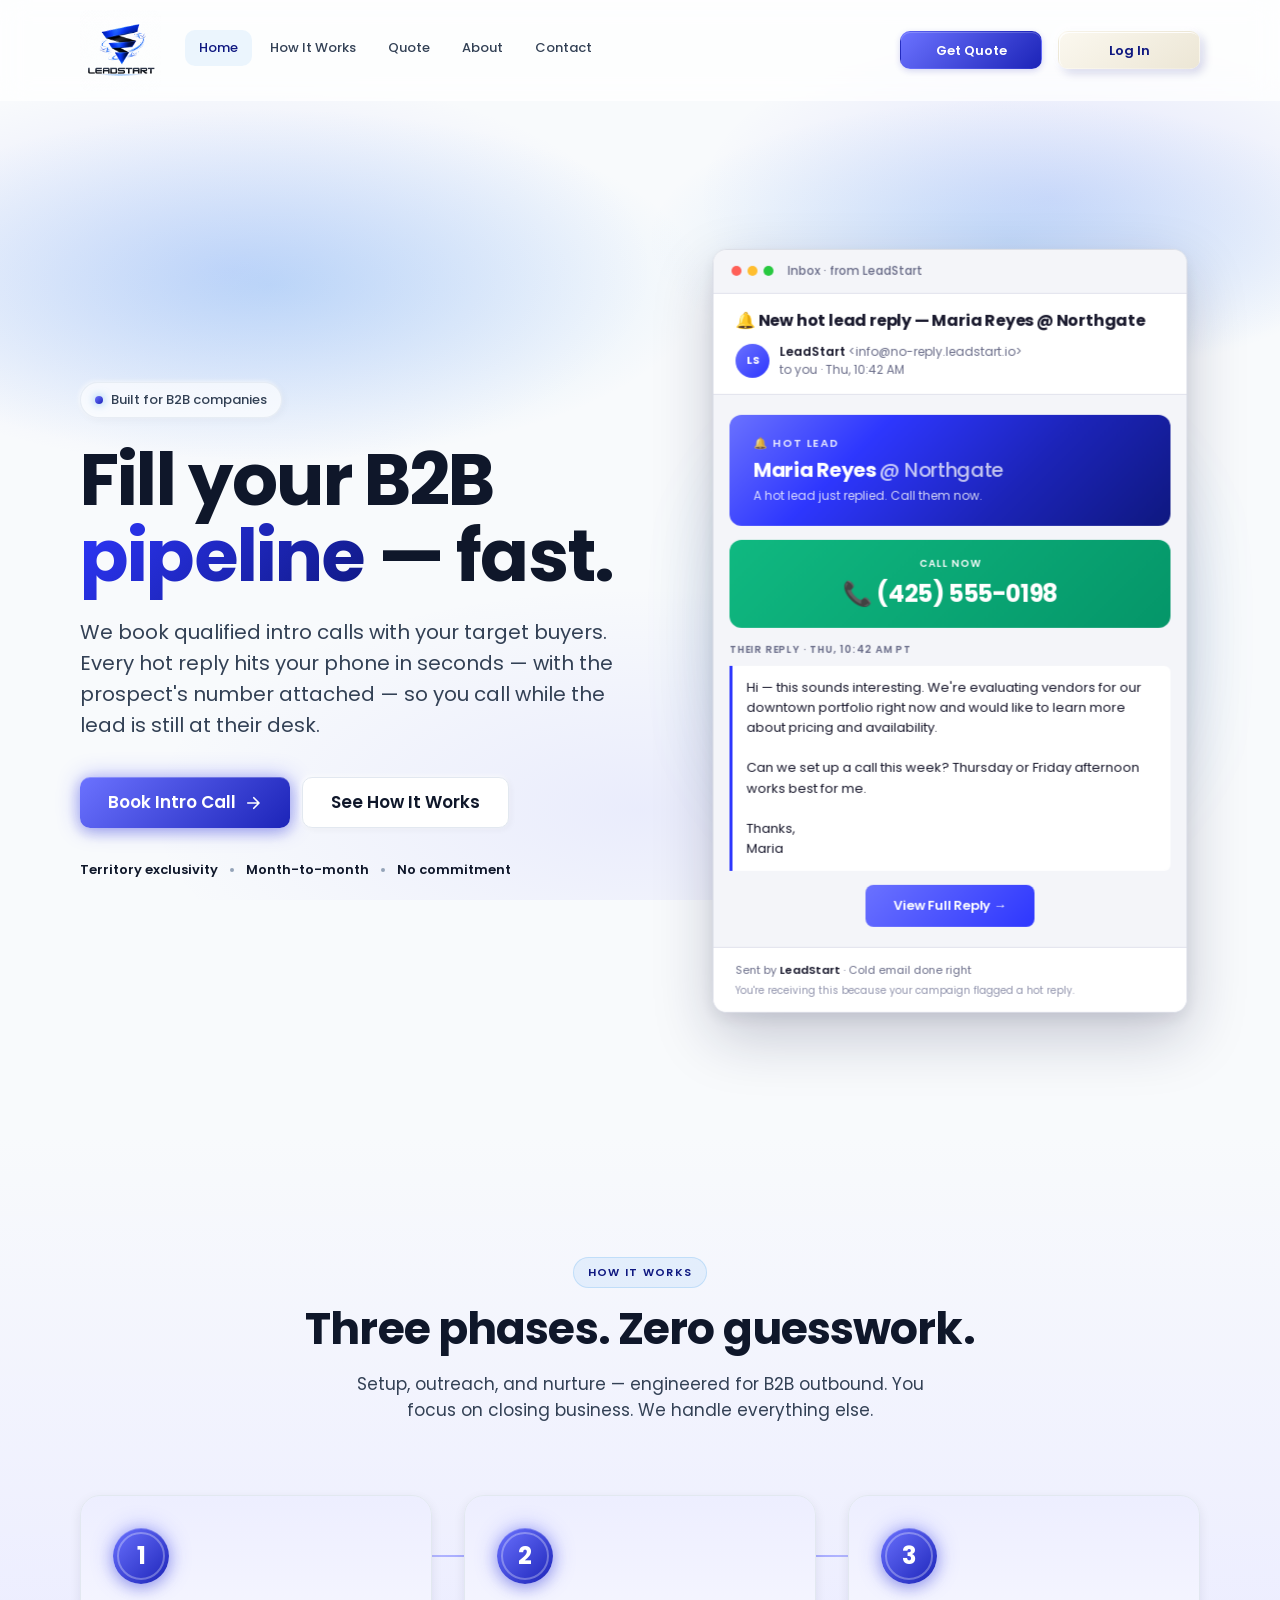
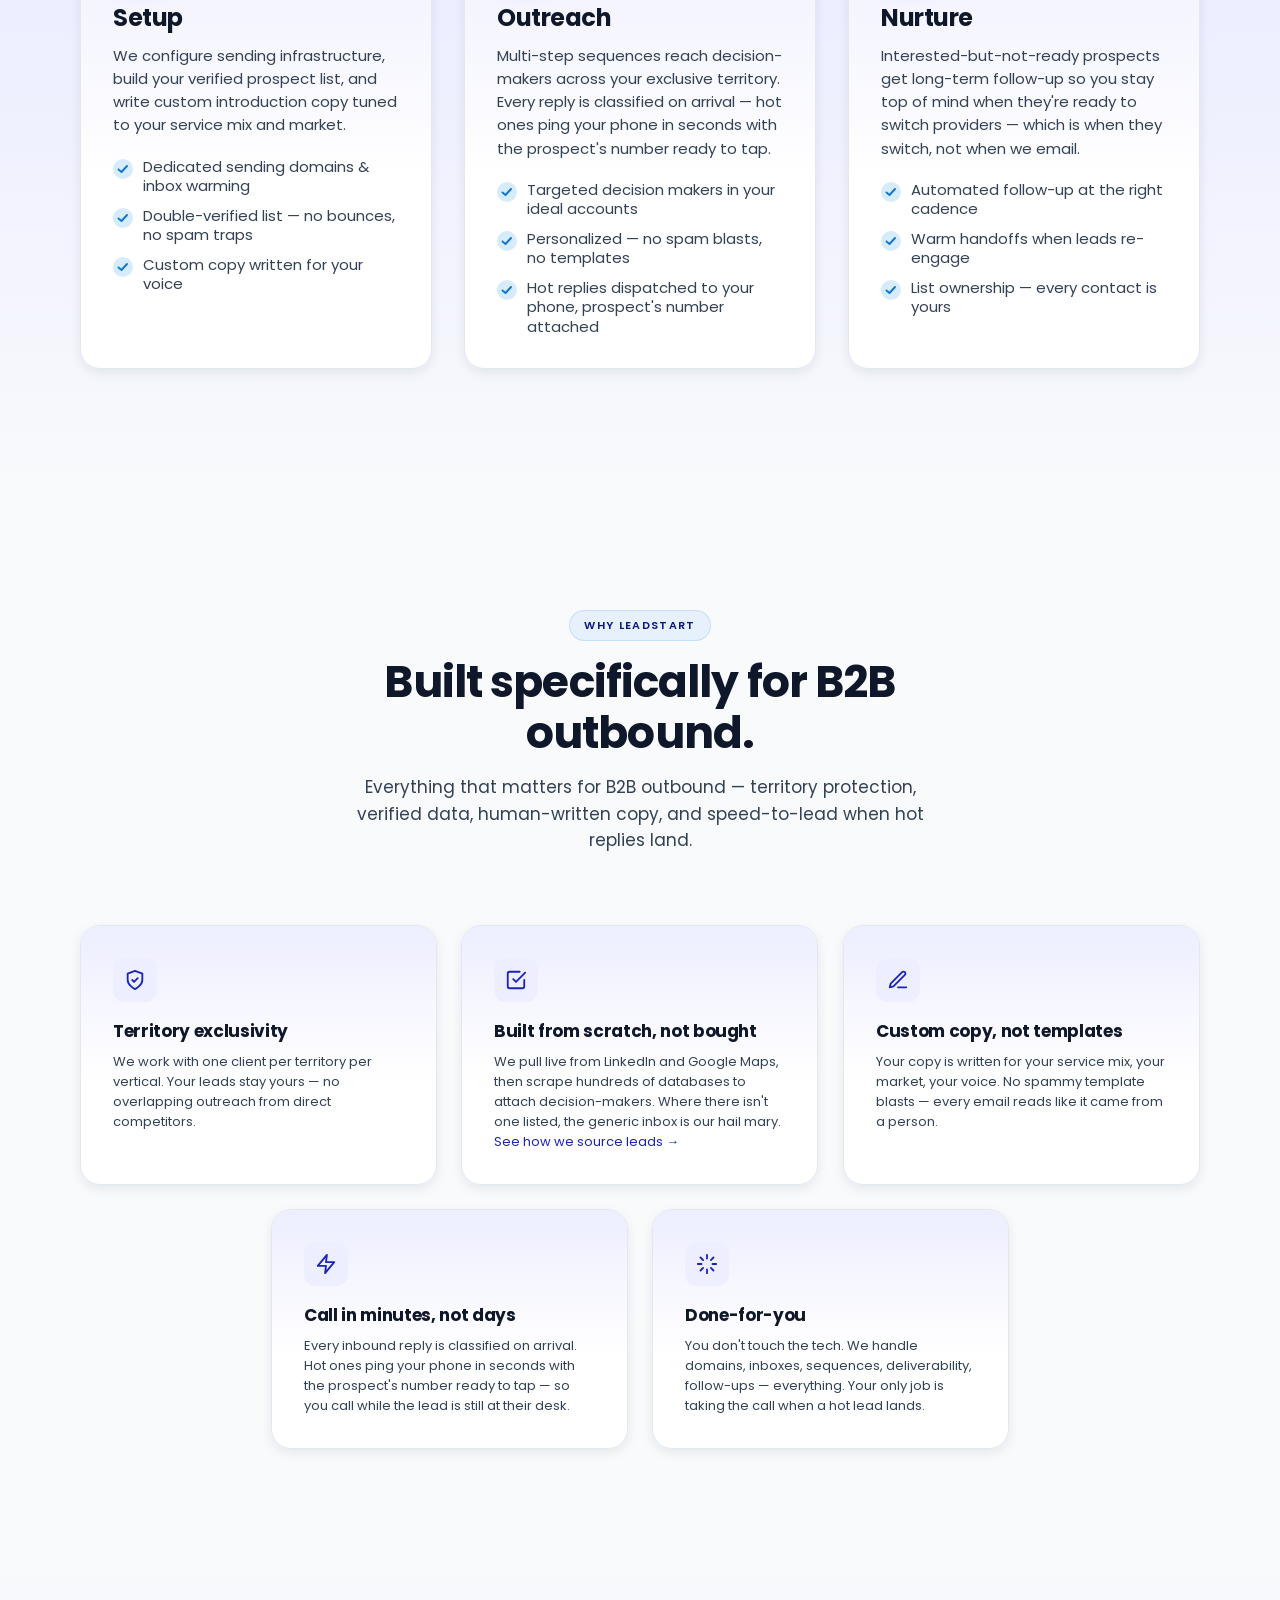
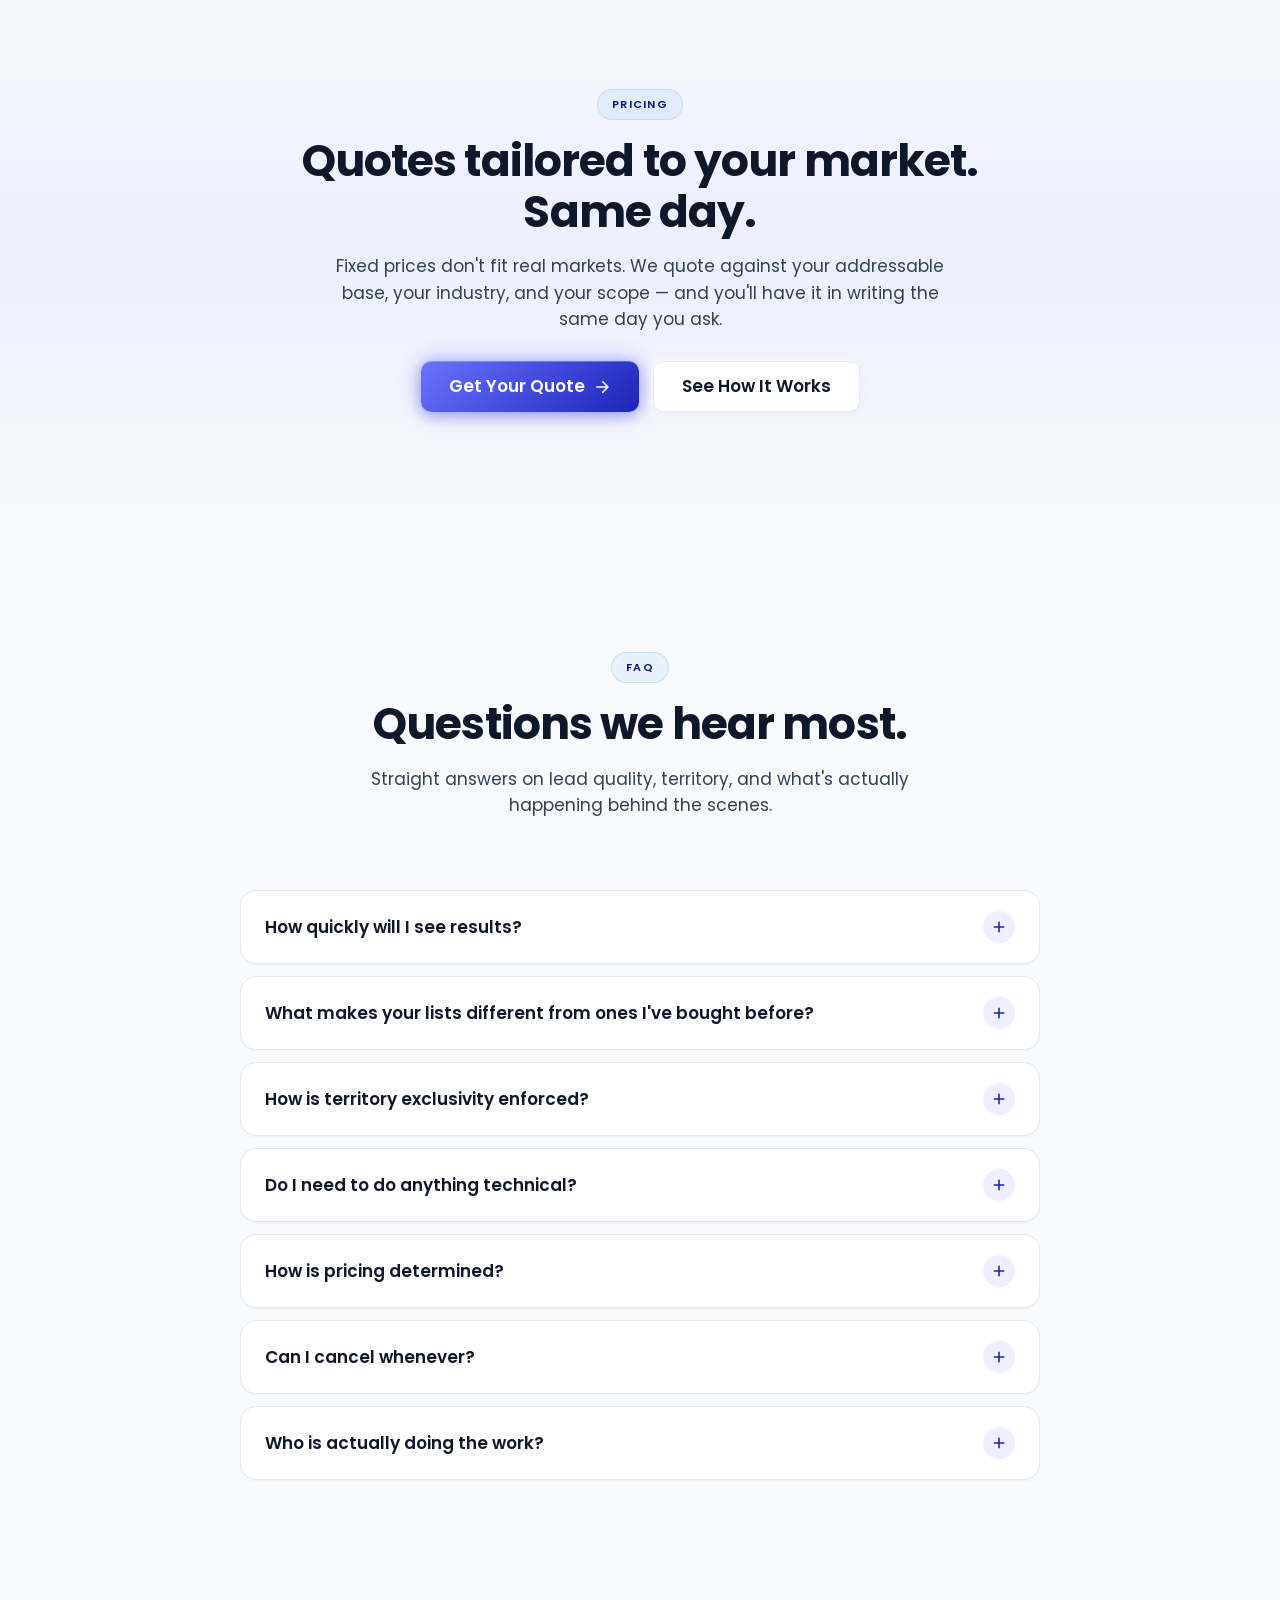
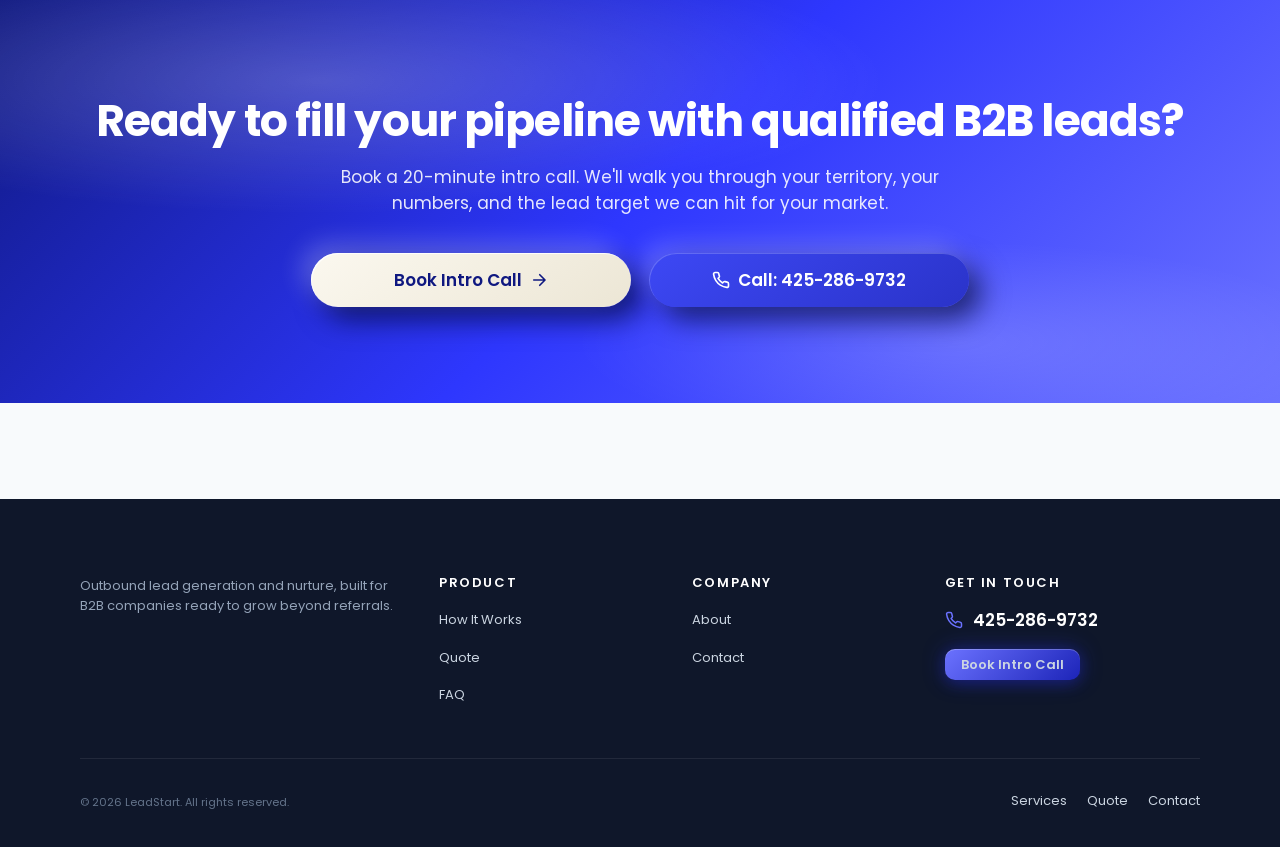
<file: index.html>
<!DOCTYPE html>
<html lang="en">
<head>
  <meta charset="UTF-8" />
  <meta name="viewport" content="width=device-width, initial-scale=1.0" />
  <meta name="theme-color" content="#2e37fe" />
  <title>LeadStart — Outbound Lead Generation for B2B Companies</title>
  <meta name="description" content="LeadStart books qualified intro calls with your target buyers. Custom cold email, verified lists, exclusive territory." />
  <meta name="author" content="LeadStart" />

  <!-- Open Graph -->
  <meta property="og:type" content="website" />
  <meta property="og:title" content="LeadStart — Outbound Lead Generation for B2B Companies" />
  <meta property="og:description" content="Simplified lead gen & nurture solution. Book qualified intro calls with commercial decision-makers — no ads, no spam blasts, just targeted outbound." />
  <meta property="og:url" content="https://leadstart.io/" />
  <meta property="og:image" content="/assets/img/og-image.png" />
  <meta name="twitter:card" content="summary_large_image" />

  <!-- Fonts -->
  <link rel="preconnect" href="https://fonts.googleapis.com" />
  <link rel="preconnect" href="https://fonts.gstatic.com" crossorigin />
  <link href="https://fonts.googleapis.com/css2?family=Poppins:wght@400;500;600;700&display=swap" rel="stylesheet" />

  <!-- Favicon -->
  <link rel="icon" type="image/png" href="/assets/img/favicon.png" />

  <!-- Styles (load order matters) -->
  <link rel="stylesheet" href="/assets/css/tokens.css" />
  <link rel="stylesheet" href="/assets/css/base.css" />
  <link rel="stylesheet" href="/assets/css/layout.css" />
  <link rel="stylesheet" href="/assets/css/components.css" />
  <link rel="stylesheet" href="/assets/css/pages.css" />

  <style>
    .quote-band { text-align: center; }
    .quote-band .section-header { margin-bottom: 8px; }
    .quote-band .quote-ctas {
      display: flex;
      gap: 14px;
      justify-content: center;
      flex-wrap: wrap;
      margin-top: 28px;
    }
  </style>
</head>
<body>

  <a href="#main" class="skip-link">Skip to content</a>

  <!-- =============== HEADER =============== -->
  <header class="site-header" id="siteHeader">
    <div class="nav">
      <a href="/" class="logo" aria-label="LeadStart home">
        <span class="logo-mark" aria-hidden="true">
          <img src="/assets/img/leadstart-logo.png" alt="" />
        </span>
      </a>

      <nav aria-label="Primary">
        <ul class="nav-links">
          <li><a href="/" class="active">Home</a></li>
          <li><a href="/services.html">How It Works</a></li>
          <li><a href="/quote.html">Quote</a></li>
          <li><a href="/about.html">About</a></li>
          <li><a href="/contact.html">Contact</a></li>
        </ul>
      </nav>

      <a href="/quote.html" class="btn btn-primary btn-sm nav-cta">
        Get Quote
      </a>
      <a href="/app/login" class="btn btn-secondary btn-sm nav-login">
        Log In
      </a>

      <button class="hamburger" type="button" aria-label="Open menu" aria-expanded="false" aria-controls="mobileDrawer">
        <span></span>
      </button>
    </div>
  </header>

  <!-- Mobile drawer -->
  <div class="mobile-drawer" id="mobileDrawer">
    <ul class="mobile-drawer-links">
      <li><a href="/" class="active">Home</a></li>
      <li><a href="/services.html">How It Works</a></li>
      <li><a href="/quote.html">Quote</a></li>
      <li><a href="/about.html">About</a></li>
      <li><a href="/contact.html">Contact</a></li>
    </ul>
    <a href="/app/login" class="btn btn-secondary" style="margin-bottom:10px;">
      Log In
    </a>
    <a href="/quote.html" class="btn btn-primary">
      Get Quote
      <svg viewBox="0 0 24 24" fill="none" stroke="currentColor" stroke-width="2.2" stroke-linecap="round" stroke-linejoin="round"><path d="M5 12h14M13 5l7 7-7 7"/></svg>
    </a>
  </div>

  <main id="main">

    <!-- =============== HERO =============== -->
    <section class="hero">
      <div class="container">
        <div class="hero-inner">
          <div class="hero-copy" data-reveal>
            <span class="pill-glass mb-24">
              <span class="dot"></span>
              Built for B2B companies
            </span>
            <h1>
              Fill your B2B <span class="text-grad">pipeline</span> — fast.
            </h1>
            <p class="lead">
              We book qualified intro calls with your target buyers. Every hot reply hits your phone in seconds — with the prospect's number attached — so you call while the lead is still at their desk.
            </p>
            <div class="hero-ctas">
              <a href="/contact.html" class="btn btn-primary btn-lg">
                Book Intro Call
                <svg viewBox="0 0 24 24" fill="none" stroke="currentColor" stroke-width="2.2" stroke-linecap="round" stroke-linejoin="round"><path d="M5 12h14M13 5l7 7-7 7"/></svg>
              </a>
              <a href="/services.html" class="btn btn-secondary btn-lg">
                See How It Works
              </a>
            </div>
            <div class="hero-trust">
              <strong class="text-primary">Territory exclusivity</strong>
              <span class="divider-dot"></span>
              <strong class="text-primary">Month-to-month</strong>
              <span class="divider-dot"></span>
              <strong class="text-primary">No commitment</strong>
            </div>
          </div>

          <!-- Hot-lead notification animation: envelope opens, email pops out -->
          <div class="hero-visual" aria-hidden="true">
            <div class="hla-stage">
              <div class="hla-envelope">
                <div class="hla-env-back"></div>
                <div class="hla-env-pocket"></div>
                <div class="hla-env-flap"></div>
                <div class="hla-seal">!</div>
                <div class="hla-pulse-ring"></div>
                <div class="hla-pulse-ring hla-r2"></div>
              </div>
              <div class="hla-mockup-slot">
                <div class="hla-mockup-inner">
                  <div class="hla-mockup-card">
                    <div class="hla-toolbar">
                      <div class="hla-dots"><span></span><span></span><span></span></div>
                      <span class="hla-toolbar-label">Inbox · from LeadStart</span>
                    </div>
                    <div class="hla-mail-header">
                      <div class="hla-subject">🔔 New hot lead reply — Maria Reyes @ Northgate</div>
                      <div class="hla-meta">
                        <div class="hla-avatar">LS</div>
                        <div class="hla-meta-body">
                          <div><strong>LeadStart</strong> &lt;info@no-reply.leadstart.io&gt;</div>
                          <div>to you · Thu, 10:42 AM</div>
                        </div>
                      </div>
                    </div>
                    <div class="hla-email-bg">
                      <div class="hla-hero-card">
                        <p class="hla-eyebrow">🔔 Hot lead</p>
                        <div class="hla-h1">Maria Reyes <span class="hla-dim">@ Northgate</span></div>
                        <p class="hla-sub">A hot lead just replied. Call them now.</p>
                      </div>
                      <div class="hla-phone">
                        <p class="hla-phone-label">Call now</p>
                        <p class="hla-phone-num">📞 (425) 555-0198</p>
                      </div>
                      <div class="hla-reply">
                        <p class="hla-reply-label">Their reply · Thu, 10:42 AM PT</p>
                        <div class="hla-reply-quote">Hi — this sounds interesting. We're evaluating vendors for our downtown portfolio right now and would like to learn more about pricing and availability.

Can we set up a call this week? Thursday or Friday afternoon works best for me.

Thanks,
Maria</div>
                      </div>
                      <div class="hla-cta-wrap">
                        <a href="#" class="hla-cta">View Full Reply →</a>
                      </div>
                    </div>
                    <div class="hla-footer">
                      <p class="hla-footer-line">Sent by <strong>LeadStart</strong> · Cold email done right</p>
                      <p class="hla-footer-fine">You're receiving this because your campaign flagged a hot reply.</p>
                    </div>
                  </div>
                </div>
              </div>
            </div>
          </div>
        </div>
      </div>
    </section>


    <!-- =============== 3-PHASE PROCESS =============== -->
    <section class="section process section-alt" id="process">
      <div class="container">
        <div class="section-header" data-reveal>
          <span class="eyebrow">How it works</span>
          <h2>Three phases. Zero guesswork.</h2>
          <p>Setup, outreach, and nurture — engineered for B2B outbound. You focus on closing business. We handle everything else.</p>
        </div>

        <div class="process-grid">

          <article class="card process-card" data-reveal>
            <div class="step-number">1</div>
            <h3>Setup</h3>
            <p>We configure sending infrastructure, build your verified prospect list, and write custom introduction copy tuned to your service mix and market.</p>
            <ul class="check-list">
              <li>Dedicated sending domains &amp; inbox warming</li>
              <li>Double-verified list — no bounces, no spam traps</li>
              <li>Custom copy written for your voice</li>
            </ul>
          </article>

          <article class="card process-card" data-reveal data-reveal-delay="0.1s">
            <div class="step-number">2</div>
            <h3>Outreach</h3>
            <p>Multi-step sequences reach decision-makers across your exclusive territory. Every reply is classified on arrival — hot ones ping your phone in seconds with the prospect's number ready to tap.</p>
            <ul class="check-list">
              <li>Targeted decision makers in your ideal accounts</li>
              <li>Personalized — no spam blasts, no templates</li>
              <li>Hot replies dispatched to your phone, prospect's number attached</li>
            </ul>
          </article>

          <article class="card process-card" data-reveal data-reveal-delay="0.2s">
            <div class="step-number">3</div>
            <h3>Nurture</h3>
            <p>Interested-but-not-ready prospects get long-term follow-up so you stay top of mind when they're ready to switch providers — which is when they switch, not when we email.</p>
            <ul class="check-list">
              <li>Automated follow-up at the right cadence</li>
              <li>Warm handoffs when leads re-engage</li>
              <li>List ownership — every contact is yours</li>
            </ul>
          </article>

        </div>
      </div>
    </section>


    <!-- =============== FEATURES =============== -->
    <section class="section" id="features">
      <div class="container">
        <div class="section-header" data-reveal>
          <span class="eyebrow">Why LeadStart</span>
          <h2>Built specifically for B2B outbound.</h2>
          <p>Everything that matters for B2B outbound — territory protection, verified data, human-written copy, and speed-to-lead when hot replies land.</p>
        </div>

        <div class="feature-grid">

          <article class="card card-hover feature-card" data-reveal>
            <div class="icon-chip" aria-hidden="true">
              <svg viewBox="0 0 24 24" fill="none" stroke="currentColor" stroke-width="2" stroke-linecap="round" stroke-linejoin="round"><path d="M12 22s8-4 8-10V5l-8-3-8 3v7c0 6 8 10 8 10z"/><path d="m9 12 2 2 4-4"/></svg>
            </div>
            <h4>Territory exclusivity</h4>
            <p>We work with one client per territory per vertical. Your leads stay yours — no overlapping outreach from direct competitors.</p>
          </article>

          <article class="card card-hover feature-card" data-reveal data-reveal-delay="0.05s">
            <div class="icon-chip" aria-hidden="true">
              <svg viewBox="0 0 24 24" fill="none" stroke="currentColor" stroke-width="2" stroke-linecap="round" stroke-linejoin="round"><path d="M9 11l3 3L22 4"/><path d="M21 12v7a2 2 0 0 1-2 2H5a2 2 0 0 1-2-2V5a2 2 0 0 1 2-2h11"/></svg>
            </div>
            <h4>Built from scratch, not bought</h4>
            <p>We pull live from LinkedIn and Google Maps, then scrape hundreds of databases to attach decision-makers. Where there isn't one listed, the generic inbox is our hail mary. <a href="/services.html#list-building">See how we source leads &rarr;</a></p>
          </article>

          <article class="card card-hover feature-card" data-reveal data-reveal-delay="0.1s">
            <div class="icon-chip" aria-hidden="true">
              <svg viewBox="0 0 24 24" fill="none" stroke="currentColor" stroke-width="2" stroke-linecap="round" stroke-linejoin="round"><path d="M12 20h9"/><path d="M16.5 3.5a2.121 2.121 0 0 1 3 3L7 19l-4 1 1-4L16.5 3.5z"/></svg>
            </div>
            <h4>Custom copy, not templates</h4>
            <p>Your copy is written for your service mix, your market, your voice. No spammy template blasts — every email reads like it came from a person.</p>
          </article>

          <article class="card card-hover feature-card" data-reveal data-reveal-delay="0.15s">
            <div class="icon-chip" aria-hidden="true">
              <svg viewBox="0 0 24 24" fill="none" stroke="currentColor" stroke-width="2" stroke-linecap="round" stroke-linejoin="round"><polygon points="13 2 3 14 12 14 11 22 21 10 12 10 13 2"/></svg>
            </div>
            <h4>Call in minutes, not days</h4>
            <p>Every inbound reply is classified on arrival. Hot ones ping your phone in seconds with the prospect's number ready to tap — so you call while the lead is still at their desk.</p>
          </article>

          <article class="card card-hover feature-card" data-reveal data-reveal-delay="0.2s">
            <div class="icon-chip" aria-hidden="true">
              <svg viewBox="0 0 24 24" fill="none" stroke="currentColor" stroke-width="2" stroke-linecap="round" stroke-linejoin="round"><path d="M12 2v4M12 18v4M4.93 4.93l2.83 2.83M16.24 16.24l2.83 2.83M2 12h4M18 12h4M4.93 19.07l2.83-2.83M16.24 7.76l2.83-2.83"/></svg>
            </div>
            <h4>Done-for-you</h4>
            <p>You don't touch the tech. We handle domains, inboxes, sequences, deliverability, follow-ups — everything. Your only job is taking the call when a hot lead lands.</p>
          </article>

        </div>
      </div>
    </section>


    <!-- =============== QUOTE BAND =============== -->
    <section class="section section-alt quote-band" id="pricing-teaser">
      <div class="container-narrow">
        <div class="section-header" data-reveal>
          <span class="eyebrow">Pricing</span>
          <h2>Quotes tailored to your market.<br>Same day.</h2>
          <p>Fixed prices don't fit real markets. We quote against your addressable base, your industry, and your scope — and you'll have it in writing the same day you ask.</p>
        </div>

        <div class="quote-ctas" data-reveal data-reveal-delay="0.1s">
          <a href="/quote.html" class="btn btn-primary btn-lg">
            Get Your Quote
            <svg viewBox="0 0 24 24" fill="none" stroke="currentColor" stroke-width="2.2" stroke-linecap="round" stroke-linejoin="round"><path d="M5 12h14M13 5l7 7-7 7"/></svg>
          </a>
          <a href="/services.html" class="btn btn-secondary btn-lg">See How It Works</a>
        </div>

      </div>
    </section>


    <!-- =============== FAQ =============== -->
    <section class="section" id="faq">
      <div class="container-narrow">
        <div class="section-header" data-reveal>
          <span class="eyebrow">FAQ</span>
          <h2>Questions we hear most.</h2>
          <p>Straight answers on lead quality, territory, and what's actually happening behind the scenes.</p>
        </div>

        <div class="faq-list" data-accordion-group>

          <details class="faq-item" data-accordion>
            <summary>
              How quickly will I see results?
              <span class="faq-icon" aria-hidden="true">
                <svg viewBox="0 0 24 24" fill="none" stroke="currentColor" stroke-width="2.4" stroke-linecap="round"><path d="M12 5v14M5 12h14"/></svg>
              </span>
            </summary>
            <div class="faq-body">
              <p>Setup and inbox warming takes the first two weeks. Sends begin in week 3 at a conservative volume and ramp up over the first month. Most clients see their first booked intro calls between weeks 3 and 5, with volume increasing through month two as the full sequence rolls out.</p>
            </div>
          </details>

          <details class="faq-item" data-accordion>
            <summary>
              What makes your lists different from ones I've bought before?
              <span class="faq-icon" aria-hidden="true">
                <svg viewBox="0 0 24 24" fill="none" stroke="currentColor" stroke-width="2.4" stroke-linecap="round"><path d="M12 5v14M5 12h14"/></svg>
              </span>
            </summary>
            <div class="faq-body">
              <p>Recycled lists get everyone nowhere. Ours are pulled fresh for your exact market and role targets, then double-verified before a single send. You own every contact outright — nothing is resold, and nothing overlaps with another client's outreach.</p>
            </div>
          </details>

          <details class="faq-item" data-accordion>
            <summary>
              How is territory exclusivity enforced?
              <span class="faq-icon" aria-hidden="true">
                <svg viewBox="0 0 24 24" fill="none" stroke="currentColor" stroke-width="2.4" stroke-linecap="round"><path d="M12 5v14M5 12h14"/></svg>
              </span>
            </summary>
            <div class="faq-body">
              <p>We sign one client per territory per vertical. Your prospect list is carved from that market and reserved for you — no one else we work with is emailing your prospects, period. If a direct competitor approaches us for the same territory, we decline.</p>
            </div>
          </details>

          <details class="faq-item" data-accordion>
            <summary>
              Do I need to do anything technical?
              <span class="faq-icon" aria-hidden="true">
                <svg viewBox="0 0 24 24" fill="none" stroke="currentColor" stroke-width="2.4" stroke-linecap="round"><path d="M12 5v14M5 12h14"/></svg>
              </span>
            </summary>
            <div class="faq-body">
              <p>No. We handle domains, inbox configuration, deliverability, sequence setup, warming, and follow-ups. Your only job is replying to interested leads — which we route to your main inbox in real time.</p>
            </div>
          </details>

          <details class="faq-item" data-accordion>
            <summary>
              How is pricing determined?
              <span class="faq-icon" aria-hidden="true">
                <svg viewBox="0 0 24 24" fill="none" stroke="currentColor" stroke-width="2.4" stroke-linecap="round"><path d="M12 5v14M5 12h14"/></svg>
              </span>
            </summary>
            <div class="faq-body">
              <p>We price against your market, not a fixed tier. The setup fee covers domains, inbox provisioning, deliverability warming, custom copy, and verified list build — it scales with the size of your addressable market. Monthly rate is tied to your agreed lead target. You'll have a written quote with both line items the same day you ask.</p>
            </div>
          </details>

          <details class="faq-item" data-accordion>
            <summary>
              Can I cancel whenever?
              <span class="faq-icon" aria-hidden="true">
                <svg viewBox="0 0 24 24" fill="none" stroke="currentColor" stroke-width="2.4" stroke-linecap="round"><path d="M12 5v14M5 12h14"/></svg>
              </span>
            </summary>
            <div class="faq-body">
              <p>Yes. Month-to-month. No annual contracts. If the campaign isn't producing, we'd rather part ways than have you locked in.</p>
            </div>
          </details>

          <details class="faq-item" data-accordion>
            <summary>
              Who is actually doing the work?
              <span class="faq-icon" aria-hidden="true">
                <svg viewBox="0 0 24 24" fill="none" stroke="currentColor" stroke-width="2.4" stroke-linecap="round"><path d="M12 5v14M5 12h14"/></svg>
              </span>
            </summary>
            <div class="faq-body">
              <p>A small, direct team — no outsourcing, no offshore content mills. Daniel runs strategy and client calls. Copy and list builds are handled in-house by people who've worked on B2B outbound specifically.</p>
            </div>
          </details>

        </div>
      </div>
    </section>


    <!-- =============== FINAL CTA BAND =============== -->
    <section class="cta-band">
      <div class="container">
        <h2 data-reveal>Ready to fill your pipeline with qualified B2B leads?</h2>
        <p data-reveal data-reveal-delay="0.1s">Book a 20-minute intro call. We'll walk you through your territory, your numbers, and the lead target we can hit for your market.</p>
        <div class="row" data-reveal data-reveal-delay="0.2s">
          <a href="/contact.html" class="btn btn-on-dark btn-lg">
            Book Intro Call
            <svg viewBox="0 0 24 24" fill="none" stroke="currentColor" stroke-width="2.2" stroke-linecap="round" stroke-linejoin="round"><path d="M5 12h14M13 5l7 7-7 7"/></svg>
          </a>
          <a href="tel:+14252869732" class="btn btn-ghost-on-dark btn-lg">
            <svg viewBox="0 0 24 24" fill="none" stroke="currentColor" stroke-width="2.2" stroke-linecap="round" stroke-linejoin="round"><path d="M22 16.92v3a2 2 0 0 1-2.18 2 19.79 19.79 0 0 1-8.63-3.07 19.5 19.5 0 0 1-6-6 19.79 19.79 0 0 1-3.07-8.67A2 2 0 0 1 4.11 2h3a2 2 0 0 1 2 1.72 12.84 12.84 0 0 0 .7 2.81 2 2 0 0 1-.45 2.11L8.09 9.91a16 16 0 0 0 6 6l1.27-1.27a2 2 0 0 1 2.11-.45 12.84 12.84 0 0 0 2.81.7A2 2 0 0 1 22 16.92z"/></svg>
            Call: 425-286-9732
          </a>
        </div>
      </div>
    </section>

  </main>


  <!-- =============== FOOTER =============== -->
  <footer class="site-footer">
    <div class="container">
      <div class="footer-grid">

        <div class="footer-brand">
          <p>Outbound lead generation and nurture, built for B2B companies ready to grow beyond referrals.</p>
        </div>

        <div>
          <h5>Product</h5>
          <ul>
            <li><a href="/services.html">How It Works</a></li>
            <li><a href="/quote.html">Quote</a></li>
            <li><a href="/#faq">FAQ</a></li>
          </ul>
        </div>

        <div>
          <h5>Company</h5>
          <ul>
            <li><a href="/about.html">About</a></li>
            <li><a href="/contact.html">Contact</a></li>
          </ul>
        </div>

        <div>
          <h5>Get in touch</h5>
          <a href="tel:+14252869732" class="phone-link">
            <svg viewBox="0 0 24 24" fill="none" stroke="currentColor" stroke-width="2" stroke-linecap="round" stroke-linejoin="round" width="18" height="18"><path d="M22 16.92v3a2 2 0 0 1-2.18 2 19.79 19.79 0 0 1-8.63-3.07 19.5 19.5 0 0 1-6-6 19.79 19.79 0 0 1-3.07-8.67A2 2 0 0 1 4.11 2h3a2 2 0 0 1 2 1.72 12.84 12.84 0 0 0 .7 2.81 2 2 0 0 1-.45 2.11L8.09 9.91a16 16 0 0 0 6 6l1.27-1.27a2 2 0 0 1 2.11-.45 12.84 12.84 0 0 0 2.81.7A2 2 0 0 1 22 16.92z"/></svg>
            425-286-9732
          </a>
          <a href="/contact.html" class="btn btn-primary btn-sm">Book Intro Call</a>
        </div>
      </div>

      <div class="footer-bottom">
        <span>&copy; <span id="year">2026</span> LeadStart. All rights reserved.</span>
        <ul class="footer-bottom-links">
          <li><a href="/services.html">Services</a></li>
          <li><a href="/quote.html">Quote</a></li>
          <li><a href="/contact.html">Contact</a></li>
        </ul>
      </div>
    </div>
  </footer>

  <script>document.getElementById('year').textContent = new Date().getFullYear();</script>
  <script defer src="/assets/js/nav.js"></script>
  <script defer src="/assets/js/accordion.js"></script>
  <script defer src="/assets/js/reveal.js"></script>
  <!-- Pan Pal is off for the time being: his files stay (assets/js/panpal.js, assets/css/panpal.css); add his stylesheet and script back to turn him on -->
</body>
</html>
</file>
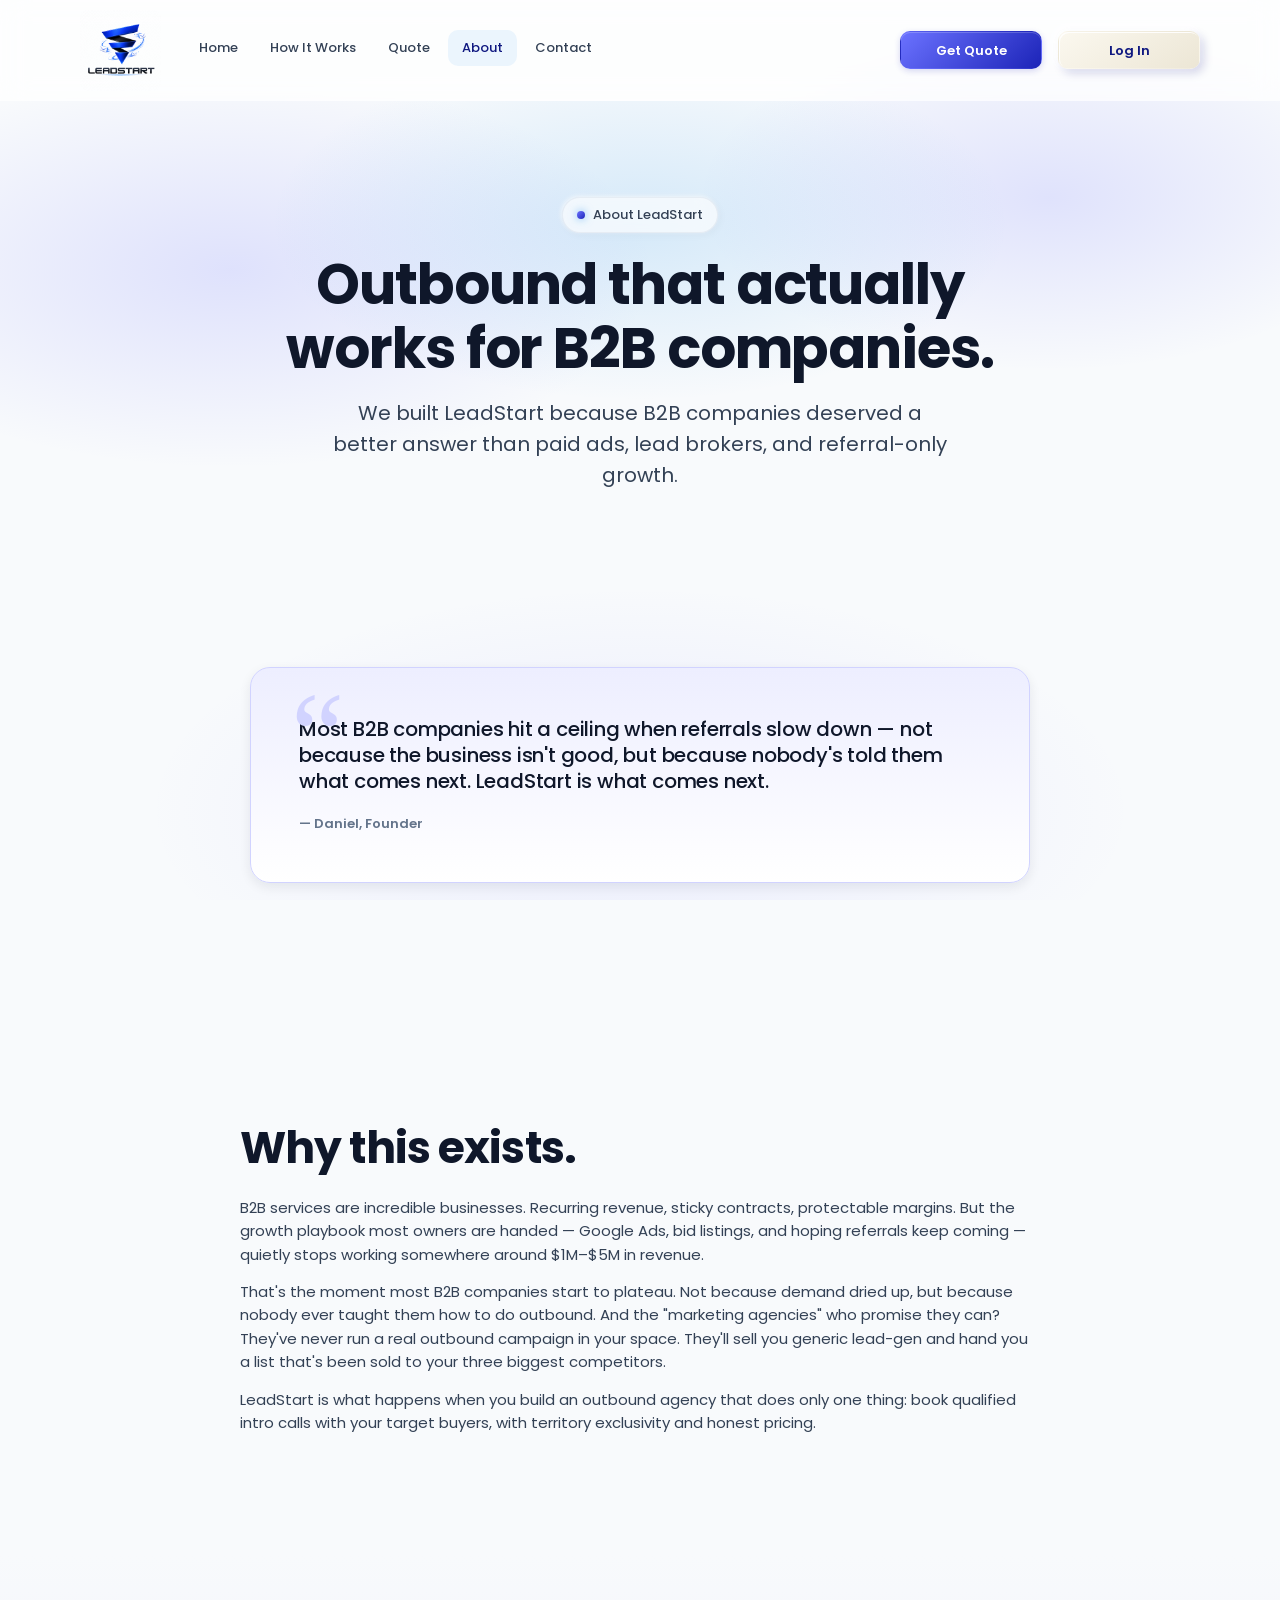
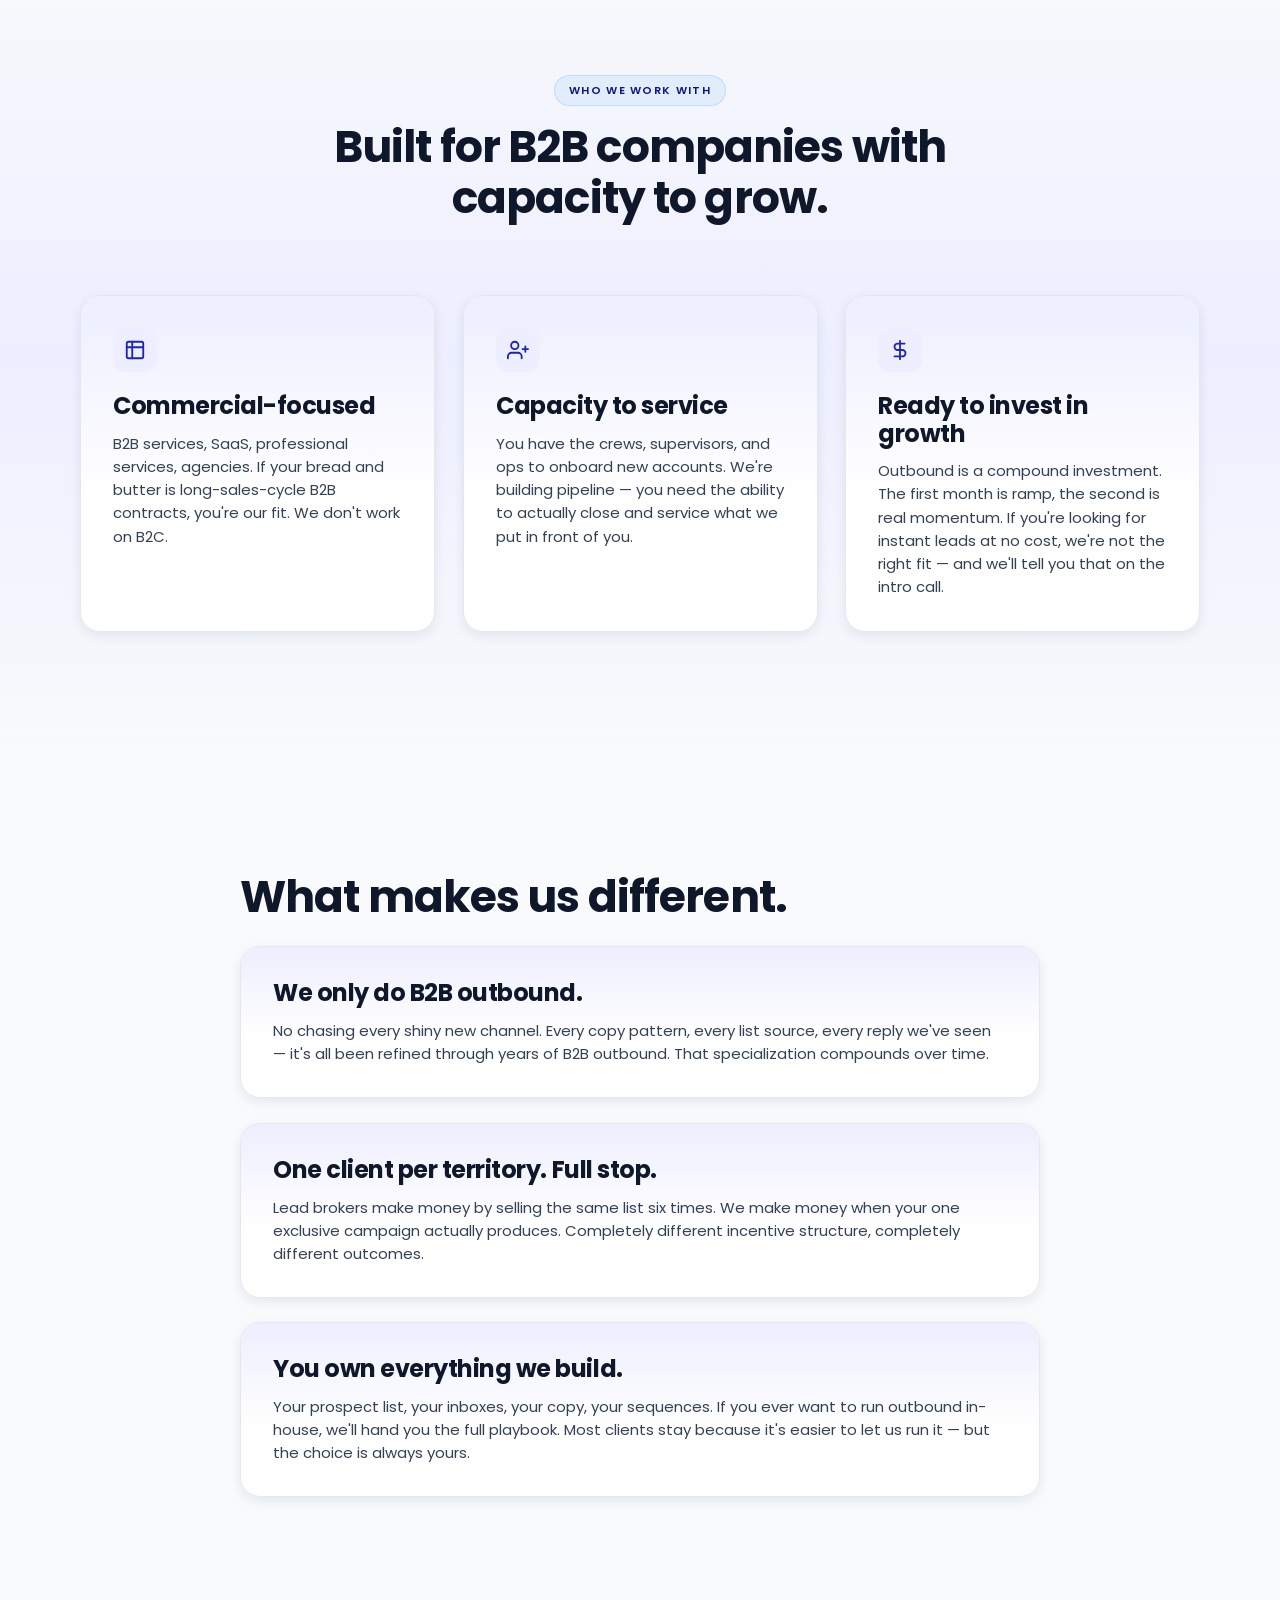
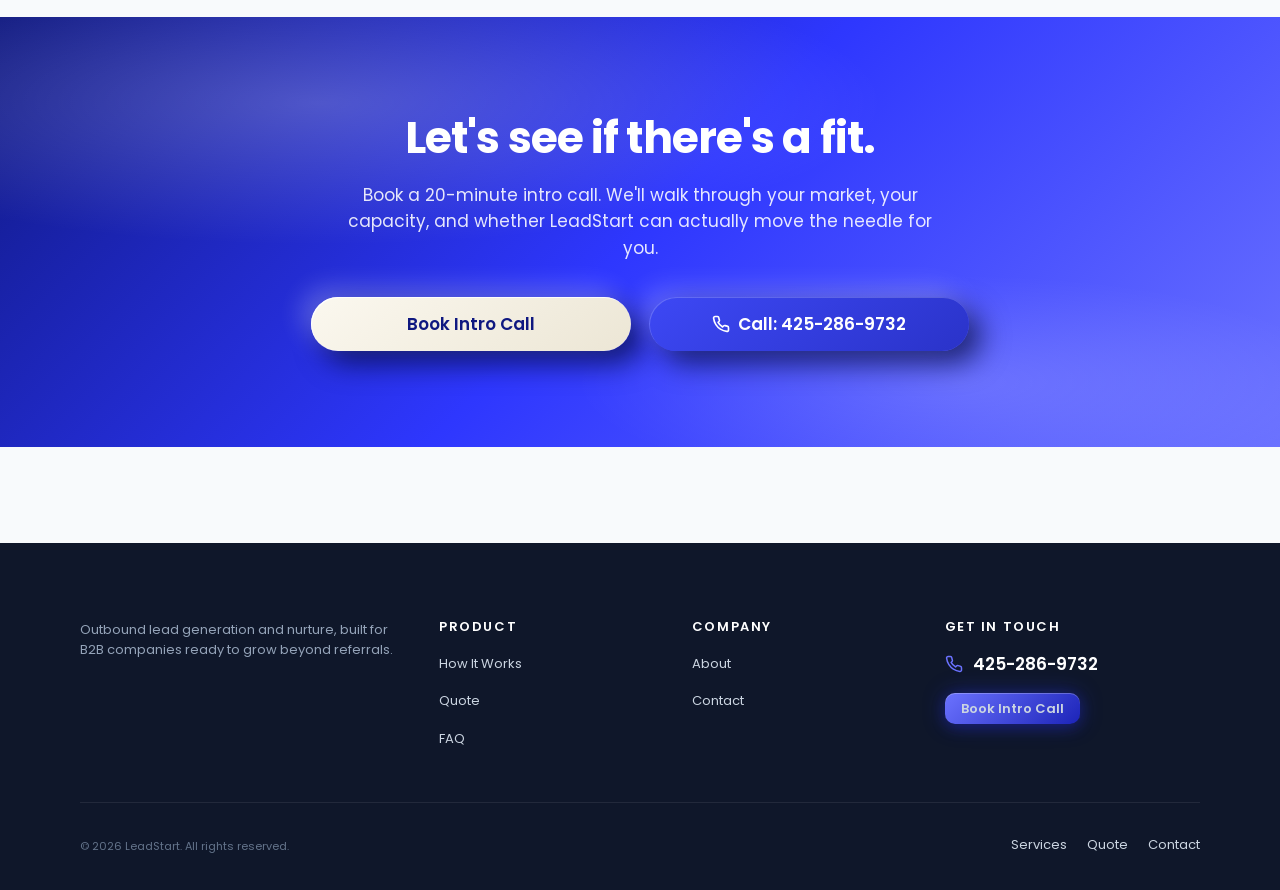
<file: about.html>
<!DOCTYPE html>
<html lang="en">
<head>
  <meta charset="UTF-8" />
  <meta name="viewport" content="width=device-width, initial-scale=1.0" />
  <meta name="theme-color" content="#2e37fe" />
  <title>About — LeadStart</title>
  <meta name="description" content="Why LeadStart exists: we help B2B companies grow beyond referrals with outbound that actually works." />

  <meta property="og:type" content="website" />
  <meta property="og:title" content="About — LeadStart" />
  <meta property="og:description" content="Why LeadStart exists, who we work with, and what makes our outbound different." />
  <meta property="og:url" content="https://leadstart.io/about.html" />
  <meta property="og:image" content="/assets/img/og-image.png" />

  <link rel="preconnect" href="https://fonts.googleapis.com" />
  <link rel="preconnect" href="https://fonts.gstatic.com" crossorigin />
  <link href="https://fonts.googleapis.com/css2?family=Poppins:wght@400;500;600;700&display=swap" rel="stylesheet" />
  <link rel="icon" type="image/png" href="/assets/img/favicon.png" />

  <link rel="stylesheet" href="/assets/css/tokens.css" />
  <link rel="stylesheet" href="/assets/css/base.css" />
  <link rel="stylesheet" href="/assets/css/layout.css" />
  <link rel="stylesheet" href="/assets/css/components.css" />
  <link rel="stylesheet" href="/assets/css/pages.css" />
</head>
<body>

  <a href="#main" class="skip-link">Skip to content</a>

  <header class="site-header">
    <div class="nav">
      <a href="/" class="logo" aria-label="LeadStart home">
        <span class="logo-mark" aria-hidden="true">
          <img src="/assets/img/leadstart-logo.png" alt="" />
        </span>
      </a>
      <nav aria-label="Primary">
        <ul class="nav-links">
          <li><a href="/">Home</a></li>
          <li><a href="/services.html">How It Works</a></li>
          <li><a href="/quote.html">Quote</a></li>
          <li><a href="/about.html" class="active">About</a></li>
          <li><a href="/contact.html">Contact</a></li>
        </ul>
      </nav>
      <a href="/quote.html" class="btn btn-primary btn-sm nav-cta">
        Get Quote
      </a>
      <a href="/app/login" class="btn btn-secondary btn-sm nav-login">
        Log In
      </a>
      <button class="hamburger" type="button" aria-label="Open menu" aria-expanded="false" aria-controls="mobileDrawer">
        <span></span>
      </button>
    </div>
  </header>

  <div class="mobile-drawer" id="mobileDrawer">
    <ul class="mobile-drawer-links">
      <li><a href="/">Home</a></li>
      <li><a href="/services.html">How It Works</a></li>
      <li><a href="/quote.html">Quote</a></li>
      <li><a href="/about.html" class="active">About</a></li>
      <li><a href="/contact.html">Contact</a></li>
    </ul>
    <a href="/app/login" class="btn btn-secondary" style="margin-bottom:10px;">
      Log In
    </a>
    <a href="/quote.html" class="btn btn-primary">Get Quote</a>
  </div>

  <main id="main">

    <section class="page-hero">
      <div class="container-narrow">
        <span class="pill-glass mb-20" data-reveal>
          <span class="dot"></span>
          About LeadStart
        </span>
        <h1 data-reveal>Outbound that actually works for B2B companies.</h1>
        <p class="lead" data-reveal data-reveal-delay="0.1s">We built LeadStart because B2B companies deserved a better answer than paid ads, lead brokers, and referral-only growth.</p>
      </div>
    </section>


    <section class="section">
      <div class="container-narrow">
        <div class="about-quote" data-reveal>
          <blockquote>
            Most B2B companies hit a ceiling when referrals slow down — not because the business isn't good, but because nobody's told them what comes next. LeadStart is what comes next.
          </blockquote>
          <div class="attribution">— Daniel, Founder</div>
        </div>
      </div>
    </section>


    <section class="section">
      <div class="container-narrow">
        <h2 data-reveal>Why this exists.</h2>
        <p data-reveal>B2B services are incredible businesses. Recurring revenue, sticky contracts, protectable margins. But the growth playbook most owners are handed — Google Ads, bid listings, and hoping referrals keep coming — quietly stops working somewhere around $1M–$5M in revenue.</p>
        <p data-reveal>That's the moment most B2B companies start to plateau. Not because demand dried up, but because nobody ever taught them how to do outbound. And the "marketing agencies" who promise they can? They've never run a real outbound campaign in your space. They'll sell you generic lead-gen and hand you a list that's been sold to your three biggest competitors.</p>
        <p data-reveal>LeadStart is what happens when you build an outbound agency that does only one thing: book qualified intro calls with your target buyers, with territory exclusivity and honest pricing.</p>
      </div>
    </section>


    <section class="section section-alt">
      <div class="container">
        <div class="section-header" data-reveal>
          <span class="eyebrow">Who we work with</span>
          <h2>Built for B2B companies with capacity to grow.</h2>
        </div>

        <div class="grid grid-3">

          <article class="card" data-reveal>
            <div class="icon-chip" aria-hidden="true">
              <svg viewBox="0 0 24 24" fill="none" stroke="currentColor" stroke-width="2" stroke-linecap="round" stroke-linejoin="round"><rect x="3" y="3" width="18" height="18" rx="2"/><path d="M9 3v18M3 9h18"/></svg>
            </div>
            <h4>Commercial-focused</h4>
            <p>B2B services, SaaS, professional services, agencies. If your bread and butter is long-sales-cycle B2B contracts, you're our fit. We don't work on B2C.</p>
          </article>

          <article class="card" data-reveal data-reveal-delay="0.1s">
            <div class="icon-chip" aria-hidden="true">
              <svg viewBox="0 0 24 24" fill="none" stroke="currentColor" stroke-width="2" stroke-linecap="round" stroke-linejoin="round"><path d="M16 21v-2a4 4 0 0 0-4-4H5a4 4 0 0 0-4 4v2"/><circle cx="8.5" cy="7" r="4"/><path d="M20 8v6M23 11h-6"/></svg>
            </div>
            <h4>Capacity to service</h4>
            <p>You have the crews, supervisors, and ops to onboard new accounts. We're building pipeline — you need the ability to actually close and service what we put in front of you.</p>
          </article>

          <article class="card" data-reveal data-reveal-delay="0.2s">
            <div class="icon-chip" aria-hidden="true">
              <svg viewBox="0 0 24 24" fill="none" stroke="currentColor" stroke-width="2" stroke-linecap="round" stroke-linejoin="round"><path d="M12 2v20M17 5H9.5a3.5 3.5 0 0 0 0 7h5a3.5 3.5 0 0 1 0 7H6"/></svg>
            </div>
            <h4>Ready to invest in growth</h4>
            <p>Outbound is a compound investment. The first month is ramp, the second is real momentum. If you're looking for instant leads at no cost, we're not the right fit — and we'll tell you that on the intro call.</p>
          </article>

        </div>
      </div>
    </section>


    <section class="section">
      <div class="container-narrow">
        <h2 data-reveal>What makes us different.</h2>
        <div class="stack stack-lg mt-24">

          <div class="card card-hover" data-reveal>
            <h4>We only do B2B outbound.</h4>
            <p>No chasing every shiny new channel. Every copy pattern, every list source, every reply we've seen — it's all been refined through years of B2B outbound. That specialization compounds over time.</p>
          </div>

          <div class="card card-hover" data-reveal>
            <h4>One client per territory. Full stop.</h4>
            <p>Lead brokers make money by selling the same list six times. We make money when your one exclusive campaign actually produces. Completely different incentive structure, completely different outcomes.</p>
          </div>

          <div class="card card-hover" data-reveal>
            <h4>You own everything we build.</h4>
            <p>Your prospect list, your inboxes, your copy, your sequences. If you ever want to run outbound in-house, we'll hand you the full playbook. Most clients stay because it's easier to let us run it — but the choice is always yours.</p>
          </div>

        </div>
      </div>
    </section>


    <section class="cta-band">
      <div class="container">
        <h2 data-reveal>Let's see if there's a fit.</h2>
        <p data-reveal data-reveal-delay="0.1s">Book a 20-minute intro call. We'll walk through your market, your capacity, and whether LeadStart can actually move the needle for you.</p>
        <div class="row" data-reveal data-reveal-delay="0.2s">
          <a href="/contact.html" class="btn btn-on-dark btn-lg">Book Intro Call</a>
          <a href="tel:+14252869732" class="btn btn-ghost-on-dark btn-lg">
            <svg viewBox="0 0 24 24" fill="none" stroke="currentColor" stroke-width="2.2" stroke-linecap="round" stroke-linejoin="round"><path d="M22 16.92v3a2 2 0 0 1-2.18 2 19.79 19.79 0 0 1-8.63-3.07 19.5 19.5 0 0 1-6-6 19.79 19.79 0 0 1-3.07-8.67A2 2 0 0 1 4.11 2h3a2 2 0 0 1 2 1.72 12.84 12.84 0 0 0 .7 2.81 2 2 0 0 1-.45 2.11L8.09 9.91a16 16 0 0 0 6 6l1.27-1.27a2 2 0 0 1 2.11-.45 12.84 12.84 0 0 0 2.81.7A2 2 0 0 1 22 16.92z"/></svg>
            Call: 425-286-9732
          </a>
        </div>
      </div>
    </section>

  </main>


  <footer class="site-footer">
    <div class="container">
      <div class="footer-grid">
        <div class="footer-brand">
          <p>Outbound lead generation and nurture, built for B2B companies ready to grow beyond referrals.</p>
        </div>
        <div>
          <h5>Product</h5>
          <ul>
            <li><a href="/services.html">How It Works</a></li>
            <li><a href="/quote.html">Quote</a></li>
            <li><a href="/#faq">FAQ</a></li>
          </ul>
        </div>
        <div>
          <h5>Company</h5>
          <ul>
            <li><a href="/about.html">About</a></li>
            <li><a href="/contact.html">Contact</a></li>
          </ul>
        </div>
        <div>
          <h5>Get in touch</h5>
          <a href="tel:+14252869732" class="phone-link">
            <svg viewBox="0 0 24 24" fill="none" stroke="currentColor" stroke-width="2" stroke-linecap="round" stroke-linejoin="round" width="18" height="18"><path d="M22 16.92v3a2 2 0 0 1-2.18 2 19.79 19.79 0 0 1-8.63-3.07 19.5 19.5 0 0 1-6-6 19.79 19.79 0 0 1-3.07-8.67A2 2 0 0 1 4.11 2h3a2 2 0 0 1 2 1.72 12.84 12.84 0 0 0 .7 2.81 2 2 0 0 1-.45 2.11L8.09 9.91a16 16 0 0 0 6 6l1.27-1.27a2 2 0 0 1 2.11-.45 12.84 12.84 0 0 0 2.81.7A2 2 0 0 1 22 16.92z"/></svg>
            425-286-9732
          </a>
          <a href="/contact.html" class="btn btn-primary btn-sm">Book Intro Call</a>
        </div>
      </div>
      <div class="footer-bottom">
        <span>&copy; <span id="year">2026</span> LeadStart. All rights reserved.</span>
        <ul class="footer-bottom-links">
          <li><a href="/services.html">Services</a></li>
          <li><a href="/quote.html">Quote</a></li>
          <li><a href="/contact.html">Contact</a></li>
        </ul>
      </div>
    </div>
  </footer>

  <script>document.getElementById('year').textContent = new Date().getFullYear();</script>
  <script defer src="/assets/js/nav.js"></script>
  <script defer src="/assets/js/reveal.js"></script>
  <!-- Pan Pal is off for the time being: his files stay (assets/js/panpal.js, assets/css/panpal.css); add his stylesheet and script back to turn him on -->
</body>
</html>
</file>
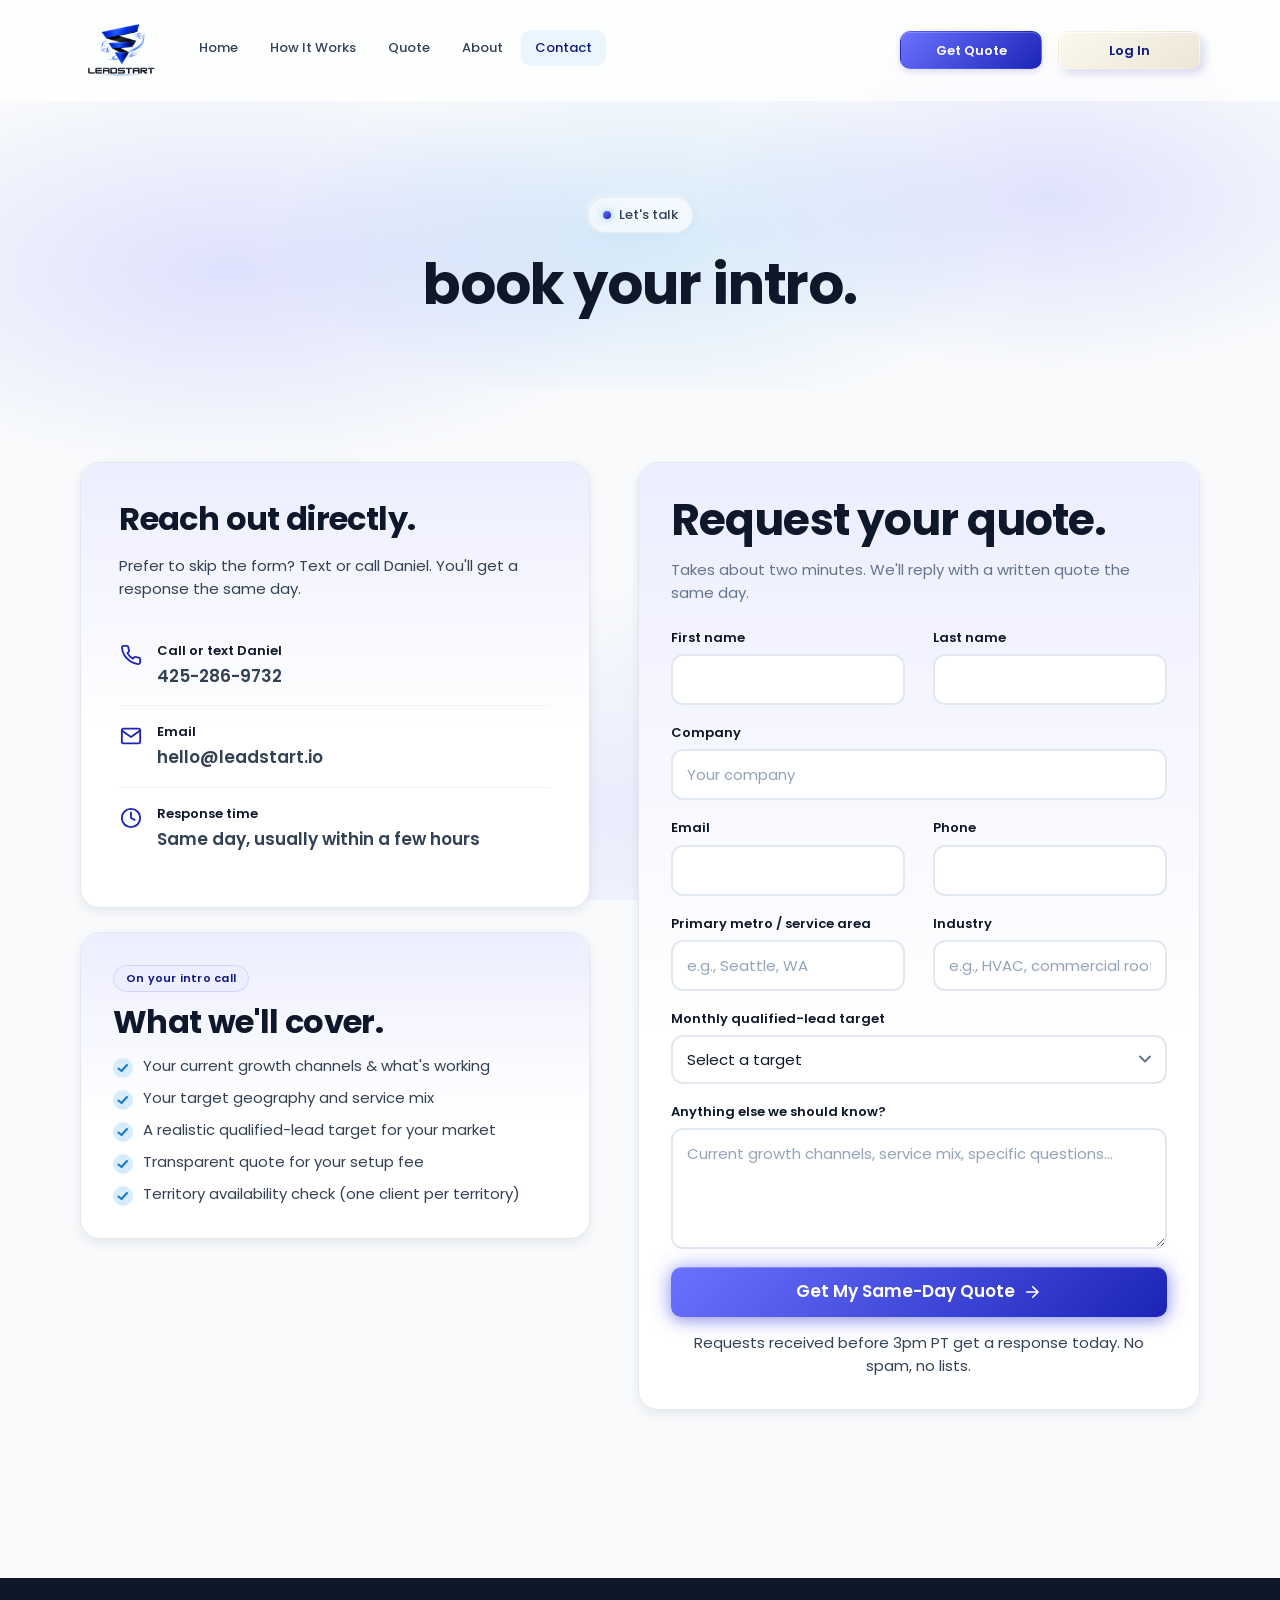
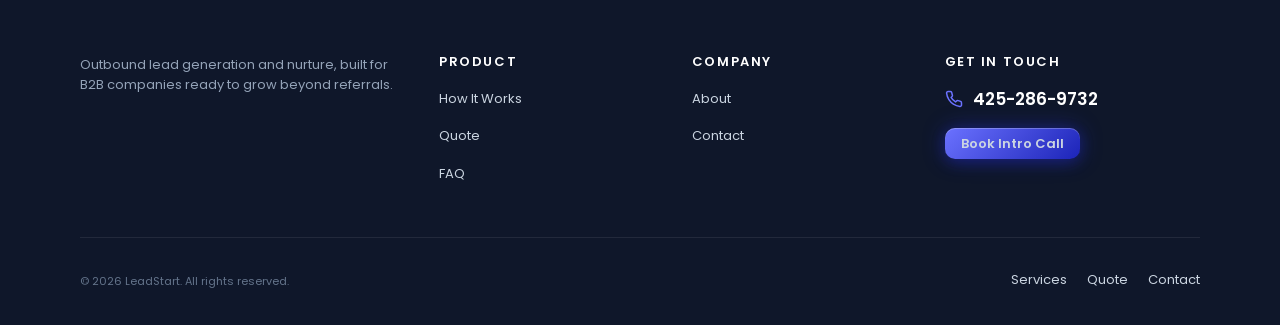
<file: contact.html>
<!DOCTYPE html>
<html lang="en">
<head>
  <meta charset="UTF-8" />
  <meta name="viewport" content="width=device-width, initial-scale=1.0" />
  <meta name="theme-color" content="#2e37fe" />
  <title>book your intro — LeadStart</title>
  <meta name="description" content="Book your intro with LeadStart — by call or text. Reach Daniel directly at 425-286-9732. We'll walk through your market and your lead target." />

  <meta property="og:type" content="website" />
  <meta property="og:title" content="book your intro — LeadStart" />
  <meta property="og:description" content="Book your intro. We'll walk you through your territory, your numbers, and the lead target we can hit for your market." />
  <meta property="og:url" content="https://leadstart.io/contact.html" />
  <meta property="og:image" content="/assets/img/og-image.png" />

  <link rel="preconnect" href="https://fonts.googleapis.com" />
  <link rel="preconnect" href="https://fonts.gstatic.com" crossorigin />
  <link href="https://fonts.googleapis.com/css2?family=Poppins:wght@400;500;600;700&display=swap" rel="stylesheet" />
  <link rel="icon" type="image/png" href="/assets/img/favicon.png" />

  <link rel="stylesheet" href="/assets/css/tokens.css" />
  <link rel="stylesheet" href="/assets/css/base.css" />
  <link rel="stylesheet" href="/assets/css/layout.css" />
  <link rel="stylesheet" href="/assets/css/components.css" />
  <link rel="stylesheet" href="/assets/css/pages.css" />
</head>
<body>

  <a href="#main" class="skip-link">Skip to content</a>

  <header class="site-header">
    <div class="nav">
      <a href="/" class="logo" aria-label="LeadStart home">
        <span class="logo-mark" aria-hidden="true">
          <img src="/assets/img/leadstart-logo.png" alt="" />
        </span>
      </a>
      <nav aria-label="Primary">
        <ul class="nav-links">
          <li><a href="/">Home</a></li>
          <li><a href="/services.html">How It Works</a></li>
          <li><a href="/quote.html">Quote</a></li>
          <li><a href="/about.html">About</a></li>
          <li><a href="/contact.html" class="active">Contact</a></li>
        </ul>
      </nav>
      <a href="/quote.html" class="btn btn-primary btn-sm nav-cta">
        Get Quote
      </a>
      <a href="/app/login" class="btn btn-secondary btn-sm nav-login">
        Log In
      </a>
      <button class="hamburger" type="button" aria-label="Open menu" aria-expanded="false" aria-controls="mobileDrawer">
        <span></span>
      </button>
    </div>
  </header>

  <div class="mobile-drawer" id="mobileDrawer">
    <ul class="mobile-drawer-links">
      <li><a href="/">Home</a></li>
      <li><a href="/services.html">How It Works</a></li>
      <li><a href="/quote.html">Quote</a></li>
      <li><a href="/about.html">About</a></li>
      <li><a href="/contact.html" class="active">Contact</a></li>
    </ul>
    <a href="/app/login" class="btn btn-secondary" style="margin-bottom:10px;">
      Log In
    </a>
    <a href="/quote.html" class="btn btn-primary">Get Quote</a>
  </div>

  <main id="main">

    <section class="page-hero">
      <div class="container-narrow">
        <span class="pill-glass mb-20" data-reveal>
          <span class="dot"></span>
          Let's talk
        </span>
        <h1 data-reveal>book your intro.</h1>
      </div>
    </section>


    <section class="section-sm">
      <div class="container">
        <div class="contact-layout">

          <!-- Left: direct contact + trust cues -->
          <div class="stack stack-lg" data-reveal>
            <div class="card contact-card">
              <h2 class="mb-12">Reach out directly.</h2>
              <p class="mb-24">Prefer to skip the form? Text or call Daniel. You'll get a response the same day.</p>

              <div class="contact-item">
                <span class="icon" aria-hidden="true">
                  <svg viewBox="0 0 24 24" fill="none" stroke="currentColor" stroke-width="2" stroke-linecap="round" stroke-linejoin="round"><path d="M22 16.92v3a2 2 0 0 1-2.18 2 19.79 19.79 0 0 1-8.63-3.07 19.5 19.5 0 0 1-6-6 19.79 19.79 0 0 1-3.07-8.67A2 2 0 0 1 4.11 2h3a2 2 0 0 1 2 1.72 12.84 12.84 0 0 0 .7 2.81 2 2 0 0 1-.45 2.11L8.09 9.91a16 16 0 0 0 6 6l1.27-1.27a2 2 0 0 1 2.11-.45 12.84 12.84 0 0 0 2.81.7A2 2 0 0 1 22 16.92z"/></svg>
                </span>
                <div>
                  <strong>Call or text Daniel</strong>
                  <a href="tel:+14252869732">425-286-9732</a>
                </div>
              </div>

              <div class="contact-item">
                <span class="icon" aria-hidden="true">
                  <svg viewBox="0 0 24 24" fill="none" stroke="currentColor" stroke-width="2" stroke-linecap="round" stroke-linejoin="round"><path d="M4 4h16c1.1 0 2 .9 2 2v12c0 1.1-.9 2-2 2H4c-1.1 0-2-.9-2-2V6c0-1.1.9-2 2-2z"/><polyline points="22,6 12,13 2,6"/></svg>
                </span>
                <div>
                  <strong>Email</strong>
                  <a href="mailto:hello@leadstart.io">hello@leadstart.io</a>
                </div>
              </div>

              <div class="contact-item">
                <span class="icon" aria-hidden="true">
                  <svg viewBox="0 0 24 24" fill="none" stroke="currentColor" stroke-width="2" stroke-linecap="round" stroke-linejoin="round"><circle cx="12" cy="12" r="10"/><polyline points="12 6 12 12 16 14"/></svg>
                </span>
                <div>
                  <strong>Response time</strong>
                  <span class="val">Same day, usually within a few hours</span>
                </div>
              </div>
            </div>

            <div class="card">
              <span class="badge badge-soft mb-12">On your intro call</span>
              <h3>What we'll cover.</h3>
              <ul class="check-list mt-16">
                <li>Your current growth channels &amp; what's working</li>
                <li>Your target geography and service mix</li>
                <li>A realistic qualified-lead target for your market</li>
                <li>Transparent quote for your setup fee</li>
                <li>Territory availability check (one client per territory)</li>
              </ul>
            </div>
          </div>


          <!-- Right: quote form -->
          <form class="card" data-reveal data-reveal-delay="0.1s" action="#" method="POST" novalidate>
            <h2 class="mb-12">Request your quote.</h2>
            <p class="mb-24 text-muted">Takes about two minutes. We'll reply with a written quote the same day.</p>

            <div class="grid grid-2">
              <div class="form-group">
                <label class="form-label" for="first-name">First name</label>
                <input class="input" id="first-name" name="first-name" type="text" autocomplete="given-name" required />
              </div>
              <div class="form-group">
                <label class="form-label" for="last-name">Last name</label>
                <input class="input" id="last-name" name="last-name" type="text" autocomplete="family-name" required />
              </div>
            </div>

            <div class="form-group">
              <label class="form-label" for="company">Company</label>
              <input class="input" id="company" name="company" type="text" autocomplete="organization" placeholder="Your company" required />
            </div>

            <div class="grid grid-2">
              <div class="form-group">
                <label class="form-label" for="email">Email</label>
                <input class="input" id="email" name="email" type="email" autocomplete="email" required />
              </div>
              <div class="form-group">
                <label class="form-label" for="phone">Phone</label>
                <input class="input" id="phone" name="phone" type="tel" autocomplete="tel" />
              </div>
            </div>

            <div class="grid grid-2">
              <div class="form-group">
                <label class="form-label" for="metro">Primary metro / service area</label>
                <input class="input" id="metro" name="metro" type="text" placeholder="e.g., Seattle, WA" required />
              </div>
              <div class="form-group">
                <label class="form-label" for="industry">Industry</label>
                <input class="input" id="industry" name="industry" type="text" placeholder="e.g., HVAC, commercial roofing, law" required />
              </div>
            </div>

            <div class="form-group">
              <label class="form-label" for="volume">Monthly qualified-lead target</label>
              <select class="select" id="volume" name="volume">
                <option value="">Select a target</option>
                <option value="5-10">5–10 / month</option>
                <option value="10-15">10–15 / month</option>
                <option value="20+">20+ / month</option>
                <option value="unsure">Not sure yet — open to your recommendation</option>
              </select>
            </div>

            <div class="form-group">
              <label class="form-label" for="message">Anything else we should know?</label>
              <textarea class="textarea" id="message" name="message" rows="4" placeholder="Current growth channels, service mix, specific questions..."></textarea>
            </div>

            <button class="btn btn-primary btn-lg" type="submit" style="width:100%">
              Get My Same-Day Quote
              <svg viewBox="0 0 24 24" fill="none" stroke="currentColor" stroke-width="2.2" stroke-linecap="round" stroke-linejoin="round"><path d="M5 12h14M13 5l7 7-7 7"/></svg>
            </button>

            <p class="form-footnote" style="text-align:center; margin-top:14px;">
              Requests received before 3pm PT get a response today. No spam, no lists.
            </p>
          </form>

        </div>
      </div>
    </section>

  </main>


  <footer class="site-footer">
    <div class="container">
      <div class="footer-grid">
        <div class="footer-brand">
          <p>Outbound lead generation and nurture, built for B2B companies ready to grow beyond referrals.</p>
        </div>
        <div>
          <h5>Product</h5>
          <ul>
            <li><a href="/services.html">How It Works</a></li>
            <li><a href="/quote.html">Quote</a></li>
            <li><a href="/#faq">FAQ</a></li>
          </ul>
        </div>
        <div>
          <h5>Company</h5>
          <ul>
            <li><a href="/about.html">About</a></li>
            <li><a href="/contact.html">Contact</a></li>
          </ul>
        </div>
        <div>
          <h5>Get in touch</h5>
          <a href="tel:+14252869732" class="phone-link">
            <svg viewBox="0 0 24 24" fill="none" stroke="currentColor" stroke-width="2" stroke-linecap="round" stroke-linejoin="round" width="18" height="18"><path d="M22 16.92v3a2 2 0 0 1-2.18 2 19.79 19.79 0 0 1-8.63-3.07 19.5 19.5 0 0 1-6-6 19.79 19.79 0 0 1-3.07-8.67A2 2 0 0 1 4.11 2h3a2 2 0 0 1 2 1.72 12.84 12.84 0 0 0 .7 2.81 2 2 0 0 1-.45 2.11L8.09 9.91a16 16 0 0 0 6 6l1.27-1.27a2 2 0 0 1 2.11-.45 12.84 12.84 0 0 0 2.81.7A2 2 0 0 1 22 16.92z"/></svg>
            425-286-9732
          </a>
          <a href="/contact.html" class="btn btn-primary btn-sm">Book Intro Call</a>
        </div>
      </div>
      <div class="footer-bottom">
        <span>&copy; <span id="year">2026</span> LeadStart. All rights reserved.</span>
        <ul class="footer-bottom-links">
          <li><a href="/services.html">Services</a></li>
          <li><a href="/quote.html">Quote</a></li>
          <li><a href="/contact.html">Contact</a></li>
        </ul>
      </div>
    </div>
  </footer>

  <script>document.getElementById('year').textContent = new Date().getFullYear();</script>
  <script defer src="/assets/js/nav.js"></script>
  <script defer src="/assets/js/reveal.js"></script>
  <script defer src="/assets/js/contact.js"></script>
  <!-- Pan Pal is off for the time being: his files stay (assets/js/panpal.js, assets/css/panpal.css); add his stylesheet and script back to turn him on -->
</body>
</html>
</file>
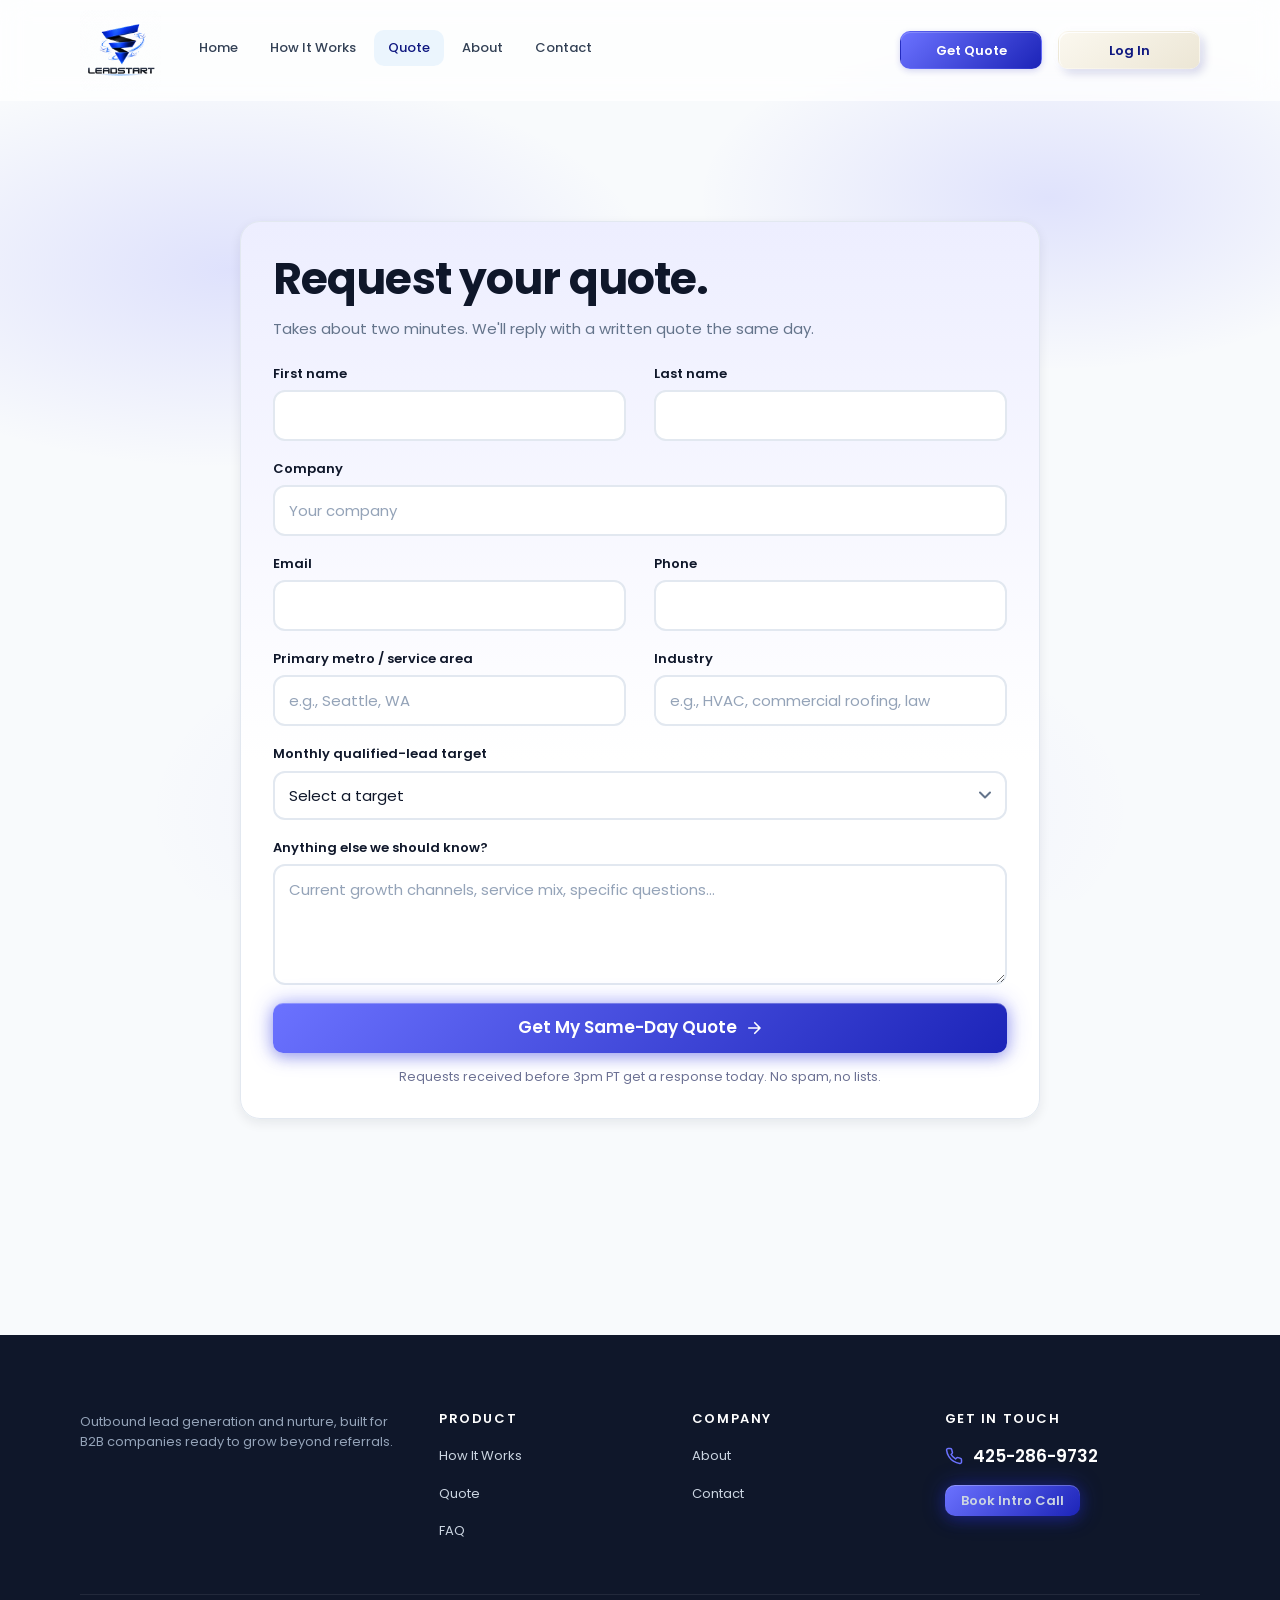
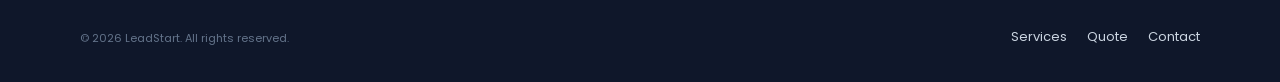
<file: quote.html>
<!DOCTYPE html>
<html lang="en">
<head>
  <meta charset="UTF-8" />
  <meta name="viewport" content="width=device-width, initial-scale=1.0" />
  <meta name="theme-color" content="#2e37fe" />
  <title>Get a Quote — LeadStart</title>
  <meta name="description" content="Get a written quote tailored to your market, industry, and lead target. Same-day response from LeadStart — no sales pressure, no back-and-forth." />

  <meta property="og:type" content="website" />
  <meta property="og:title" content="Get a Quote — LeadStart" />
  <meta property="og:description" content="Same-day written quote tailored to your market, industry, and lead target." />
  <meta property="og:url" content="https://leadstart.io/quote" />
  <meta property="og:image" content="/assets/img/og-image.png" />

  <link rel="preconnect" href="https://fonts.googleapis.com" />
  <link rel="preconnect" href="https://fonts.gstatic.com" crossorigin />
  <link href="https://fonts.googleapis.com/css2?family=Poppins:wght@400;500;600;700&display=swap" rel="stylesheet" />
  <link rel="icon" type="image/png" href="/assets/img/favicon.png" />

  <link rel="stylesheet" href="/assets/css/tokens.css" />
  <link rel="stylesheet" href="/assets/css/base.css" />
  <link rel="stylesheet" href="/assets/css/layout.css" />
  <link rel="stylesheet" href="/assets/css/components.css" />
  <link rel="stylesheet" href="/assets/css/pages.css" />

  <style>
    .form-footnote {
      font-size: 12.5px;
      color: #6b7093;
      margin-top: 8px;
    }
  </style>
</head>
<body>

  <a href="#main" class="skip-link">Skip to content</a>

  <header class="site-header">
    <div class="nav">
      <a href="/" class="logo" aria-label="LeadStart home">
        <span class="logo-mark" aria-hidden="true">
          <img src="/assets/img/leadstart-logo.png" alt="" />
        </span>
      </a>
      <nav aria-label="Primary">
        <ul class="nav-links">
          <li><a href="/">Home</a></li>
          <li><a href="/services.html">How It Works</a></li>
          <li><a href="/quote.html" class="active">Quote</a></li>
          <li><a href="/about.html">About</a></li>
          <li><a href="/contact.html">Contact</a></li>
        </ul>
      </nav>
      <a href="/quote.html" class="btn btn-primary btn-sm nav-cta">
        Get Quote
      </a>
      <a href="/app/login" class="btn btn-secondary btn-sm nav-login">
        Log In
      </a>
      <button class="hamburger" type="button" aria-label="Open menu" aria-expanded="false" aria-controls="mobileDrawer">
        <span></span>
      </button>
    </div>
  </header>

  <div class="mobile-drawer" id="mobileDrawer">
    <ul class="mobile-drawer-links">
      <li><a href="/">Home</a></li>
      <li><a href="/services.html">How It Works</a></li>
      <li><a href="/quote.html" class="active">Quote</a></li>
      <li><a href="/about.html">About</a></li>
      <li><a href="/contact.html">Contact</a></li>
    </ul>
    <a href="/app/login" class="btn btn-secondary" style="margin-bottom:10px;">
      Log In
    </a>
    <a href="/quote.html" class="btn btn-primary">Get Quote</a>
  </div>

  <main id="main">

    <section class="section">
      <div class="container-narrow">

        <form class="card" data-reveal action="#" method="POST" novalidate>
          <h2 class="mb-12">Request your quote.</h2>
          <p class="mb-24 text-muted">Takes about two minutes. We'll reply with a written quote the same day.</p>

          <div class="grid grid-2">
            <div class="form-group">
              <label class="form-label" for="first-name">First name</label>
              <input class="input" id="first-name" name="first-name" type="text" autocomplete="given-name" required />
            </div>
            <div class="form-group">
              <label class="form-label" for="last-name">Last name</label>
              <input class="input" id="last-name" name="last-name" type="text" autocomplete="family-name" required />
            </div>
          </div>

          <div class="form-group">
            <label class="form-label" for="company">Company</label>
            <input class="input" id="company" name="company" type="text" autocomplete="organization" placeholder="Your company" required />
          </div>

          <div class="grid grid-2">
            <div class="form-group">
              <label class="form-label" for="email">Email</label>
              <input class="input" id="email" name="email" type="email" autocomplete="email" required />
            </div>
            <div class="form-group">
              <label class="form-label" for="phone">Phone</label>
              <input class="input" id="phone" name="phone" type="tel" autocomplete="tel" />
            </div>
          </div>

          <div class="grid grid-2">
            <div class="form-group">
              <label class="form-label" for="metro">Primary metro / service area</label>
              <input class="input" id="metro" name="metro" type="text" placeholder="e.g., Seattle, WA" required />
            </div>
            <div class="form-group">
              <label class="form-label" for="industry">Industry</label>
              <input class="input" id="industry" name="industry" type="text" placeholder="e.g., HVAC, commercial roofing, law" required />
            </div>
          </div>

          <div class="form-group">
            <label class="form-label" for="volume">Monthly qualified-lead target</label>
            <select class="select" id="volume" name="volume">
              <option value="">Select a target</option>
              <option value="5-10">5–10 / month</option>
              <option value="10-15">10–15 / month</option>
              <option value="20+">20+ / month</option>
              <option value="unsure">Not sure yet — open to your recommendation</option>
            </select>
          </div>

          <div class="form-group">
            <label class="form-label" for="message">Anything else we should know?</label>
            <textarea class="textarea" id="message" name="message" rows="4" placeholder="Current growth channels, service mix, specific questions..."></textarea>
          </div>

          <button class="btn btn-primary btn-lg" type="submit" style="width:100%">
            Get My Same-Day Quote
            <svg viewBox="0 0 24 24" fill="none" stroke="currentColor" stroke-width="2.2" stroke-linecap="round" stroke-linejoin="round"><path d="M5 12h14M13 5l7 7-7 7"/></svg>
          </button>

          <p class="form-footnote" style="text-align:center; margin-top:14px;">
            Requests received before 3pm PT get a response today. No spam, no lists.
          </p>
        </form>

      </div>
    </section>

  </main>


  <footer class="site-footer">
    <div class="container">
      <div class="footer-grid">
        <div class="footer-brand">
          <p>Outbound lead generation and nurture, built for B2B companies ready to grow beyond referrals.</p>
        </div>
        <div>
          <h5>Product</h5>
          <ul>
            <li><a href="/services.html">How It Works</a></li>
            <li><a href="/quote.html">Quote</a></li>
            <li><a href="/#faq">FAQ</a></li>
          </ul>
        </div>
        <div>
          <h5>Company</h5>
          <ul>
            <li><a href="/about.html">About</a></li>
            <li><a href="/contact.html">Contact</a></li>
          </ul>
        </div>
        <div>
          <h5>Get in touch</h5>
          <a href="tel:+14252869732" class="phone-link">
            <svg viewBox="0 0 24 24" fill="none" stroke="currentColor" stroke-width="2" stroke-linecap="round" stroke-linejoin="round" width="18" height="18"><path d="M22 16.92v3a2 2 0 0 1-2.18 2 19.79 19.79 0 0 1-8.63-3.07 19.5 19.5 0 0 1-6-6 19.79 19.79 0 0 1-3.07-8.67A2 2 0 0 1 4.11 2h3a2 2 0 0 1 2 1.72 12.84 12.84 0 0 0 .7 2.81 2 2 0 0 1-.45 2.11L8.09 9.91a16 16 0 0 0 6 6l1.27-1.27a2 2 0 0 1 2.11-.45 12.84 12.84 0 0 0 2.81.7A2 2 0 0 1 22 16.92z"/></svg>
            425-286-9732
          </a>
          <a href="/contact.html" class="btn btn-primary btn-sm">Book Intro Call</a>
        </div>
      </div>
      <div class="footer-bottom">
        <span>&copy; <span id="year">2026</span> LeadStart. All rights reserved.</span>
        <ul class="footer-bottom-links">
          <li><a href="/services.html">Services</a></li>
          <li><a href="/quote.html">Quote</a></li>
          <li><a href="/contact.html">Contact</a></li>
        </ul>
      </div>
    </div>
  </footer>

  <script>document.getElementById('year').textContent = new Date().getFullYear();</script>
  <script defer src="/assets/js/nav.js"></script>
  <script defer src="/assets/js/reveal.js"></script>
  <script defer src="/assets/js/contact.js"></script>
  <!-- Pan Pal is off for the time being: his files stay (assets/js/panpal.js, assets/css/panpal.css); add his stylesheet and script back to turn him on -->
</body>
</html>
</file>
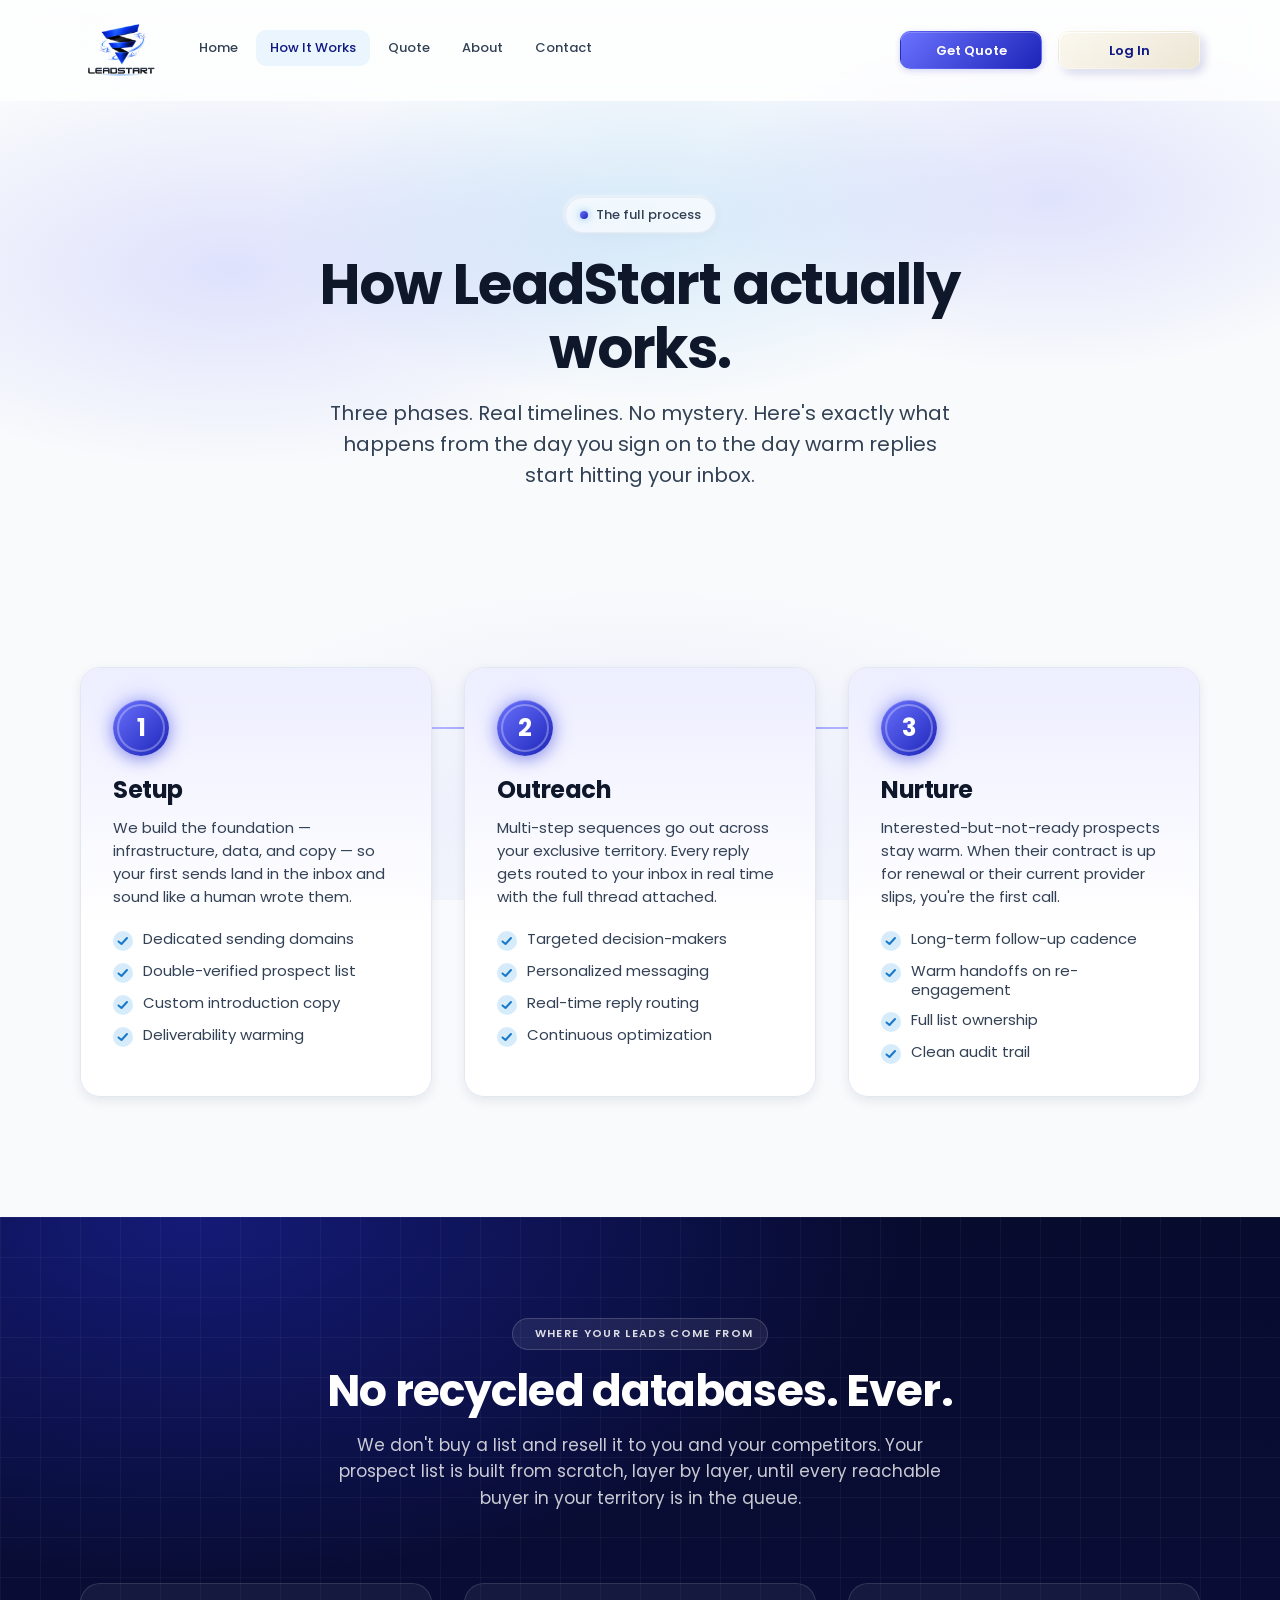
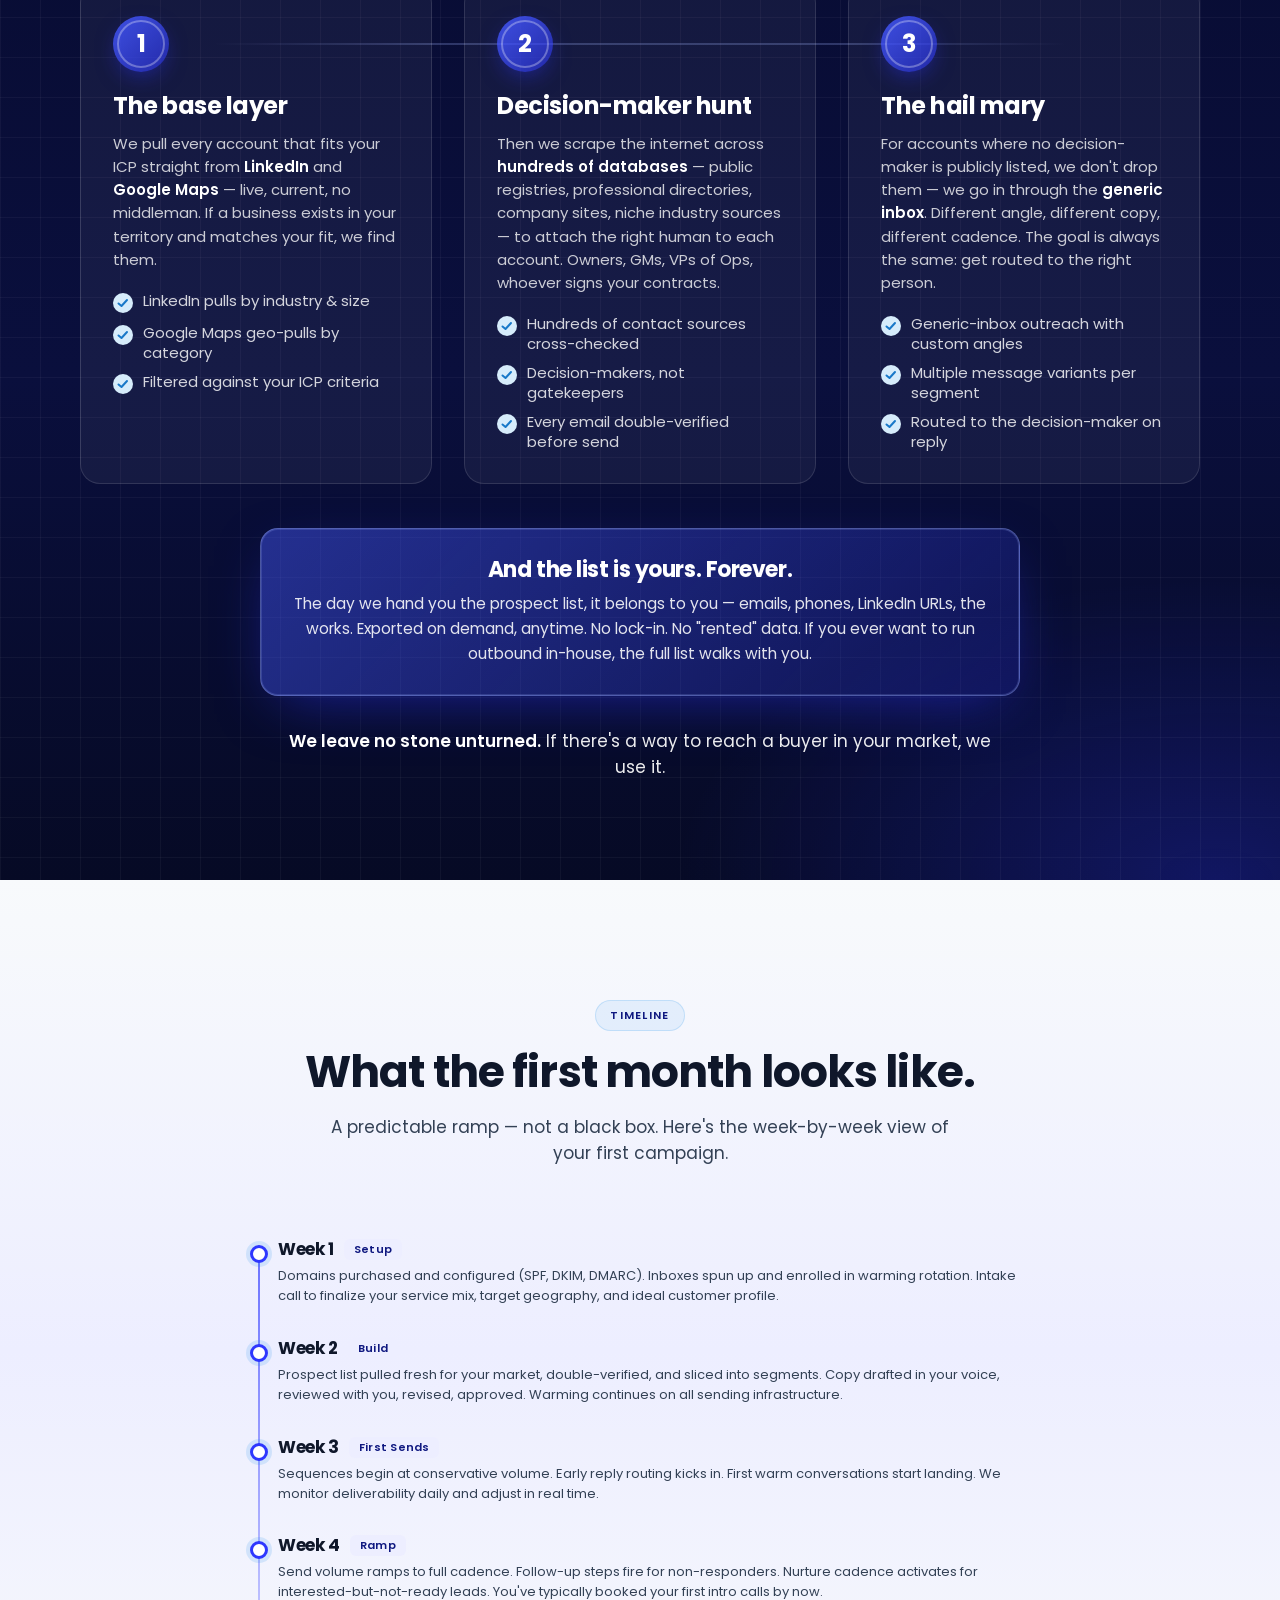
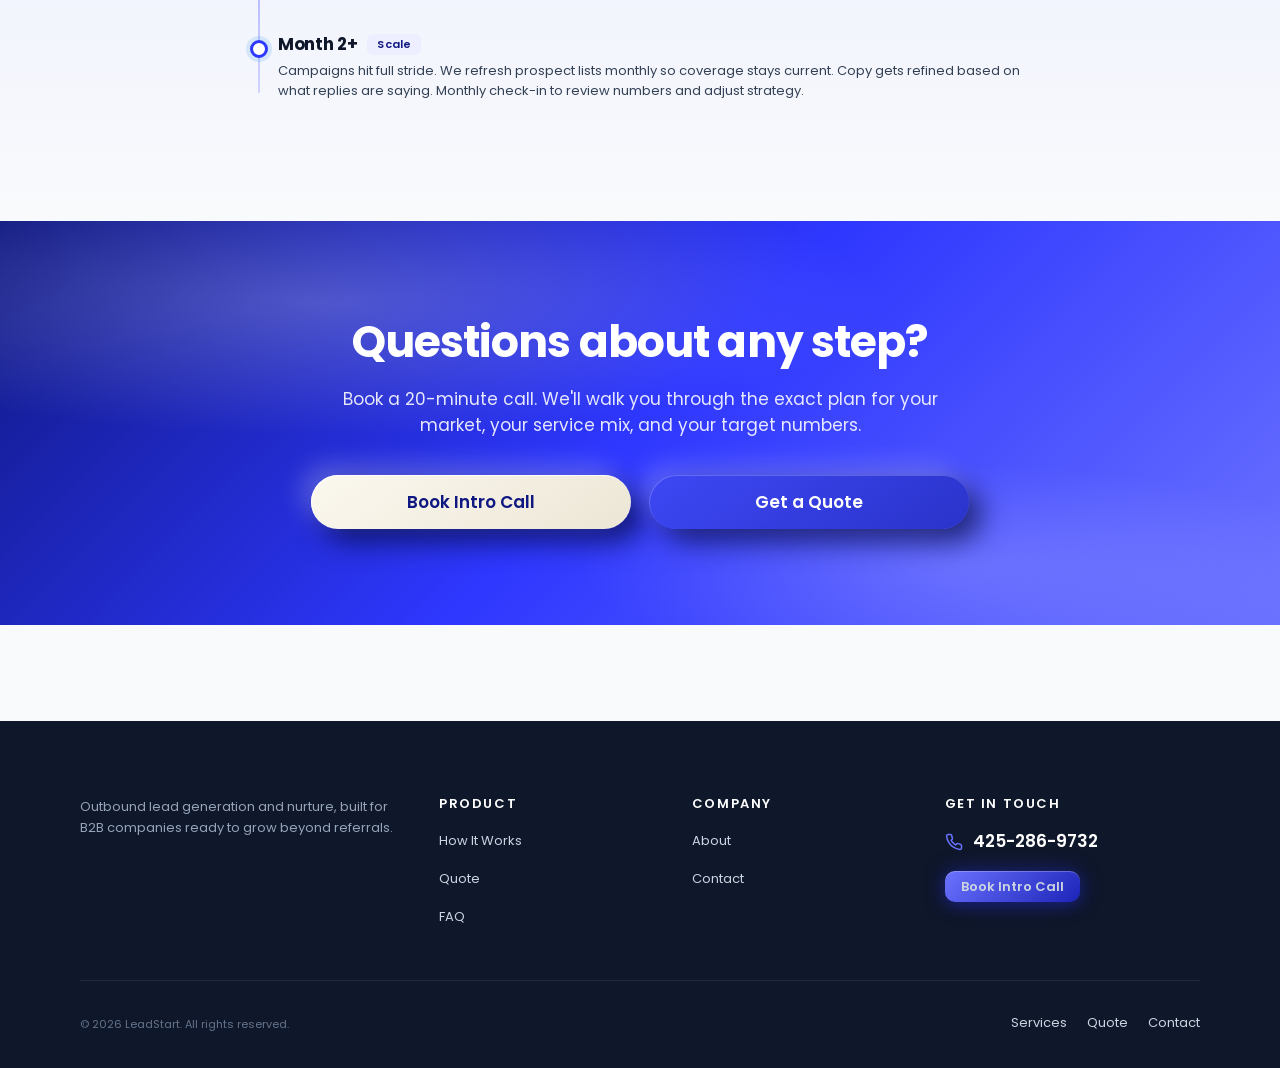
<file: services.html>
<!DOCTYPE html>
<html lang="en">
<head>
  <meta charset="UTF-8" />
  <meta name="viewport" content="width=device-width, initial-scale=1.0" />
  <meta name="theme-color" content="#2e37fe" />
  <title>How It Works — LeadStart</title>
  <meta name="description" content="See exactly how LeadStart books qualified intro calls for B2B companies. Setup, outreach, and nurture explained — week by week." />

  <meta property="og:type" content="website" />
  <meta property="og:title" content="How It Works — LeadStart" />
  <meta property="og:description" content="A week-by-week walkthrough of our setup, outreach, and nurture process for B2B companies." />
  <meta property="og:url" content="https://leadstart.io/services.html" />
  <meta property="og:image" content="/assets/img/og-image.png" />

  <link rel="preconnect" href="https://fonts.googleapis.com" />
  <link rel="preconnect" href="https://fonts.gstatic.com" crossorigin />
  <link href="https://fonts.googleapis.com/css2?family=Poppins:wght@400;500;600;700&display=swap" rel="stylesheet" />
  <link rel="icon" type="image/png" href="/assets/img/favicon.png" />

  <link rel="stylesheet" href="/assets/css/tokens.css" />
  <link rel="stylesheet" href="/assets/css/base.css" />
  <link rel="stylesheet" href="/assets/css/layout.css" />
  <link rel="stylesheet" href="/assets/css/components.css" />
  <link rel="stylesheet" href="/assets/css/pages.css" />

  <style>
    /* Sourcing band: dark gradient breakup for the list-building section */
    .sourcing-band {
      position: relative;
      overflow: hidden;
      background: radial-gradient(1200px 600px at 15% 0%, rgba(46,55,254,0.35), transparent 60%),
                  radial-gradient(900px 500px at 95% 100%, rgba(46,55,254,0.28), transparent 60%),
                  linear-gradient(180deg, #070b2e 0%, #0a0f3d 60%, #060a25 100%);
      color: #fff;
      padding-block: 100px !important;
    }
    .sourcing-band::after {
      content: '';
      position: absolute;
      inset: 0;
      background-image: url("data:image/svg+xml;utf8,<svg xmlns='http://www.w3.org/2000/svg' width='40' height='40'><path d='M0 .5h40M.5 0v40' fill='none' stroke='rgba(255,255,255,0.04)' stroke-width='1'/></svg>");
      pointer-events: none;
    }
    .sourcing-band .container { position: relative; z-index: 1; }
    .sourcing-band .section-header h2 { color: #fff; }
    .sourcing-band .section-header p { color: rgba(255,255,255,0.78); }
    .sourcing-band .section-header .eyebrow {
      color: rgba(255,255,255,0.85);
      background: rgba(255,255,255,0.08);
      border-color: rgba(255,255,255,0.16);
    }
    .sourcing-band .section-header .eyebrow .dot { background: #8a9bff; }

    .sourcing-band .process-card {
      background: rgba(255,255,255,0.05) !important;
      border: 1px solid rgba(255,255,255,0.12) !important;
      box-shadow: none !important;
      transition: transform 220ms ease, border-color 220ms ease, background 220ms ease;
    }
    .sourcing-band .process-card:hover {
      transform: translateY(-2px);
      border-color: rgba(255,255,255,0.22) !important;
      background: rgba(255,255,255,0.07) !important;
    }
    .sourcing-band .process-card h3 { color: #fff; }
    .sourcing-band .process-card p { color: rgba(255,255,255,0.78); }
    .sourcing-band .process-card .step-number {
      background: linear-gradient(135deg, rgba(70,90,255,0.85), rgba(46,55,254,0.55)) !important;
      color: #fff !important;
      box-shadow: 0 8px 24px -8px rgba(46,55,254,0.6);
    }
    .sourcing-band .process-card .check-list li { color: rgba(255,255,255,0.82); }
    .sourcing-band .process-card .check-list li::before { color: #8a9bff !important; }
    .sourcing-band .process-card strong { color: #fff; }

    .sourcing-band .process-grid::before {
      background: linear-gradient(90deg, transparent 0%, rgba(160,180,255,0.45) 25%, rgba(160,180,255,0.45) 75%, transparent 100%) !important;
      opacity: 0.55;
    }

    .sourcing-band .ownership-callout {
      margin-top: 44px;
      max-width: 760px;
      margin-left: auto;
      margin-right: auto;
      text-align: center;
      padding: 28px 32px;
      border-radius: 18px;
      background: linear-gradient(135deg, rgba(70,90,255,0.45), rgba(46,55,254,0.18));
      border: 1px solid rgba(160,180,255,0.4);
      box-shadow: 0 0 0 1px rgba(160,180,255,0.18) inset, 0 18px 60px -20px rgba(46,55,254,0.55);
    }
    .sourcing-band .ownership-callout h3 {
      color: #fff;
      margin-bottom: 10px;
      font-size: 22px;
    }
    .sourcing-band .ownership-callout p {
      color: rgba(255,255,255,0.88);
      margin: 0;
      font-size: 15.5px;
      line-height: 1.6;
    }

    .sourcing-band .closer-line {
      margin-top: 32px;
      text-align: center;
      color: rgba(255,255,255,0.92);
      font-size: 17px;
      max-width: 720px;
      margin-left: auto;
      margin-right: auto;
    }
    .sourcing-band .closer-line strong { color: #fff; }
  </style>
</head>
<body>

  <a href="#main" class="skip-link">Skip to content</a>

  <header class="site-header">
    <div class="nav">
      <a href="/" class="logo" aria-label="LeadStart home">
        <span class="logo-mark" aria-hidden="true">
          <img src="/assets/img/leadstart-logo.png" alt="" />
        </span>
      </a>
      <nav aria-label="Primary">
        <ul class="nav-links">
          <li><a href="/">Home</a></li>
          <li><a href="/services.html" class="active">How It Works</a></li>
          <li><a href="/quote.html">Quote</a></li>
          <li><a href="/about.html">About</a></li>
          <li><a href="/contact.html">Contact</a></li>
        </ul>
      </nav>
      <a href="/quote.html" class="btn btn-primary btn-sm nav-cta">
        Get Quote
      </a>
      <a href="/app/login" class="btn btn-secondary btn-sm nav-login">
        Log In
      </a>
      <button class="hamburger" type="button" aria-label="Open menu" aria-expanded="false" aria-controls="mobileDrawer">
        <span></span>
      </button>
    </div>
  </header>

  <div class="mobile-drawer" id="mobileDrawer">
    <ul class="mobile-drawer-links">
      <li><a href="/">Home</a></li>
      <li><a href="/services.html" class="active">How It Works</a></li>
      <li><a href="/quote.html">Quote</a></li>
      <li><a href="/about.html">About</a></li>
      <li><a href="/contact.html">Contact</a></li>
    </ul>
    <a href="/app/login" class="btn btn-secondary" style="margin-bottom:10px;">
      Log In
    </a>
    <a href="/quote.html" class="btn btn-primary">Get Quote</a>
  </div>

  <main id="main">

    <section class="page-hero">
      <div class="container-narrow">
        <span class="pill-glass mb-20" data-reveal>
          <span class="dot"></span>
          The full process
        </span>
        <h1 data-reveal>How LeadStart actually works.</h1>
        <p class="lead" data-reveal data-reveal-delay="0.1s">Three phases. Real timelines. No mystery. Here's exactly what happens from the day you sign on to the day warm replies start hitting your inbox.</p>
      </div>
    </section>


    <!-- Three phases: Setup / Outreach / Nurture -->
    <section class="section">
      <div class="container">
        <div class="process-grid">

          <article class="card process-card" data-reveal>
            <div class="step-number">1</div>
            <h3>Setup</h3>
            <p>We build the foundation — infrastructure, data, and copy — so your first sends land in the inbox and sound like a human wrote them.</p>
            <ul class="check-list">
              <li>Dedicated sending domains</li>
              <li>Double-verified prospect list</li>
              <li>Custom introduction copy</li>
              <li>Deliverability warming</li>
            </ul>
          </article>

          <article class="card process-card" data-reveal data-reveal-delay="0.1s">
            <div class="step-number">2</div>
            <h3>Outreach</h3>
            <p>Multi-step sequences go out across your exclusive territory. Every reply gets routed to your inbox in real time with the full thread attached.</p>
            <ul class="check-list">
              <li>Targeted decision-makers</li>
              <li>Personalized messaging</li>
              <li>Real-time reply routing</li>
              <li>Continuous optimization</li>
            </ul>
          </article>

          <article class="card process-card" data-reveal data-reveal-delay="0.2s">
            <div class="step-number">3</div>
            <h3>Nurture</h3>
            <p>Interested-but-not-ready prospects stay warm. When their contract is up for renewal or their current provider slips, you're the first call.</p>
            <ul class="check-list">
              <li>Long-term follow-up cadence</li>
              <li>Warm handoffs on re-engagement</li>
              <li>Full list ownership</li>
              <li>Clean audit trail</li>
            </ul>
          </article>

        </div>
      </div>
    </section>


    <!-- Where leads come from: layered list-building -->
    <section class="section sourcing-band" id="list-building">
      <div class="container">
        <div class="section-header" data-reveal>
          <span class="eyebrow">
            <span class="dot"></span>
            Where your leads come from
          </span>
          <h2>No recycled databases. Ever.</h2>
          <p>We don't buy a list and resell it to you and your competitors. Your prospect list is built from scratch, layer by layer, until every reachable buyer in your territory is in the queue.</p>
        </div>

        <div class="process-grid">

          <article class="card process-card" data-reveal>
            <div class="step-number">1</div>
            <h3>The base layer</h3>
            <p>We pull every account that fits your ICP straight from <strong>LinkedIn</strong> and <strong>Google Maps</strong> — live, current, no middleman. If a business exists in your territory and matches your fit, we find them.</p>
            <ul class="check-list">
              <li>LinkedIn pulls by industry &amp; size</li>
              <li>Google Maps geo-pulls by category</li>
              <li>Filtered against your ICP criteria</li>
            </ul>
          </article>

          <article class="card process-card" data-reveal data-reveal-delay="0.1s">
            <div class="step-number">2</div>
            <h3>Decision-maker hunt</h3>
            <p>Then we scrape the internet across <strong>hundreds of databases</strong> — public registries, professional directories, company sites, niche industry sources — to attach the right human to each account. Owners, GMs, VPs of Ops, whoever signs your contracts.</p>
            <ul class="check-list">
              <li>Hundreds of contact sources cross-checked</li>
              <li>Decision-makers, not gatekeepers</li>
              <li>Every email double-verified before send</li>
            </ul>
          </article>

          <article class="card process-card" data-reveal data-reveal-delay="0.2s">
            <div class="step-number">3</div>
            <h3>The hail mary</h3>
            <p>For accounts where no decision-maker is publicly listed, we don't drop them — we go in through the <strong>generic inbox</strong>. Different angle, different copy, different cadence. The goal is always the same: get routed to the right person.</p>
            <ul class="check-list">
              <li>Generic-inbox outreach with custom angles</li>
              <li>Multiple message variants per segment</li>
              <li>Routed to the decision-maker on reply</li>
            </ul>
          </article>

        </div>

        <div class="ownership-callout" data-reveal>
          <h3>And the list is yours. Forever.</h3>
          <p>The day we hand you the prospect list, it belongs to you — emails, phones, LinkedIn URLs, the works. Exported on demand, anytime. No lock-in. No "rented" data. If you ever want to run outbound in-house, the full list walks with you.</p>
        </div>

        <p class="closer-line" data-reveal><strong>We leave no stone unturned.</strong> If there's a way to reach a buyer in your market, we use it.</p>
      </div>
    </section>


    <!-- Week-by-week timeline -->
    <section class="section section-alt">
      <div class="container">
        <div class="section-header" data-reveal>
          <span class="eyebrow">Timeline</span>
          <h2>What the first month looks like.</h2>
          <p>A predictable ramp — not a black box. Here's the week-by-week view of your first campaign.</p>
        </div>

        <div class="timeline">

          <div class="timeline-item" data-reveal>
            <h4>Week 1 <span class="tag">Setup</span></h4>
            <p>Domains purchased and configured (SPF, DKIM, DMARC). Inboxes spun up and enrolled in warming rotation. Intake call to finalize your service mix, target geography, and ideal customer profile.</p>
          </div>

          <div class="timeline-item" data-reveal>
            <h4>Week 2 <span class="tag">Build</span></h4>
            <p>Prospect list pulled fresh for your market, double-verified, and sliced into segments. Copy drafted in your voice, reviewed with you, revised, approved. Warming continues on all sending infrastructure.</p>
          </div>

          <div class="timeline-item" data-reveal>
            <h4>Week 3 <span class="tag">First Sends</span></h4>
            <p>Sequences begin at conservative volume. Early reply routing kicks in. First warm conversations start landing. We monitor deliverability daily and adjust in real time.</p>
          </div>

          <div class="timeline-item" data-reveal>
            <h4>Week 4 <span class="tag">Ramp</span></h4>
            <p>Send volume ramps to full cadence. Follow-up steps fire for non-responders. Nurture cadence activates for interested-but-not-ready leads. You've typically booked your first intro calls by now.</p>
          </div>

          <div class="timeline-item" data-reveal>
            <h4>Month 2+ <span class="tag">Scale</span></h4>
            <p>Campaigns hit full stride. We refresh prospect lists monthly so coverage stays current. Copy gets refined based on what replies are saying. Monthly check-in to review numbers and adjust strategy.</p>
          </div>

        </div>
      </div>
    </section>


    <!-- CTA -->
    <section class="cta-band">
      <div class="container">
        <h2 data-reveal>Questions about any step?</h2>
        <p data-reveal data-reveal-delay="0.1s">Book a 20-minute call. We'll walk you through the exact plan for your market, your service mix, and your target numbers.</p>
        <div class="row" data-reveal data-reveal-delay="0.2s">
          <a href="/contact.html" class="btn btn-on-dark btn-lg">Book Intro Call</a>
          <a href="/quote.html" class="btn btn-ghost-on-dark btn-lg">Get a Quote</a>
        </div>
      </div>
    </section>

  </main>


  <footer class="site-footer">
    <div class="container">
      <div class="footer-grid">
        <div class="footer-brand">
          <p>Outbound lead generation and nurture, built for B2B companies ready to grow beyond referrals.</p>
        </div>
        <div>
          <h5>Product</h5>
          <ul>
            <li><a href="/services.html">How It Works</a></li>
            <li><a href="/quote.html">Quote</a></li>
            <li><a href="/#faq">FAQ</a></li>
          </ul>
        </div>
        <div>
          <h5>Company</h5>
          <ul>
            <li><a href="/about.html">About</a></li>
            <li><a href="/contact.html">Contact</a></li>
          </ul>
        </div>
        <div>
          <h5>Get in touch</h5>
          <a href="tel:+14252869732" class="phone-link">
            <svg viewBox="0 0 24 24" fill="none" stroke="currentColor" stroke-width="2" stroke-linecap="round" stroke-linejoin="round" width="18" height="18"><path d="M22 16.92v3a2 2 0 0 1-2.18 2 19.79 19.79 0 0 1-8.63-3.07 19.5 19.5 0 0 1-6-6 19.79 19.79 0 0 1-3.07-8.67A2 2 0 0 1 4.11 2h3a2 2 0 0 1 2 1.72 12.84 12.84 0 0 0 .7 2.81 2 2 0 0 1-.45 2.11L8.09 9.91a16 16 0 0 0 6 6l1.27-1.27a2 2 0 0 1 2.11-.45 12.84 12.84 0 0 0 2.81.7A2 2 0 0 1 22 16.92z"/></svg>
            425-286-9732
          </a>
          <a href="/contact.html" class="btn btn-primary btn-sm">Book Intro Call</a>
        </div>
      </div>
      <div class="footer-bottom">
        <span>&copy; <span id="year">2026</span> LeadStart. All rights reserved.</span>
        <ul class="footer-bottom-links">
          <li><a href="/services.html">Services</a></li>
          <li><a href="/quote.html">Quote</a></li>
          <li><a href="/contact.html">Contact</a></li>
        </ul>
      </div>
    </div>
  </footer>

  <script>document.getElementById('year').textContent = new Date().getFullYear();</script>
  <script defer src="/assets/js/nav.js"></script>
  <script defer src="/assets/js/accordion.js"></script>
  <script defer src="/assets/js/reveal.js"></script>
  <!-- Pan Pal is off for the time being: his files stay (assets/js/panpal.js, assets/css/panpal.css); add his stylesheet and script back to turn him on -->
</body>
</html>
</file>
<file: assets/css/tokens.css>
/* =========================================================================
   LeadStart Design Tokens
   Brand colors source: C:\Users\danie\Documents\PolishPoint\Blue\LeadStart Swatchboard.html
   Component tokens source: C:\Users\danie\Documents\PolishPoint\Blue\theme_polishpoint_blue_swatchboard.html
   This file is the single source of truth for design values.
   No other CSS file should contain raw hex colors — reference variables only.
   ========================================================================= */

:root {
  /* ------------------------------ Typography --------------------------- */
  --font-sans: 'Poppins', -apple-system, BlinkMacSystemFont, 'Segoe UI', Roboto, Oxygen, Ubuntu, Cantarell, sans-serif;
  --font-mono: 'Consolas', 'SF Mono', ui-monospace, 'Cascadia Mono', Menlo, monospace;

  /* Fluid type ramp (marketing-scale) */
  --text-xs:   11px;
  --text-sm:   13px;
  --text-base: 15px;
  --text-md:   17px;
  --text-lg:   20px;
  --text-xl:   24px;
  --text-2xl:  clamp(26px, 3vw, 32px);
  --text-3xl:  clamp(32px, 4.5vw, 44px);
  --text-4xl:  clamp(38px, 6vw, 56px);
  --text-5xl:  clamp(44px, 7vw, 72px);

  --leading-tight:  1.15;
  --leading-snug:   1.3;
  --leading-normal: 1.55;
  --leading-loose:  1.7;

  --tracking-tight:   -0.02em;
  --tracking-normal:  0;
  --tracking-wide:    0.04em;
  --tracking-widest:  0.12em;

  /* ------------------------------ Primary Blue ------------------------- */
  /* Source: LeadStart Swatchboard — Blue 500 is brand primary */
  --primary:       #2e37fe;   /* Blue 500 — brand primary */
  --primary-light: #6b72ff;   /* Blue 400 */
  --primary-hover: #1c24b8;   /* Blue 700 */
  --primary-deep:  #0f1880;   /* Blue 900 */
  --primary-soft:  #d1d3ff;   /* Blue 200 */
  --primary-bg:    #edeeff;   /* Blue 100 */

  /* Full blue tint ramp (LeadStart Swatchboard) */
  --blue-100:      #edeeff;
  --blue-200:      #d1d3ff;
  --blue-300:      #a3a8ff;
  --blue-400:      #6b72ff;
  --blue-500:      #2e37fe;
  --blue-700:      #1c24b8;
  --blue-900:      #0f1880;
  --blue-950:      #060b52;

  /* ------------------------------ Accents ------------------------------ */
  --flame:  #ff6b2e;
  --mint:   #00d4aa;
  --coral:  #ff3d71;
  --sun:    #ffc42e;

  /* ------------------------------ Neutrals ----------------------------- */
  --ink:      #0d0d1a;
  --navy:     #1a1a2e;
  --slate:    #3d3d5c;
  --storm:    #6b6e8a;
  --silver:   #9194ad;
  --mist:     #e2e3ed;
  --cloud:    #f4f5f9;
  --white:    #ffffff;

  /* ------------------------------ Semantic text ------------------------ */
  --text-primary: #0f172a;
  --text-body:    #334155;
  --text-muted:   #64748b;
  --text-faint:   #94a3b8;
  --text-invert:  #ffffff;

  /* ------------------------------ Surfaces ----------------------------- */
  --page-bg:      #f8fafc;
  --surface:      #ffffff;
  --surface-alt:  var(--primary-bg);
  --surface-dark: #0f172a;
  --border-light: #f1f5f9;
  --border-mid:   #e2e8f0;
  --border-dark:  #cbd5e1;

  /* ------------------------------ Radii -------------------------------- */
  --r-card:   20px;
  --r-btn:    10px;
  --r-input:  12px;
  --r-pill:   9999px;
  --r-sm:     6px;
  --r-md:     12px;
  --r-lg:     16px;

  /* ------------------------------ Shadows ------------------------------ */
  --shadow-sm: 0 1px 2px rgba(15,23,42,0.04);
  --shadow-md: 0 4px 12px rgba(15,23,42,0.08);
  --shadow-lg: 0 12px 28px rgba(15,23,42,0.12);
  --shadow-xl: 0 24px 48px rgba(15,23,42,0.16);

  /* Neumorphic: paired highlight + drop (copied from PolishPoint theme) */
  --neu-shadow:        4px 4px 12px rgba(15,23,42,0.06), -2px -2px 8px rgba(255,255,255,0.9);
  --neu-shadow-hover:  6px 6px 16px rgba(15,23,42,0.08), -3px -3px 10px rgba(255,255,255,1);
  --neu-shadow-heavy:  6px 6px 18px rgba(15,23,42,0.10), -3px -3px 12px rgba(255,255,255,1);

  /* Primary button glow recipe — based on #2e37fe (rgb 46,55,254) */
  --btn-primary-glow:       inset 0 1px 0 rgba(255,255,255,0.25),
                            0 0 22px rgba(46,55,254,0.35),
                            0 4px 14px rgba(28,36,184,0.28);
  --btn-primary-glow-hover: inset 0 1px 0 rgba(255,255,255,0.3),
                            0 0 28px rgba(46,55,254,0.45),
                            0 6px 18px rgba(28,36,184,0.35);

  /* ------------------------------ Gradients ---------------------------- */
  --btn-primary-grad:       linear-gradient(135deg, #6b72ff 0%, #1c24b8 100%);
  --btn-primary-grad-hover: linear-gradient(135deg, #2e37fe 0%, #0f1880 100%);
  --card-grad:              linear-gradient(180deg, var(--primary-bg) 0%, #ffffff 60%);
  --stat-grad:              linear-gradient(180deg, var(--primary-soft) 0%, var(--primary-bg) 100%);
  --cta-band-grad:          linear-gradient(135deg, #0f1880 0%, #2e37fe 50%, #6b72ff 100%);
  --text-grad:              linear-gradient(135deg, #2e37fe 0%, #0f1880 100%);

  /* Aurora ambient (applied to body or hero) — tinted with brand blue #2e37fe */
  --aurora-bg:
    radial-gradient(ellipse 60% 40% at 18% 30%, rgba(107,114,255,0.18) 0%, transparent 55%),
    radial-gradient(ellipse 50% 35% at 82% 22%, rgba(46,55,254,0.12) 0%, transparent 55%),
    radial-gradient(ellipse 70% 45% at 50% 90%, rgba(107,114,255,0.10) 0%, transparent 55%);

  /* ------------------------------ Layout ------------------------------- */
  --container-max:    1200px;
  --container-narrow: 880px;
  --container-wide:   1360px;
  --gutter:           clamp(16px, 4vw, 40px);
  --section-py:       clamp(64px, 10vw, 120px);
  --section-py-sm:    clamp(40px, 6vw, 72px);
  --header-h:         101px;

  /* ------------------------------ Motion ------------------------------- */
  --ease:      cubic-bezier(0.4, 0, 0.2, 1);
  --ease-out:  cubic-bezier(0, 0, 0.2, 1);
  --ease-in:   cubic-bezier(0.4, 0, 1, 1);
  --dur-fast:  0.15s;
  --dur:       0.25s;
  --dur-slow:  0.45s;

  /* ------------------------------ Z-Index ------------------------------ */
  --z-base:    0;
  --z-raised:  10;
  --z-header:  50;
  --z-overlay: 90;
  --z-modal:   100;
}
</file>
<file: assets/css/base.css>
/* =========================================================================
   base.css — reset, typography, body, scrollbar, utilities
   Depends on: tokens.css
   ========================================================================= */

*,
*::before,
*::after {
  box-sizing: border-box;
}

html {
  -webkit-text-size-adjust: 100%;
  -moz-text-size-adjust: 100%;
  text-size-adjust: 100%;
  scroll-behavior: smooth;
  scroll-padding-top: calc(var(--header-h) + 16px);
}

body {
  margin: 0;
  min-height: 100vh;
  font-family: var(--font-sans);
  font-size: var(--text-base);
  line-height: var(--leading-normal);
  color: var(--text-body);
  background-color: var(--page-bg);
  background-image: var(--aurora-bg);
  background-attachment: fixed;
  background-repeat: no-repeat;
  -webkit-font-smoothing: antialiased;
  -moz-osx-font-smoothing: grayscale;
  text-rendering: optimizeLegibility;
  overflow-x: hidden;
}

body.no-scroll {
  overflow: hidden;
}

/* -------------------------------- Typography ---------------------------- */

h1, h2, h3, h4, h5, h6 {
  margin: 0 0 0.5em;
  color: var(--text-primary);
  font-weight: 700;
  line-height: var(--leading-tight);
  letter-spacing: var(--tracking-tight);
  overflow-wrap: break-word;
  word-wrap: break-word;
}

h1 { font-size: var(--text-4xl); }
h2 { font-size: var(--text-3xl); }
h3 { font-size: var(--text-2xl); }
h4 { font-size: var(--text-xl); }
h5 { font-size: var(--text-lg); font-weight: 600; }
h6 { font-size: var(--text-md); font-weight: 600; }

p {
  margin: 0 0 1em;
  line-height: var(--leading-normal);
  overflow-wrap: break-word;
  word-wrap: break-word;
}

p:last-child { margin-bottom: 0; }

a {
  color: var(--primary-hover);
  text-decoration: none;
  transition: color var(--dur-fast) var(--ease);
}

a:hover {
  color: var(--primary-deep);
}

strong, b {
  color: var(--text-primary);
  font-weight: 600;
}

small {
  font-size: var(--text-sm);
  color: var(--text-muted);
}

ul, ol {
  margin: 0 0 1em;
  padding-left: 1.2em;
  line-height: var(--leading-normal);
}

li { margin-bottom: 0.3em; }

hr {
  margin: 2rem 0;
  border: 0;
  border-top: 1px solid var(--border-mid);
}

img, svg {
  display: block;
  max-width: 100%;
  height: auto;
}

button {
  font: inherit;
  color: inherit;
  cursor: pointer;
}

input, textarea, select, button {
  font-family: inherit;
}

/* -------------------------------- Focus --------------------------------- */

:focus {
  outline: none;
}

:focus-visible {
  outline: 2px solid var(--primary);
  outline-offset: 3px;
  border-radius: var(--r-sm);
}

/* -------------------------------- Scrollbar ----------------------------- */

::-webkit-scrollbar {
  width: 10px;
  height: 10px;
}
::-webkit-scrollbar-track {
  background: transparent;
}
::-webkit-scrollbar-thumb {
  background: var(--border-dark);
  border-radius: var(--r-pill);
  border: 2px solid transparent;
  background-clip: padding-box;
}
::-webkit-scrollbar-thumb:hover {
  background: var(--storm);
  background-clip: padding-box;
  border: 2px solid transparent;
}

/* -------------------------------- Selection ----------------------------- */

::selection {
  background: var(--primary-soft);
  color: var(--primary-deep);
}

/* -------------------------------- Utilities ----------------------------- */

.sr-only {
  position: absolute;
  width: 1px; height: 1px;
  padding: 0; margin: -1px;
  overflow: hidden;
  clip: rect(0, 0, 0, 0);
  white-space: nowrap;
  border: 0;
}

.text-center { text-align: center; }
.text-left   { text-align: left; }
.text-right  { text-align: right; }

.text-muted  { color: var(--text-muted); }
.text-faint  { color: var(--text-faint); }
.text-body   { color: var(--text-body); }
.text-primary{ color: var(--text-primary); }
.text-invert { color: var(--text-invert); }

.text-grad {
  background: var(--text-grad);
  -webkit-background-clip: text;
  background-clip: text;
  -webkit-text-fill-color: transparent;
  color: transparent;
}

.font-normal { font-weight: 400; }
.font-med    { font-weight: 500; }
.font-semi   { font-weight: 600; }
.font-bold   { font-weight: 700; }

.text-xs   { font-size: var(--text-xs); }
.text-sm   { font-size: var(--text-sm); }
.text-base { font-size: var(--text-base); }
.text-lg   { font-size: var(--text-lg); }

.mb-0  { margin-bottom: 0; }
.mb-4  { margin-bottom: 4px; }
.mb-8  { margin-bottom: 8px; }
.mb-12 { margin-bottom: 12px; }
.mb-16 { margin-bottom: 16px; }
.mb-20 { margin-bottom: 20px; }
.mb-24 { margin-bottom: 24px; }
.mb-32 { margin-bottom: 32px; }
.mb-40 { margin-bottom: 40px; }
.mb-48 { margin-bottom: 48px; }

.mt-0  { margin-top: 0; }
.mt-8  { margin-top: 8px; }
.mt-16 { margin-top: 16px; }
.mt-24 { margin-top: 24px; }
.mt-32 { margin-top: 32px; }
.mt-48 { margin-top: 48px; }

.hidden        { display: none !important; }
.show-on-mobile{ display: none; }
.hide-on-mobile{ display: initial; }

@media (max-width: 899px) {
  .show-on-mobile { display: initial; }
  .hide-on-mobile { display: none !important; }
}

/* Skip to content link for keyboard users */
.skip-link {
  position: absolute;
  top: -100px;
  left: 16px;
  z-index: var(--z-modal);
  padding: 10px 16px;
  background: var(--primary-deep);
  color: var(--white);
  border-radius: var(--r-btn);
  font-weight: 600;
  transition: top var(--dur-fast) var(--ease);
}
.skip-link:focus {
  top: 16px;
  color: var(--white);
}

/* Reveal animation utility (paired with reveal.js) */
[data-reveal] {
  opacity: 0;
  transform: translateY(16px);
  transition: opacity var(--dur-slow) var(--ease-out), transform var(--dur-slow) var(--ease-out);
  will-change: opacity, transform;
}
[data-reveal].is-visible {
  opacity: 1;
  transform: translateY(0);
}

@media (prefers-reduced-motion: reduce) {
  html { scroll-behavior: auto; }
  *, *::before, *::after {
    animation-duration: 0.01ms !important;
    animation-iteration-count: 1 !important;
    transition-duration: 0.01ms !important;
  }
  [data-reveal] {
    opacity: 1;
    transform: none;
  }
}
</file>
<file: assets/css/layout.css>
/* =========================================================================
   layout.css — containers, sections, grids
   Depends on: tokens.css
   ========================================================================= */

.container {
  width: 100%;
  max-width: var(--container-max);
  margin-inline: auto;
  padding-inline: var(--gutter);
}

.container-narrow {
  max-width: var(--container-narrow);
  margin-inline: auto;
  padding-inline: var(--gutter);
}

.container-wide {
  max-width: var(--container-wide);
  margin-inline: auto;
  padding-inline: var(--gutter);
}

/* -------------------------------- Sections ------------------------------ */

.section {
  padding-block: var(--section-py);
  position: relative;
}

.section-sm {
  padding-block: var(--section-py-sm);
}

.section-alt {
  background: linear-gradient(180deg, transparent 0%, var(--primary-bg) 50%, transparent 100%);
}

.section-dark {
  background: var(--surface-dark);
  color: var(--text-invert);
}

.section-dark h1,
.section-dark h2,
.section-dark h3,
.section-dark h4 {
  color: var(--text-invert);
}

.section-header {
  text-align: center;
  max-width: 720px;
  margin: 0 auto clamp(40px, 6vw, 72px);
}

.section-header .eyebrow {
  display: inline-flex;
  align-items: center;
  gap: 8px;
  padding: 6px 14px;
  margin-bottom: 16px;
  background: rgba(30, 143, 232, 0.08);
  border: 1px solid rgba(30, 143, 232, 0.18);
  border-radius: var(--r-pill);
  font-size: var(--text-xs);
  font-weight: 600;
  letter-spacing: var(--tracking-widest);
  text-transform: uppercase;
  color: var(--primary-deep);
}

.section-header h2 {
  margin-bottom: 16px;
}

.section-header p {
  font-size: var(--text-md);
  color: var(--text-body);
  margin-inline: auto;
  max-width: 620px;
}

/* -------------------------------- Grids --------------------------------- */

.grid {
  display: grid;
  gap: clamp(16px, 2.5vw, 28px);
}

.grid-2 { grid-template-columns: 1fr; }
.grid-3 { grid-template-columns: 1fr; }
.grid-4 { grid-template-columns: 1fr; }

@media (min-width: 640px) {
  .grid-2 { grid-template-columns: repeat(2, 1fr); }
  .grid-4 { grid-template-columns: repeat(2, 1fr); }
}

@media (min-width: 900px) {
  .grid-3 { grid-template-columns: repeat(3, 1fr); }
  .grid-4 { grid-template-columns: repeat(4, 1fr); }
}

.grid-split {
  display: grid;
  gap: clamp(24px, 4vw, 56px);
  grid-template-columns: 1fr;
  align-items: center;
}

.grid-split > *,
.grid > * {
  min-width: 0;
}

@media (min-width: 900px) {
  .grid-split {
    grid-template-columns: 1fr 1fr;
  }
  .grid-split-60-40 { grid-template-columns: 1.2fr 1fr; }
  .grid-split-40-60 { grid-template-columns: 1fr 1.2fr; }
}

/* -------------------------------- Stacks -------------------------------- */

.stack { display: flex; flex-direction: column; gap: 16px; }
.stack-sm { gap: 8px; }
.stack-lg { gap: 24px; }
.stack-xl { gap: 40px; }

.row {
  display: flex;
  gap: 12px;
  flex-wrap: wrap;
  align-items: center;
}

.row-center {
  justify-content: center;
}

.row-between {
  justify-content: space-between;
}
</file>
<file: assets/css/components.css>
/* =========================================================================
   components.css — buttons, cards, nav, footer, accordion, pills, badges, forms
   Depends on: tokens.css, base.css, layout.css
   Source recipes: theme_polishpoint_blue_swatchboard.html
   ========================================================================= */


/* ======================================================================= */
/* BUTTONS                                                                 */
/* ======================================================================= */

.btn {
  display: inline-flex;
  align-items: center;
  justify-content: center;
  gap: 8px;
  padding: 14px 24px;
  border: none;
  border-radius: var(--r-btn);
  font-family: var(--font-sans);
  font-size: var(--text-base);
  font-weight: 600;
  line-height: 1;
  text-decoration: none;
  cursor: pointer;
  transition: transform var(--dur-fast) var(--ease),
              background var(--dur-fast) var(--ease),
              box-shadow var(--dur-fast) var(--ease),
              border-color var(--dur-fast) var(--ease),
              color var(--dur-fast) var(--ease);
  white-space: nowrap;
  user-select: none;
  -webkit-tap-highlight-color: transparent;
}

.btn svg {
  width: 18px;
  height: 18px;
  flex-shrink: 0;
}

.btn-sm {
  padding: 9px 16px;
  font-size: var(--text-sm);
}

.btn-lg {
  padding: 16px 28px;
  font-size: var(--text-md);
}

/* Primary — the signature gradient button */
.btn-primary {
  background: var(--btn-primary-grad);
  color: var(--text-invert);
  box-shadow: var(--btn-primary-glow);
}

.btn-primary:hover {
  background: var(--btn-primary-grad-hover);
  color: var(--text-invert);
  transform: translateY(-1px);
  box-shadow: var(--btn-primary-glow-hover);
}

.btn-primary:active {
  transform: translateY(0);
}

/* Secondary — neumorphic white card button */
.btn-secondary {
  background: var(--white);
  color: var(--text-primary);
  border: 1px solid var(--border-mid);
  box-shadow: 2px 2px 6px rgba(15,23,42,0.04),
              -1px -1px 4px rgba(255,255,255,0.8);
}

.btn-secondary:hover {
  background: #f8fafc;
  border-color: var(--border-dark);
  color: var(--text-primary);
  transform: translateY(-1px);
  box-shadow: 3px 3px 8px rgba(15,23,42,0.06),
              -2px -2px 6px rgba(255,255,255,1);
}

/* Ghost — transparent, for less emphasis */
.btn-ghost {
  background: transparent;
  color: var(--text-primary);
  border: 1px solid transparent;
}

.btn-ghost:hover {
  background: rgba(30, 143, 232, 0.08);
  color: var(--primary-deep);
}

/* Neumorphic pearl — primary CTA on dark backgrounds */
.btn-on-dark {
  background: linear-gradient(145deg, #fbf8ef, #ece6d5);
  color: var(--primary-deep);
  border-radius: 999px;
  box-shadow:
    -10px -10px 24px rgba(255,255,255,0.22),
    12px 12px 28px rgba(3,8,56,0.7),
    inset 1px 1px 0 rgba(255,255,255,0.9);
}

.btn-on-dark:hover {
  background: linear-gradient(145deg, #ffffff, #f1ecdd);
  color: var(--primary-deep);
  transform: translateY(-1px);
  box-shadow:
    -12px -12px 28px rgba(255,255,255,0.26),
    14px 14px 32px rgba(3,8,56,0.75),
    inset 1px 1px 0 rgba(255,255,255,1);
}

/* Neumorphic blue — secondary CTA on dark backgrounds */
.btn-ghost-on-dark {
  background: linear-gradient(145deg, #3d48f5, #2a33c9);
  color: var(--text-invert);
  border: none;
  border-radius: 999px;
  box-shadow:
    -10px -10px 24px rgba(255,255,255,0.18),
    12px 12px 28px rgba(3,8,56,0.7),
    inset 1px 1px 0 rgba(255,255,255,0.2);
}

.btn-ghost-on-dark:hover {
  background: linear-gradient(145deg, #4852ff, #3540e6);
  border: none;
  color: var(--text-invert);
  transform: translateY(-1px);
  box-shadow:
    -12px -12px 28px rgba(255,255,255,0.2),
    14px 14px 32px rgba(3,8,56,0.75),
    inset 1px 1px 0 rgba(255,255,255,0.25);
}


/* ======================================================================= */
/* PILLS / BADGES                                                          */
/* ======================================================================= */

.pill-glass {
  display: inline-flex;
  align-items: center;
  gap: 8px;
  padding: 7px 14px;
  background: rgba(255,255,255,0.65);
  -webkit-backdrop-filter: blur(10px);
  backdrop-filter: blur(10px);
  border: 1px solid rgba(226,232,240,0.75);
  border-radius: var(--r-pill);
  font-size: var(--text-sm);
  font-weight: 500;
  color: var(--text-body);
  box-shadow: 2px 2px 8px rgba(15,23,42,0.04),
              -1px -1px 4px rgba(255,255,255,0.7);
}

.pill-glass .dot {
  width: 8px;
  height: 8px;
  border-radius: 50%;
  background: var(--btn-primary-grad);
  box-shadow: 0 0 8px rgba(30,143,232,0.6);
  flex-shrink: 0;
}

.badge {
  display: inline-flex;
  align-items: center;
  justify-content: center;
  gap: 6px;
  padding: 4px 12px;
  border-radius: var(--r-pill);
  font-size: var(--text-xs);
  font-weight: 600;
  letter-spacing: 0.02em;
  color: var(--text-invert);
}

.badge-primary {
  background: var(--btn-primary-grad);
  box-shadow: 0 3px 10px rgba(24,120,200,0.3);
}

.badge-mint {
  background: linear-gradient(135deg, #34d9b5, #0d9488);
  box-shadow: 0 3px 10px rgba(13,148,136,0.3);
}

.badge-flame {
  background: linear-gradient(135deg, #ff8a5c, #ff6b2e);
  box-shadow: 0 3px 10px rgba(255,107,46,0.3);
}

.badge-soft {
  background: var(--primary-bg);
  color: var(--primary-deep);
  box-shadow: none;
  border: 1px solid var(--primary-soft);
}


/* ======================================================================= */
/* CARDS                                                                   */
/* ======================================================================= */

.card {
  background: var(--card-grad) padding-box;
  border: 1px solid var(--border-mid);
  border-radius: var(--r-card);
  padding: clamp(20px, 3vw, 32px);
  box-shadow: var(--shadow-md);
  position: relative;
  transition: transform var(--dur) var(--ease),
              box-shadow var(--dur) var(--ease);
}

.card-hover:hover {
  transform: translateY(-2px);
  box-shadow: var(--shadow-lg);
}

.card-plain {
  background: var(--white);
  border: 1px solid var(--border-mid);
  border-radius: var(--r-card);
  padding: clamp(20px, 3vw, 32px);
}

.card-gradient-border {
  position: relative;
  background: var(--white);
  border: 2px solid transparent;
  border-radius: var(--r-card);
  background-clip: padding-box;
  padding: clamp(20px, 3vw, 32px);
  box-shadow: var(--shadow-lg);
}

.card-gradient-border::before {
  content: '';
  position: absolute;
  inset: -2px;
  z-index: -1;
  border-radius: inherit;
  background: var(--btn-primary-grad);
}

/* Icon chip inside cards */
.icon-chip {
  display: inline-flex;
  align-items: center;
  justify-content: center;
  width: 44px;
  height: 44px;
  background: var(--primary-bg);
  border-radius: var(--r-md);
  color: var(--primary-hover);
  margin-bottom: 20px;
}

.icon-chip svg {
  width: 22px;
  height: 22px;
}


/* ======================================================================= */
/* SITE HEADER / NAV                                                       */
/* ======================================================================= */

.site-header {
  position: fixed;
  top: 0;
  left: 0;
  right: 0;
  z-index: var(--z-header);
  height: var(--header-h);
  background: rgba(255,255,255,0.72);
  -webkit-backdrop-filter: blur(14px);
  backdrop-filter: blur(14px);
  border-bottom: 1px solid transparent;
  transition: border-color var(--dur-fast) var(--ease),
              box-shadow var(--dur-fast) var(--ease),
              background var(--dur-fast) var(--ease);
}

.site-header.scrolled {
  background: rgba(255,255,255,0.88);
  border-bottom-color: var(--border-mid);
  box-shadow: var(--shadow-sm);
}

.site-header .nav {
  display: flex;
  align-items: center;
  justify-content: space-between;
  height: 100%;
  max-width: var(--container-max);
  margin-inline: auto;
  padding-inline: var(--gutter);
  gap: 24px;
}

.site-header .logo {
  display: inline-flex;
  align-items: center;
  gap: 10px;
  color: var(--text-primary);
  font-weight: 700;
  font-size: var(--text-md);
  letter-spacing: -0.01em;
}

.site-header .logo-mark {
  width: 81px;
  height: 81px;
  border-radius: 8px;
  background: none;
  box-shadow: none;
  display: inline-flex;
  align-items: center;
  justify-content: center;
  color: var(--white);
  flex-shrink: 0;
  overflow: hidden;
  position: relative;
}

.site-header .logo-mark svg {
  width: 20px;
  height: 20px;
}

.site-header .logo-mark img,
.mobile-drawer .logo-mark img {
  width: 100%;
  height: 100%;
  object-fit: contain;
  pointer-events: none;
}

.mobile-drawer .logo-mark {
  width: 81px;
  height: 81px;
  border-radius: 8px;
  background: none;
  display: inline-flex;
  align-items: center;
  justify-content: center;
  flex-shrink: 0;
  overflow: hidden;
  position: relative;
}

.nav-links {
  display: none;
  gap: 4px;
  list-style: none;
  margin: 0;
  padding: 0;
}

.nav-links a {
  display: inline-flex;
  align-items: center;
  padding: 8px 14px;
  border-radius: var(--r-btn);
  color: var(--text-body);
  font-size: var(--text-sm);
  font-weight: 500;
  transition: color var(--dur-fast) var(--ease),
              background var(--dur-fast) var(--ease);
}

.nav-links a:hover,
.nav-links a.active {
  color: var(--primary-deep);
  background: rgba(30,143,232,0.08);
}

.nav-cta {
  display: none;
  margin-left: auto;
  border: 1px solid transparent; /* match nav-login height */
}

.nav-cta,
.nav-login {
  height: 38px;
  min-width: 142px;
  padding-block: 0;
}

.nav-cta.btn-primary {
  box-shadow:
    inset 0 1px 0 rgba(255,255,255,0.2),
    0 2px 6px rgba(28,36,184,0.18);
}

.nav-cta.btn-primary:hover {
  box-shadow:
    inset 0 1px 0 rgba(255,255,255,0.25),
    0 3px 8px rgba(28,36,184,0.22);
}

.nav-login {
  display: none;
  margin-left: -8px;
  background: linear-gradient(145deg, #fbf8ef, #ece6d5);
  color: var(--primary-deep);
  border: 1px solid transparent;
  box-shadow:
    -3px -3px 8px rgba(255,255,255,0.9),
    4px 4px 10px rgba(15,24,128,0.18),
    inset 1px 1px 0 rgba(255,255,255,0.9);
}

.nav-login:hover {
  background: linear-gradient(145deg, #ffffff, #f1ecdd);
  color: var(--primary-deep);
  transform: translateY(-1px);
  box-shadow:
    -4px -4px 10px rgba(255,255,255,1),
    5px 5px 12px rgba(15,24,128,0.22),
    inset 1px 1px 0 rgba(255,255,255,1);
}

@media (min-width: 900px) {
  .nav-links { display: flex; }
  .nav-cta { display: inline-flex; }
  .nav-login { display: inline-flex; }
}

/* Hamburger */
.hamburger {
  display: inline-flex;
  align-items: center;
  justify-content: center;
  width: 44px;
  height: 44px;
  background: transparent;
  border: 1px solid var(--border-mid);
  border-radius: var(--r-md);
  cursor: pointer;
  transition: background var(--dur-fast) var(--ease);
}

.hamburger:hover {
  background: var(--primary-bg);
}

.hamburger span {
  position: relative;
  display: block;
  width: 20px;
  height: 2px;
  background: var(--text-primary);
  border-radius: 2px;
  transition: transform var(--dur) var(--ease), opacity var(--dur) var(--ease);
}

.hamburger span::before,
.hamburger span::after {
  content: '';
  position: absolute;
  left: 0;
  width: 20px;
  height: 2px;
  background: var(--text-primary);
  border-radius: 2px;
  transition: transform var(--dur) var(--ease), top var(--dur) var(--ease);
}

.hamburger span::before { top: -6px; }
.hamburger span::after  { top: 6px; }

.hamburger.open span { background: transparent; }
.hamburger.open span::before { top: 0; transform: rotate(45deg); }
.hamburger.open span::after  { top: 0; transform: rotate(-45deg); }

@media (min-width: 900px) {
  .hamburger { display: none; }
}

/* Mobile drawer */
.mobile-drawer {
  position: fixed;
  top: var(--header-h);
  left: 0;
  right: 0;
  bottom: 0;
  z-index: var(--z-overlay);
  background: rgba(255,255,255,0.98);
  -webkit-backdrop-filter: blur(14px);
  backdrop-filter: blur(14px);
  transform: translateY(-12px);
  opacity: 0;
  pointer-events: none;
  transition: opacity var(--dur) var(--ease),
              transform var(--dur) var(--ease);
  padding: 24px var(--gutter) 32px;
  overflow-y: auto;
}

.mobile-drawer.open {
  transform: translateY(0);
  opacity: 1;
  pointer-events: auto;
}

.mobile-drawer-links {
  list-style: none;
  margin: 0 0 24px;
  padding: 0;
  display: flex;
  flex-direction: column;
  gap: 4px;
}

.mobile-drawer-links a {
  display: block;
  padding: 14px 16px;
  border-radius: var(--r-md);
  color: var(--text-primary);
  font-size: var(--text-md);
  font-weight: 600;
  border: 1px solid transparent;
  transition: background var(--dur-fast) var(--ease), border-color var(--dur-fast) var(--ease);
}

.mobile-drawer-links a:hover,
.mobile-drawer-links a.active {
  background: var(--primary-bg);
  border-color: var(--primary-soft);
  color: var(--primary-deep);
}

.mobile-drawer .btn {
  width: 100%;
}

@media (min-width: 900px) {
  .mobile-drawer { display: none; }
}


/* ======================================================================= */
/* FOOTER                                                                  */
/* ======================================================================= */

.site-footer {
  background: var(--surface-dark);
  color: #cbd5e1;
  padding: clamp(48px, 6vw, 80px) 0 32px;
  margin-top: clamp(48px, 8vw, 96px);
}

.site-footer .footer-grid {
  display: grid;
  grid-template-columns: 1fr;
  gap: 40px;
  margin-bottom: 48px;
}

@media (min-width: 640px) {
  .site-footer .footer-grid { grid-template-columns: repeat(2, 1fr); }
}
@media (min-width: 900px) {
  .site-footer .footer-grid { grid-template-columns: 1.5fr 1fr 1fr 1.2fr; }
}

.site-footer .footer-brand p {
  color: #94a3b8;
  font-size: var(--text-sm);
  max-width: 320px;
}

.site-footer h5 {
  color: var(--text-invert);
  font-size: var(--text-sm);
  font-weight: 600;
  letter-spacing: var(--tracking-widest);
  text-transform: uppercase;
  margin-bottom: 16px;
}

.site-footer ul {
  list-style: none;
  margin: 0;
  padding: 0;
  display: flex;
  flex-direction: column;
  gap: 10px;
}

.site-footer a {
  color: #cbd5e1;
  font-size: var(--text-sm);
  transition: color var(--dur-fast) var(--ease);
}

.site-footer a:hover {
  color: var(--white);
}

.site-footer .phone-link {
  display: inline-flex;
  align-items: center;
  gap: 10px;
  color: var(--white);
  font-size: var(--text-md);
  font-weight: 600;
  margin-bottom: 16px;
}

.site-footer .phone-link svg {
  color: var(--primary-light);
}

.site-footer .footer-bottom {
  display: flex;
  flex-direction: column;
  gap: 12px;
  align-items: flex-start;
  padding-top: 32px;
  border-top: 1px solid rgba(255,255,255,0.08);
  font-size: var(--text-xs);
  color: #64748b;
}

@media (min-width: 640px) {
  .site-footer .footer-bottom {
    flex-direction: row;
    align-items: center;
    justify-content: space-between;
  }
}

.site-footer .footer-bottom-links {
  display: flex;
  flex-direction: row;
  gap: 20px;
  list-style: none;
  margin: 0;
  padding: 0;
  flex-wrap: wrap;
}


/* ======================================================================= */
/* FAQ ACCORDION                                                           */
/* ======================================================================= */

.faq-list {
  display: flex;
  flex-direction: column;
  gap: 12px;
}

.faq-item {
  background: var(--white);
  border: 1px solid var(--border-mid);
  border-radius: var(--r-lg);
  box-shadow: var(--shadow-sm);
  overflow: hidden;
  transition: box-shadow var(--dur) var(--ease), border-color var(--dur) var(--ease);
}

.faq-item[open] {
  border-color: var(--primary-soft);
  box-shadow: 0 6px 18px rgba(30,143,232,0.10);
}

.faq-item summary {
  display: flex;
  align-items: center;
  justify-content: space-between;
  gap: 16px;
  padding: 20px 24px;
  font-size: var(--text-md);
  font-weight: 600;
  color: var(--text-primary);
  cursor: pointer;
  list-style: none;
  transition: color var(--dur-fast) var(--ease);
}

.faq-item summary::-webkit-details-marker { display: none; }

.faq-item summary:hover {
  color: var(--primary-deep);
}

.faq-icon {
  width: 32px;
  height: 32px;
  display: inline-flex;
  align-items: center;
  justify-content: center;
  background: var(--primary-bg);
  border-radius: 50%;
  color: var(--primary-hover);
  flex-shrink: 0;
  transition: background var(--dur) var(--ease),
              transform var(--dur) var(--ease);
}

.faq-item[open] .faq-icon {
  background: var(--btn-primary-grad);
  color: var(--white);
  transform: rotate(45deg);
}

.faq-icon svg {
  width: 16px;
  height: 16px;
}

.faq-body {
  padding: 0 24px 20px;
  color: var(--text-body);
  font-size: var(--text-base);
  line-height: var(--leading-loose);
}

.faq-body p:first-child { margin-top: 0; }


/* ======================================================================= */
/* FORMS                                                                   */
/* ======================================================================= */

.form-group {
  display: flex;
  flex-direction: column;
  gap: 6px;
  margin-bottom: 18px;
}

.form-label {
  font-size: var(--text-sm);
  font-weight: 600;
  color: var(--text-primary);
}

.input,
.textarea,
.select {
  width: 100%;
  padding: 12px 14px;
  font-family: var(--font-sans);
  font-size: var(--text-base);
  color: var(--text-primary);
  background: var(--white);
  border: 2px solid var(--border-mid);
  border-radius: var(--r-input);
  outline: none;
  transition: border-color var(--dur-fast) var(--ease),
              box-shadow var(--dur-fast) var(--ease);
}

.input::placeholder,
.textarea::placeholder {
  color: var(--text-faint);
}

.input:focus,
.textarea:focus,
.select:focus {
  border-color: var(--primary);
  box-shadow: 0 0 0 4px rgba(30,143,232,0.12);
}

.textarea {
  resize: vertical;
  min-height: 120px;
  line-height: var(--leading-normal);
}

.select {
  appearance: none;
  cursor: pointer;
  background-image: url("data:image/svg+xml;utf8,<svg xmlns='http://www.w3.org/2000/svg' width='12' height='8' viewBox='0 0 12 8' fill='none'><path d='M1 1.5 L6 6.5 L11 1.5' stroke='%2364748b' stroke-width='2' stroke-linecap='round' stroke-linejoin='round'/></svg>");
  background-repeat: no-repeat;
  background-position: right 14px center;
  padding-right: 40px;
}

.choice-group {
  display: grid;
  grid-template-columns: 1fr 1fr;
  gap: 10px;
  margin-top: 2px;
}

.choice {
  position: relative;
  cursor: pointer;
  display: block;
}

.choice input[type="radio"] {
  position: absolute;
  opacity: 0;
  inset: 0;
  width: 100%;
  height: 100%;
  margin: 0;
  cursor: pointer;
}

.choice-content {
  display: flex;
  align-items: center;
  gap: 10px;
  padding: 12px 14px;
  background: var(--white);
  border: 2px solid var(--border-mid);
  border-radius: var(--r-input);
  color: var(--text-primary);
  font-size: var(--text-base);
  font-weight: 500;
  transition: border-color var(--dur-fast) var(--ease),
              background-color var(--dur-fast) var(--ease),
              box-shadow var(--dur-fast) var(--ease);
}

.choice-icon {
  display: inline-flex;
  align-items: center;
  justify-content: center;
  width: 20px;
  height: 20px;
  color: var(--primary);
  flex-shrink: 0;
}

.choice-icon svg {
  width: 18px;
  height: 18px;
}

.choice:hover .choice-content {
  border-color: var(--primary-light);
}

.choice input[type="radio"]:focus-visible + .choice-content {
  border-color: var(--primary);
  box-shadow: 0 0 0 4px rgba(30,143,232,0.12);
}

.choice input[type="radio"]:checked + .choice-content {
  border-color: var(--primary);
  background: var(--primary-bg);
  box-shadow: 0 0 0 1px var(--primary);
}


/* ======================================================================= */
/* STEPS / NUMBERED BADGES                                                 */
/* ======================================================================= */

.step-number {
  display: inline-flex;
  align-items: center;
  justify-content: center;
  width: 56px;
  height: 56px;
  border-radius: 50%;
  background: var(--btn-primary-grad);
  color: var(--white);
  font-size: var(--text-xl);
  font-weight: 700;
  box-shadow: var(--btn-primary-glow);
  margin-bottom: 20px;
  position: relative;
}

.step-number::after {
  content: '';
  position: absolute;
  inset: 0;
  border-radius: 50%;
  border: 2px solid var(--white);
  opacity: 0.3;
  margin: 4px;
}


/* ======================================================================= */
/* CHECK LIST                                                              */
/* ======================================================================= */

.check-list {
  list-style: none;
  margin: 0;
  padding: 0;
  display: flex;
  flex-direction: column;
  gap: 10px;
}

.check-list li {
  display: flex;
  align-items: flex-start;
  gap: 10px;
  font-size: var(--text-base);
  color: var(--text-body);
  line-height: var(--leading-snug);
  margin: 0;
}

.check-list li::before {
  content: '';
  display: inline-block;
  width: 20px;
  height: 20px;
  flex-shrink: 0;
  margin-top: 2px;
  background-image: url("data:image/svg+xml;utf8,<svg xmlns='http://www.w3.org/2000/svg' width='20' height='20' viewBox='0 0 20 20' fill='none'><circle cx='10' cy='10' r='10' fill='%23D6ECFB'/><path d='M5.5 10.5 L8.5 13 L14 7' stroke='%231878C8' stroke-width='2' stroke-linecap='round' stroke-linejoin='round' fill='none'/></svg>");
  background-size: contain;
  background-repeat: no-repeat;
}


/* ======================================================================= */
/* INLINE ICON LINK                                                        */
/* ======================================================================= */

.arrow-link {
  display: inline-flex;
  align-items: center;
  gap: 6px;
  font-weight: 600;
  color: var(--primary-hover);
}

.arrow-link svg {
  width: 16px;
  height: 16px;
  transition: transform var(--dur-fast) var(--ease);
}

.arrow-link:hover svg {
  transform: translateX(3px);
}


/* ======================================================================= */
/* DIVIDERS                                                                */
/* ======================================================================= */

.divider-dot {
  display: inline-block;
  width: 4px;
  height: 4px;
  border-radius: 50%;
  background: var(--text-faint);
  vertical-align: middle;
  margin: 0 10px;
}


/* ======================================================================= */
/* TAG / CATEGORY                                                          */
/* ======================================================================= */

.tag {
  display: inline-flex;
  align-items: center;
  padding: 4px 10px;
  background: var(--primary-bg);
  color: var(--primary-deep);
  border-radius: var(--r-sm);
  font-size: var(--text-xs);
  font-weight: 600;
  letter-spacing: 0.02em;
}
</file>
<file: assets/css/pages.css>
/* =========================================================================
   pages.css — page-specific layouts and overrides
   Depends on: tokens.css, base.css, layout.css, components.css
   ========================================================================= */


/* ======================================================================= */
/* MAIN offset for fixed header                                            */
/* ======================================================================= */

main {
  padding-top: var(--header-h);
}


/* ======================================================================= */
/* HERO                                                                    */
/* ======================================================================= */

.hero {
  position: relative;
  padding-block: clamp(56px, 10vw, 120px) clamp(48px, 8vw, 96px);
  overflow: hidden;
}

.hero::before {
  content: '';
  position: absolute;
  inset: -40px -20px auto -20px;
  height: 640px;
  background:
    radial-gradient(ellipse 60% 50% at 22% 35%, rgba(71,165,237,0.25) 0%, transparent 55%),
    radial-gradient(ellipse 50% 40% at 78% 28%, rgba(30,143,232,0.18) 0%, transparent 55%);
  z-index: -1;
  pointer-events: none;
}

.hero-inner {
  display: grid;
  grid-template-columns: 1fr;
  gap: clamp(40px, 6vw, 72px);
  align-items: center;
}

.hero-inner > * {
  min-width: 0;
}

@media (min-width: 1000px) {
  .hero-inner {
    grid-template-columns: 1.1fr 1fr;
  }
}

.hero-copy {
  max-width: 640px;
  min-width: 0;
}

.hero h1 {
  font-size: var(--text-4xl);
  letter-spacing: -0.025em;
  line-height: 1.05;
  margin-bottom: 24px;
}

@media (min-width: 1200px) {
  .hero h1 { font-size: var(--text-5xl); }
}

.hero .lead {
  font-size: var(--text-md);
  color: var(--text-body);
  line-height: var(--leading-normal);
  margin-bottom: 36px;
  max-width: 560px;
}

@media (min-width: 900px) {
  .hero .lead { font-size: var(--text-lg); }
}

.hero-ctas {
  display: flex;
  gap: 12px;
  flex-wrap: wrap;
  margin-bottom: 32px;
}

@media (max-width: 480px) {
  .hero-ctas .btn-lg {
    flex: 1 1 100%;
  }
}

.hero-trust {
  display: flex;
  flex-wrap: wrap;
  gap: 6px 12px;
  color: var(--text-muted);
  font-size: var(--text-sm);
  align-items: center;
}

.hero-trust .divider-dot {
  margin: 0;
}

@media (max-width: 480px) {
  .hero-trust {
    font-size: var(--text-xs);
    gap: 6px 10px;
  }
}


/* ----- Hero visual: Hot-lead notification animation ------------------- */

.hero-visual {
  position: relative;
  max-width: 520px;
  margin: 0 auto;
  width: 100%;
}

.hero-visual::before {
  content: '';
  position: absolute;
  inset: -24px;
  background: radial-gradient(circle at 50% 50%, rgba(30,143,232,0.22), transparent 60%);
  z-index: -1;
  filter: blur(20px);
}

.hla-stage {
  position: relative;
  width: 100%;
  height: 820px;
  perspective: 1400px;
  perspective-origin: 50% 50%;
  opacity: 0;
  animation: hla-stage-in 0.5s 0.1s ease-out forwards;
}

.hla-envelope {
  position: absolute;
  top: 50%;
  left: 50%;
  width: 320px;
  height: 215px;
  transform: translate(-50%, -50%) rotateX(14deg);
  transform-style: preserve-3d;
  z-index: 1;
  animation: hla-env-dim 1s 2.4s ease-out forwards;
}

.hla-env-back {
  position: absolute;
  inset: 0;
  background: linear-gradient(155deg, #E6E9F2 0%, #C4C9DB 100%);
  border-radius: 10px;
  box-shadow:
    inset 0 -24px 40px rgba(20, 30, 80, 0.08),
    0 24px 50px rgba(20, 30, 80, 0.22);
}

.hla-env-pocket {
  position: absolute;
  inset: 0;
  background: linear-gradient(165deg, #D0D5E4 0%, #A4ABC4 100%);
  clip-path: polygon(0 35%, 50% 100%, 100% 35%, 100% 100%, 0 100%);
  border-radius: 0 0 10px 10px;
  z-index: 3;
}
.hla-env-pocket::before {
  content: "";
  position: absolute;
  left: 0; right: 0; top: 0;
  height: 55%;
  background: linear-gradient(180deg, rgba(255,255,255,0.18), transparent);
  clip-path: polygon(0 70%, 50% 100%, 100% 70%, 100% 100%, 0 100%);
}

.hla-env-flap {
  position: absolute;
  left: 0; top: 0;
  width: 100%; height: 60%;
  background: linear-gradient(155deg, #D7DCEB 0%, #B4BACE 100%);
  clip-path: polygon(0 0, 50% 100%, 100% 0);
  border-radius: 8px 8px 0 0;
  transform-origin: top center;
  z-index: 4;
  backface-visibility: hidden;
  animation: hla-flap 1.1s 1.8s cubic-bezier(.3,.7,.3,1) forwards;
}
.hla-env-flap::after {
  content: "";
  position: absolute;
  inset: 0;
  background: linear-gradient(180deg, rgba(255,255,255,0.2), transparent 55%);
  clip-path: polygon(0 0, 50% 100%, 100% 0);
}

.hla-seal {
  position: absolute;
  top: 14%;
  right: 18%;
  width: 46px;
  height: 46px;
  background: radial-gradient(circle at 35% 30%, #ff6b5a 0%, #dc2626 50%, #991b1b 100%);
  border-radius: 50%;
  box-shadow:
    0 4px 12px rgba(220, 38, 38, 0.45),
    inset -2px -4px 8px rgba(0,0,0,0.2),
    inset 2px 2px 6px rgba(255,255,255,0.25);
  display: flex;
  align-items: center;
  justify-content: center;
  color: #fff;
  font-weight: 800;
  font-size: 26px;
  line-height: 1;
  z-index: 5;
  text-shadow: 0 1px 2px rgba(0,0,0,0.35);
  opacity: 0;
  transform: scale(0.3);
  animation:
    hla-badge-in 0.6s 0.3s cubic-bezier(.3,1.3,.4,1) forwards,
    hla-badge-throb 0.5s 1s ease-in-out 2,
    hla-badge-fade 0.4s 2.4s ease-out forwards;
}
.hla-seal::before {
  content: "";
  position: absolute;
  inset: 4px;
  border: 2px dashed rgba(255,255,255,0.35);
  border-radius: 50%;
  pointer-events: none;
}

.hla-pulse-ring {
  position: absolute;
  top: 14%;
  right: 18%;
  width: 46px;
  height: 46px;
  border: 3px solid #dc2626;
  border-radius: 50%;
  opacity: 0;
  pointer-events: none;
  z-index: 4;
  animation: hla-ring 1s 0.6s ease-out forwards;
}
.hla-pulse-ring.hla-r2 { animation-delay: 1s; }

.hla-mockup-slot {
  position: absolute;
  top: 50%;
  left: 50%;
  width: 500px;
  max-width: calc(100% - 24px);
  transform: translate(-50%, -50%);
  transform-style: preserve-3d;
  z-index: 10;
  pointer-events: none;
}

.hla-mockup-inner {
  opacity: 0;
  filter: blur(20px);
  transform: rotateX(14deg) translateZ(-100px) scale(0.92);
  animation: hla-reveal 1.4s 2.1s cubic-bezier(.2,.75,.2,1) forwards;
}

.hla-mockup-card {
  background: #fff;
  border: 1px solid #D9DCE5;
  border-radius: 14px;
  overflow: hidden;
  box-shadow:
    0 24px 60px rgba(16, 24, 64, 0.22),
    0 6px 16px rgba(16, 24, 64, 0.08);
}

.hla-toolbar {
  display: flex;
  align-items: center;
  gap: 10px;
  padding: 12px 18px;
  background: #F4F5F9;
  border-bottom: 1px solid #E2E3ED;
}
.hla-dots { display: flex; gap: 6px; }
.hla-dots span {
  width: 10px;
  height: 10px;
  border-radius: 50%;
  background: #CBD0DD;
}
.hla-dots span:nth-child(1) { background: #FF6058; }
.hla-dots span:nth-child(2) { background: #FFBE2F; }
.hla-dots span:nth-child(3) { background: #28C940; }
.hla-toolbar-label {
  margin-left: 4px;
  font-size: 12px;
  color: #6B6E8A;
  font-weight: 500;
}

.hla-mail-header {
  padding: 16px 22px;
  border-bottom: 1px solid #E2E3ED;
}
.hla-subject {
  margin: 0 0 12px;
  font-size: 16px;
  font-weight: 700;
  color: #1A1A2E;
  letter-spacing: -0.2px;
  line-height: 1.35;
}
.hla-meta {
  display: flex;
  align-items: center;
  gap: 10px;
}
.hla-avatar {
  width: 34px;
  height: 34px;
  border-radius: 50%;
  background: linear-gradient(135deg, #6B72FF, #2E37FE);
  color: #fff;
  display: flex;
  align-items: center;
  justify-content: center;
  font-weight: 700;
  font-size: 11px;
  flex-shrink: 0;
}
.hla-meta-body {
  flex: 1;
  font-size: 12px;
  color: #6B6E8A;
  line-height: 1.45;
}
.hla-meta-body strong { color: #1A1A2E; }

.hla-email-bg {
  background: #F4F5F9;
  padding: 20px 16px;
}

.hla-hero-card {
  background: linear-gradient(135deg, #6B72FF 0%, #2E37FE 30%, #1C24B8 65%, #0F1880 100%);
  border-radius: 12px;
  padding: 20px 24px;
  color: #fff;
}
.hla-eyebrow {
  margin: 0;
  font-size: 11px;
  text-transform: uppercase;
  letter-spacing: 1.2px;
  opacity: 0.85;
  font-weight: 600;
}
.hla-h1 {
  margin: 6px 0 4px;
  font-size: 20px;
  font-weight: 700;
  letter-spacing: -0.3px;
  line-height: 1.25;
}
.hla-dim { opacity: 0.72; font-weight: 500; }
.hla-sub {
  margin: 4px 0 0;
  font-size: 12px;
  opacity: 0.8;
}

.hla-phone {
  margin-top: 14px;
  background: linear-gradient(135deg, #10b981 0%, #059669 100%);
  border-radius: 12px;
  padding: 16px;
  text-align: center;
  color: #fff;
}
.hla-phone-label {
  margin: 0 0 4px;
  font-size: 10px;
  text-transform: uppercase;
  letter-spacing: 1px;
  opacity: 0.95;
  font-weight: 600;
}
.hla-phone-num {
  margin: 0;
  font-size: 24px;
  font-weight: 700;
  letter-spacing: -0.4px;
}

.hla-reply { margin-top: 14px; }
.hla-reply-label {
  margin: 0 0 8px;
  font-size: 10px;
  color: #6B6E8A;
  text-transform: uppercase;
  letter-spacing: 0.8px;
  font-weight: 600;
}
.hla-reply-quote {
  background: #fff;
  border-left: 3px solid #2E37FE;
  border-radius: 0 6px 6px 0;
  padding: 12px 14px;
  font-size: 13px;
  color: #1A1A2E;
  line-height: 1.55;
  white-space: pre-wrap;
}

.hla-cta-wrap {
  margin-top: 14px;
  text-align: center;
}
.hla-cta {
  display: inline-block;
  background: linear-gradient(135deg, #6B72FF, #2E37FE);
  color: #fff;
  text-decoration: none;
  padding: 11px 28px;
  border-radius: 8px;
  font-size: 13px;
  font-weight: 600;
  letter-spacing: -0.2px;
}

.hla-footer {
  background: #fff;
  border-top: 1px solid #E2E3ED;
  padding: 14px 22px;
}
.hla-footer-line {
  margin: 0;
  font-size: 11px;
  color: #6B6E8A;
}
.hla-footer-line strong { color: #1A1A2E; }
.hla-footer-fine {
  margin: 4px 0 0;
  font-size: 10px;
  color: #9194AD;
  line-height: 1.5;
}

/* ===== Keyframes ===== */
@keyframes hla-stage-in {
  to { opacity: 1; }
}
@keyframes hla-badge-in {
  0%   { opacity: 0; transform: scale(0.3) translateY(-16px); }
  70%  { opacity: 1; transform: scale(1.15); }
  100% { opacity: 1; transform: scale(1); }
}
@keyframes hla-badge-throb {
  0%, 100% { transform: scale(1); }
  50%      { transform: scale(1.12); }
}
@keyframes hla-badge-fade {
  to { opacity: 0; transform: scale(1) translateY(-4px); }
}
@keyframes hla-ring {
  0%   { opacity: 0.8; transform: scale(1); }
  100% { opacity: 0;   transform: scale(2.6); }
}
@keyframes hla-flap {
  to { transform: rotateX(-172deg); }
}
@keyframes hla-env-dim {
  to { opacity: 0.25; }
}
@keyframes hla-reveal {
  0% {
    opacity: 0;
    filter: blur(20px);
    transform: rotateX(14deg) translateZ(-100px) scale(0.92);
  }
  40% { opacity: 1; }
  100% {
    opacity: 1;
    filter: blur(0);
    transform: rotateX(0) translateZ(0) scale(1);
  }
}

@media (max-width: 1000px) {
  .hla-stage { height: 780px; }
}
@media (max-width: 560px) {
  .hla-stage { height: 720px; }
  .hla-envelope { width: 260px; height: 175px; }
  .hla-mockup-slot { width: calc(100% - 20px); }
  .hla-subject { font-size: 14px; }
  .hla-h1 { font-size: 17px; }
  .hla-phone-num { font-size: 20px; }
  .hla-reply-quote { font-size: 12px; }
}

@media (prefers-reduced-motion: reduce) {
  .hla-stage,
  .hla-envelope,
  .hla-env-flap,
  .hla-seal,
  .hla-pulse-ring,
  .hla-mockup-inner {
    animation: none !important;
  }
  .hla-stage { opacity: 1; }
  .hla-seal { display: none; }
  .hla-pulse-ring { display: none; }
  .hla-envelope { opacity: 0.25; }
  .hla-env-flap { transform: rotateX(-172deg); }
  .hla-mockup-inner {
    opacity: 1;
    filter: none;
    transform: rotateX(0) translateZ(0) scale(1);
  }
}


/* ======================================================================= */
/* 3-PHASE PROCESS                                                         */
/* ======================================================================= */

.process {
  position: relative;
}

.process-grid {
  display: grid;
  grid-template-columns: 1fr;
  gap: clamp(24px, 3vw, 32px);
  position: relative;
}

@media (min-width: 900px) {
  .process-grid {
    grid-template-columns: repeat(3, 1fr);
  }
  /* Gradient connector line between cards */
  .process-grid::before {
    content: '';
    position: absolute;
    top: 60px;
    left: 12%;
    right: 12%;
    height: 2px;
    background: linear-gradient(90deg,
      transparent 0%,
      var(--primary-soft) 15%,
      var(--primary-light) 50%,
      var(--primary-soft) 85%,
      transparent 100%);
    z-index: 0;
  }
}

.process-card {
  position: relative;
  z-index: 1;
  text-align: left;
}

.process-card h3 {
  font-size: var(--text-xl);
  margin-bottom: 12px;
}

.process-card p {
  margin-bottom: 20px;
  color: var(--text-body);
}


/* ======================================================================= */
/* FEATURE GRID                                                            */
/* ======================================================================= */

.feature-grid {
  display: grid;
  grid-template-columns: 1fr;
  gap: clamp(16px, 2vw, 24px);
}

@media (min-width: 640px) {
  .feature-grid { grid-template-columns: repeat(2, 1fr); }
}

@media (min-width: 900px) {
  .feature-grid {
    grid-template-columns: repeat(6, 1fr);
  }
  .feature-grid > .feature-card {
    grid-column: span 2;
  }
  .feature-grid > .feature-card:nth-child(4) {
    grid-column: 2 / span 2;
  }
  .feature-grid > .feature-card:nth-child(5) {
    grid-column: 4 / span 2;
  }
}

.feature-card {
  padding: clamp(24px, 2.5vw, 32px);
}

.feature-card h4 {
  font-size: var(--text-md);
  margin-bottom: 10px;
}

.feature-card p {
  font-size: var(--text-sm);
  color: var(--text-body);
  margin: 0;
}


/* ======================================================================= */
/* PRICING                                                                 */
/* ======================================================================= */

.pricing-grid {
  display: grid;
  grid-template-columns: 1fr;
  gap: clamp(20px, 2.5vw, 28px);
  max-width: 1080px;
  margin: 0 auto;
  align-items: stretch;
}

@media (min-width: 900px) {
  .pricing-grid {
    grid-template-columns: repeat(3, 1fr);
  }
}

/* Dark pricing section with horizontal aurora bloom */
.section:has(.pricing-grid),
.section-sm:has(.pricing-grid) {
  position: relative;
  overflow: hidden;
  background: #0b1344;
}

.section:has(.pricing-grid)::after,
.section-sm:has(.pricing-grid)::after {
  content: '';
  position: absolute;
  inset: 0;
  background: radial-gradient(ellipse 120% 38% at 50% 62%,
    rgba(46,55,254,0.6) 0%,
    rgba(46,55,254,0.15) 42%,
    transparent 72%);
  z-index: 0;
  pointer-events: none;
}

.section:has(.pricing-grid) > .container,
.section-sm:has(.pricing-grid) > .container {
  position: relative;
  z-index: 1;
}

/* Lighten section header copy inside the dark pricing section */
.section:has(.pricing-grid) .section-header .eyebrow,
.section-sm:has(.pricing-grid) .section-header .eyebrow {
  color: rgba(255,255,255,0.8);
}
.section:has(.pricing-grid) .section-header h2,
.section-sm:has(.pricing-grid) .section-header h2 {
  color: #ffffff;
}
.section:has(.pricing-grid) .section-header p,
.section-sm:has(.pricing-grid) .section-header p {
  color: rgba(255,255,255,0.85);
}

.price-card {
  display: flex;
  flex-direction: column;
  padding: clamp(24px, 3vw, 36px);
  background: rgba(255,255,255,0.06);
  -webkit-backdrop-filter: blur(18px) saturate(160%);
  backdrop-filter: blur(18px) saturate(160%);
  border: 1px solid rgba(255,255,255,0.18);
  border-radius: var(--r-card);
  box-shadow:
    0 18px 48px rgba(0,0,0,0.35),
    inset 0 1px 0 rgba(255,255,255,0.22);
  color: #ffffff;
  transition: transform var(--dur) var(--ease), box-shadow var(--dur) var(--ease);
}

.price-card:hover {
  transform: translateY(-4px);
  box-shadow:
    0 24px 56px rgba(0,0,0,0.45),
    inset 0 1px 0 rgba(255,255,255,0.3);
}

/* Featured — solid bright brand blue */
.price-card.featured {
  position: relative;
  background: linear-gradient(180deg, #3540e6 0%, #2a33c9 100%);
  -webkit-backdrop-filter: none;
  backdrop-filter: none;
  border: 1px solid rgba(255,255,255,0.28);
  box-shadow:
    0 24px 60px rgba(46,55,254,0.5),
    inset 0 1px 0 rgba(255,255,255,0.32);
}

.price-card.featured::before {
  content: none;
}

@media (min-width: 900px) {
  .price-card.featured {
    transform: scale(1.03);
  }
  .price-card.featured:hover {
    transform: scale(1.03) translateY(-4px);
  }
}

.price-card .tier {
  display: inline-flex;
  align-items: center;
  font-size: var(--text-xs);
  font-weight: 800;
  color: rgba(255,255,255,0.9);
  letter-spacing: var(--tracking-widest);
  text-transform: uppercase;
  margin-bottom: 12px;
}

.price-card.featured .tier {
  color: #ffffff;
}

.price-card .price {
  display: flex;
  align-items: baseline;
  gap: 6px;
  margin-bottom: 6px;
  color: #ffffff;
  font-weight: 800;
  font-size: var(--text-3xl);
  letter-spacing: -0.02em;
  line-height: 1;
}

.price-card .price .suffix {
  font-size: var(--text-base);
  font-weight: 600;
  color: rgba(255,255,255,0.75);
}

.price-card .leads-label {
  font-size: var(--text-sm);
  color: rgba(255,255,255,0.85);
  font-weight: 600;
  margin-bottom: 24px;
}

.price-card ul {
  list-style: none;
  padding: 0;
  margin: 0 0 28px;
  display: flex;
  flex-direction: column;
  gap: 10px;
}

.price-card ul li {
  display: flex;
  align-items: flex-start;
  gap: 10px;
  font-size: var(--text-sm);
  color: rgba(255,255,255,0.95);
  font-weight: 600;
  line-height: var(--leading-snug);
  margin: 0;
}

.price-card ul li::before {
  content: '';
  display: inline-block;
  width: 16px;
  height: 16px;
  flex-shrink: 0;
  margin-top: 3px;
  background-image: url("data:image/svg+xml;utf8,<svg xmlns='http://www.w3.org/2000/svg' width='16' height='16' viewBox='0 0 16 16' fill='none'><path d='M3 8 L6.5 11.5 L13 5' stroke='%23ffffff' stroke-width='2.4' stroke-linecap='round' stroke-linejoin='round' fill='none'/></svg>");
  background-size: contain;
}

.price-card .btn {
  margin-top: auto;
  width: 100%;
  background: linear-gradient(145deg, #fbf8ef, #ece6d5);
  color: var(--primary-deep);
  border: none;
  border-radius: 999px;
  height: 54px;
  padding: 0 28px;
  font-weight: 700;
  box-shadow:
    -4px -4px 10px rgba(255,255,255,0.9),
    6px 6px 16px rgba(15,24,128,0.22),
    inset 1px 1px 0 rgba(255,255,255,0.9);
}

.price-card .btn:hover {
  background: linear-gradient(145deg, #fff, #f1ecdd);
  color: var(--primary-deep);
  transform: translateY(-1px);
  box-shadow:
    -6px -6px 14px rgba(255,255,255,1),
    8px 8px 20px rgba(15,24,128,0.28),
    inset 1px 1px 0 rgba(255,255,255,1);
}

.price-card .featured-badge {
  position: absolute;
  top: -14px;
  left: 50%;
  transform: translateX(-50%);
}

.guarantee-ribbon {
  max-width: 720px;
  margin: 48px auto 0;
  padding: 18px 24px;
  background: linear-gradient(135deg, rgba(214,236,251,0.6), rgba(235,245,254,0.9));
  border: 1px solid var(--primary-soft);
  border-radius: var(--r-card);
  display: flex;
  align-items: center;
  gap: 14px;
  font-size: var(--text-sm);
  color: var(--text-body);
  box-shadow: 0 4px 12px rgba(30,143,232,0.08);
}

.guarantee-ribbon .shield {
  flex-shrink: 0;
  width: 40px;
  height: 40px;
  display: inline-flex;
  align-items: center;
  justify-content: center;
  background: var(--btn-primary-grad);
  color: var(--white);
  border-radius: var(--r-md);
  box-shadow: var(--btn-primary-glow);
}

.guarantee-ribbon strong {
  color: var(--text-primary);
}


/* ======================================================================= */
/* FINAL CTA BAND                                                          */
/* ======================================================================= */

.cta-band {
  position: relative;
  background: var(--cta-band-grad);
  color: var(--text-invert);
  padding-block: clamp(56px, 8vw, 96px);
  overflow: hidden;
  text-align: center;
}

.cta-band::before {
  content: '';
  position: absolute;
  inset: 0;
  background:
    radial-gradient(ellipse 80% 60% at 25% 20%, rgba(255,255,255,0.22) 0%, transparent 55%),
    radial-gradient(ellipse 60% 50% at 75% 85%, rgba(255,255,255,0.15) 0%, transparent 50%);
  pointer-events: none;
}

.cta-band .container {
  position: relative;
}

.cta-band h2 {
  color: var(--text-invert);
  font-size: var(--text-3xl);
  margin-bottom: 18px;
  letter-spacing: -0.02em;
}

.cta-band p {
  font-size: var(--text-md);
  color: rgba(255,255,255,0.88);
  max-width: 620px;
  margin: 0 auto 36px;
}

.cta-band .row {
  justify-content: center;
  gap: 18px;
}

.cta-band .row .btn-lg {
  min-width: min(320px, 100%);
  height: 54px;
  padding-block: 0;
}

@media (max-width: 480px) {
  .cta-band .row .btn-lg {
    width: 100%;
    min-width: 0;
  }
}


/* ======================================================================= */
/* PAGE HERO (inner pages — smaller than homepage hero)                    */
/* ======================================================================= */

.page-hero {
  position: relative;
  padding-block: clamp(56px, 8vw, 96px) clamp(32px, 5vw, 56px);
  text-align: center;
  overflow: hidden;
}

.page-hero::before {
  content: '';
  position: absolute;
  top: -10%;
  left: 50%;
  transform: translateX(-50%);
  width: 80%;
  height: 420px;
  background:
    radial-gradient(ellipse 60% 70% at 50% 40%, rgba(71,165,237,0.20) 0%, transparent 60%);
  z-index: -1;
  pointer-events: none;
}

.page-hero h1 {
  font-size: var(--text-4xl);
  margin-bottom: 16px;
  letter-spacing: -0.02em;
}

.page-hero .lead {
  font-size: var(--text-md);
  color: var(--text-body);
  max-width: 620px;
  margin: 0 auto;
}

@media (min-width: 900px) {
  .page-hero .lead { font-size: var(--text-lg); }
}


/* ======================================================================= */
/* TIMELINE (services page)                                                */
/* ======================================================================= */

.timeline {
  position: relative;
  max-width: 780px;
  margin: 0 auto;
  padding-left: 28px;
}

.timeline::before {
  content: '';
  position: absolute;
  left: 8px;
  top: 8px;
  bottom: 8px;
  width: 2px;
  background: linear-gradient(180deg, var(--primary-light), var(--primary-soft));
  border-radius: 1px;
}

.timeline-item {
  position: relative;
  padding-bottom: 32px;
}

.timeline-item:last-child { padding-bottom: 0; }

.timeline-item::before {
  content: '';
  position: absolute;
  left: -28px;
  top: 6px;
  width: 18px;
  height: 18px;
  border-radius: 50%;
  background: var(--white);
  border: 3px solid var(--primary);
  box-shadow: 0 0 0 4px rgba(30,143,232,0.15);
}

.timeline-item h4 {
  font-size: var(--text-md);
  margin-bottom: 6px;
  display: flex;
  align-items: center;
  gap: 10px;
}

.timeline-item .tag {
  background: var(--primary-bg);
}

.timeline-item p {
  color: var(--text-body);
  font-size: var(--text-sm);
  margin: 0;
}


/* ======================================================================= */
/* CONTACT PAGE                                                            */
/* ======================================================================= */

.contact-layout {
  display: grid;
  grid-template-columns: 1fr;
  gap: clamp(24px, 4vw, 48px);
  align-items: start;
}

@media (min-width: 900px) {
  .contact-layout { grid-template-columns: 1fr 1.1fr; }
}

.contact-card {
  padding: clamp(24px, 3vw, 40px);
}

.contact-card h2 {
  font-size: var(--text-2xl);
  margin-bottom: 16px;
}

.contact-item {
  display: flex;
  gap: 14px;
  padding: 16px 0;
  border-top: 1px solid var(--border-light);
}

.contact-item:first-of-type { border-top: none; }

.contact-item .icon {
  width: 24px;
  height: 24px;
  flex-shrink: 0;
  color: var(--primary-hover);
  display: inline-flex;
  align-items: center;
  justify-content: center;
  margin-top: 2px;
}

.contact-item .icon svg {
  width: 22px;
  height: 22px;
}

.contact-item strong {
  display: block;
  font-size: var(--text-sm);
  color: var(--text-primary);
  margin-bottom: 2px;
}

.contact-item a,
.contact-item .val {
  font-size: var(--text-md);
  color: var(--text-body);
  font-weight: 600;
}

.contact-item a:hover {
  color: var(--primary-deep);
}


/* ======================================================================= */
/* ABOUT PAGE                                                              */
/* ======================================================================= */

.about-quote {
  max-width: 780px;
  margin: 0 auto;
  padding: clamp(24px, 4vw, 48px);
  background: linear-gradient(180deg, var(--primary-bg) 0%, #fff 100%);
  border: 1px solid var(--primary-soft);
  border-radius: var(--r-card);
  box-shadow: var(--shadow-md);
}

.about-quote blockquote {
  margin: 0;
  font-size: var(--text-lg);
  font-weight: 500;
  color: var(--text-primary);
  line-height: var(--leading-snug);
  letter-spacing: -0.01em;
  position: relative;
}

.about-quote blockquote::before {
  content: '“';
  position: absolute;
  top: -40px;
  left: -8px;
  font-family: Georgia, serif;
  font-size: 120px;
  line-height: 1;
  color: var(--primary-soft);
}

.about-quote .attribution {
  margin-top: 20px;
  font-size: var(--text-sm);
  color: var(--text-muted);
  font-weight: 600;
}


/* ======================================================================= */
/* 404 PAGE                                                                */
/* ======================================================================= */

.error-404 {
  min-height: calc(100vh - var(--header-h));
  display: flex;
  align-items: center;
  justify-content: center;
  text-align: center;
  padding: 80px var(--gutter);
}

.error-404 .big-num {
  font-size: clamp(96px, 20vw, 180px);
  font-weight: 700;
  line-height: 1;
  letter-spacing: -0.03em;
  background: var(--btn-primary-grad);
  -webkit-background-clip: text;
  background-clip: text;
  -webkit-text-fill-color: transparent;
  color: transparent;
  margin-bottom: 20px;
}
</file>
